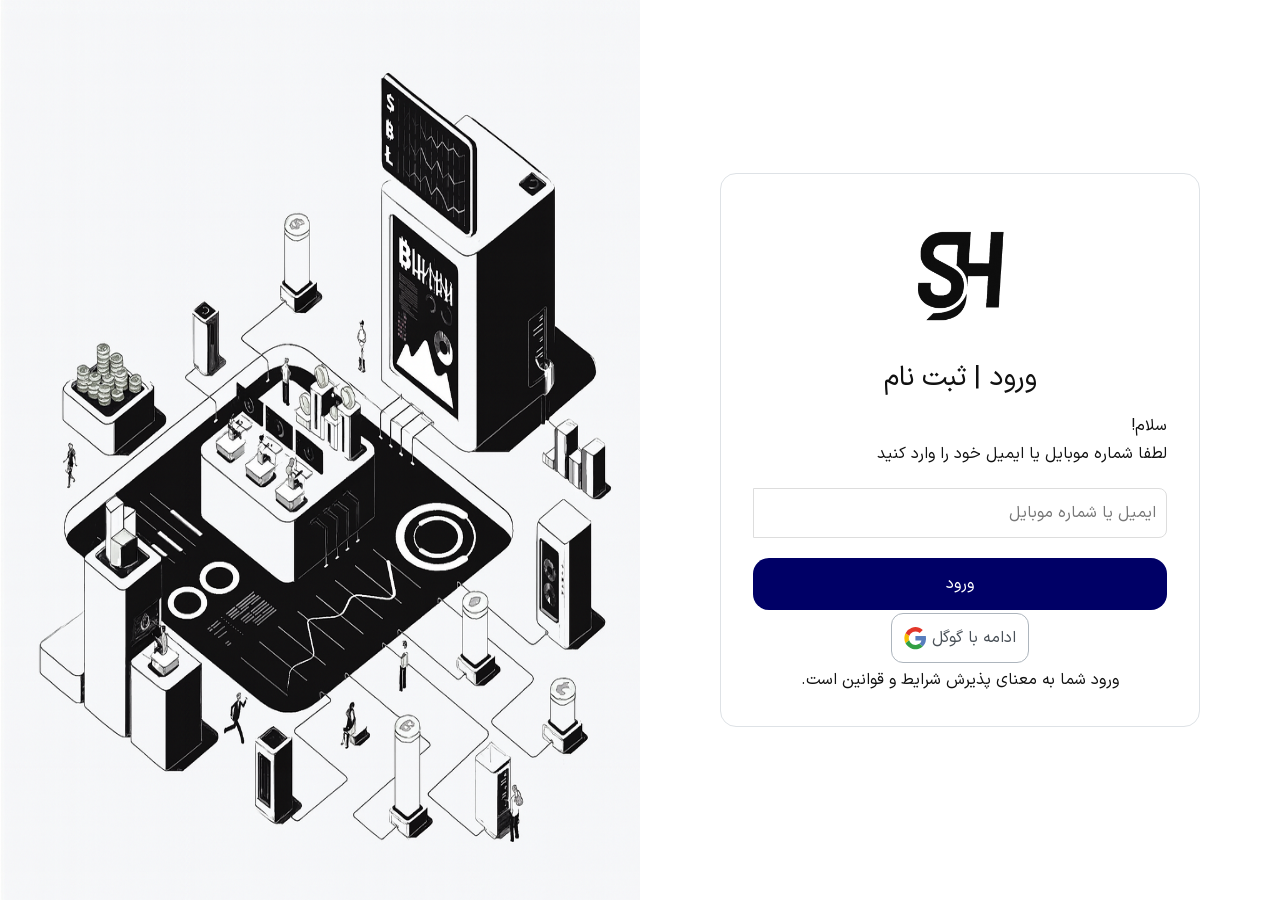
<file: login.html>
<!DOCTYPE html>
<html dir="rtl" lang="fa">
<head>
    <meta charset="UTF-8">
    <link rel="icon" href="assets/img/2.jpg" type="image/2.jpg">
    <meta name="viewport" content="width=device-width, initial-scale=1.0">
    <title>ورود | ثبت نام</title>
    <link rel="stylesheet" href="assets/css/vendors/bootstrap/bootstrap.rtl.css">
    <link rel="stylesheet" href="assets/css/vendors/fontawesome/fontawesome.min.css">
    <link rel="stylesheet" href="assets/css/style.css">
</head>
<body class="body-login">
<div class="login-wrapper d-flex justify-content-center align-content-center flex-row w-100 vh-100">
    <!-- ستون فرم -->
    <div class="col-md-6 col-12 d-flex h-100 bg-white align-items-center justify-content-center p-4">
        <div class="login-form text-center">
            <img src="assets/img/02.jpg" alt="لوگو" class="mb-3">
            <h1 class="fw-bold fs-3 mb-3">ورود | ثبت نام</h1>
            <p class="text-start">سلام!</p>
            <p class="text-start">لطفا شماره موبایل یا ایمیل خود را وارد کنید</p>
            <form class="mb-3">
                <div class="input-group">
                    <input type="text" id="email" placeholder=" " required>
                    <label for="email">ایمیل یا شماره موبایل</label>
                </div>
                <button type="submit" class="btn-auth w-100 fw-bold">ورود</button>
            </form>
            <a href="" class="auth">
                ادامه با گوگل
                <svg
                        xmlns="http://www.w3.org/2000/svg"
                        viewBox="0 0 128 128"
                        width="1.4em"
                        height="1.4em"
                        {...props}
                >
                    <path
                            fill="#fff"
                            d="M44.59 4.21a63.28 63.28 0 0 0 4.33 120.9a67.6 67.6 0 0 0 32.36.35a57.13 57.13 0 0 0 25.9-13.46a57.44 57.44 0 0 0 16-26.26a74.3 74.3 0 0 0 1.61-33.58H65.27v24.69h34.47a29.72 29.72 0 0 1-12.66 19.52a36.2 36.2 0 0 1-13.93 5.5a41.3 41.3 0 0 1-15.1 0A37.2 37.2 0 0 1 44 95.74a39.3 39.3 0 0 1-14.5-19.42a38.3 38.3 0 0 1 0-24.63a39.25 39.25 0 0 1 9.18-14.91A37.17 37.17 0 0 1 76.13 27a34.3 34.3 0 0 1 13.64 8q5.83-5.8 11.64-11.63c2-2.09 4.18-4.08 6.15-6.22A61.2 61.2 0 0 0 87.2 4.59a64 64 0 0 0-42.61-.38"
                    ></path>
                    <path
                            fill="#e33629"
                            d="M44.59 4.21a64 64 0 0 1 42.61.37a61.2 61.2 0 0 1 20.35 12.62c-2 2.14-4.11 4.14-6.15 6.22Q95.58 29.23 89.77 35a34.3 34.3 0 0 0-13.64-8a37.17 37.17 0 0 0-37.46 9.74a39.25 39.25 0 0 0-9.18 14.91L8.76 35.6A63.53 63.53 0 0 1 44.59 4.21"
                    ></path>
                    <path
                            fill="#f8bd00"
                            d="M3.26 51.5a63 63 0 0 1 5.5-15.9l20.73 16.09a38.3 38.3 0 0 0 0 24.63q-10.36 8-20.73 16.08a63.33 63.33 0 0 1-5.5-40.9"
                    ></path>
                    <path
                            fill="#587dbd"
                            d="M65.27 52.15h59.52a74.3 74.3 0 0 1-1.61 33.58a57.44 57.44 0 0 1-16 26.26c-6.69-5.22-13.41-10.4-20.1-15.62a29.72 29.72 0 0 0 12.66-19.54H65.27c-.01-8.22 0-16.45 0-24.68"
                    ></path>
                    <path
                            fill="#319f43"
                            d="M8.75 92.4q10.37-8 20.73-16.08A39.3 39.3 0 0 0 44 95.74a37.2 37.2 0 0 0 14.08 6.08a41.3 41.3 0 0 0 15.1 0a36.2 36.2 0 0 0 13.93-5.5c6.69 5.22 13.41 10.4 20.1 15.62a57.13 57.13 0 0 1-25.9 13.47a67.6 67.6 0 0 1-32.36-.35a63 63 0 0 1-23-11.59A63.7 63.7 0 0 1 8.75 92.4"
                    ></path>
                </svg>
            </a>
            <p class="mt-3">ورود شما به معنای پذیرش شرایط و قوانین است.</p>
        </div>
    </div>
    <!-- ستون تصویر -->
    <div class="col-md-6 d-none d-md-block p-0">
        <img src="assets/img/146.jpg" class="w-100 h-100 object-fit-cover" alt="background">
    </div>
</div>
</body>
</html>
</file>
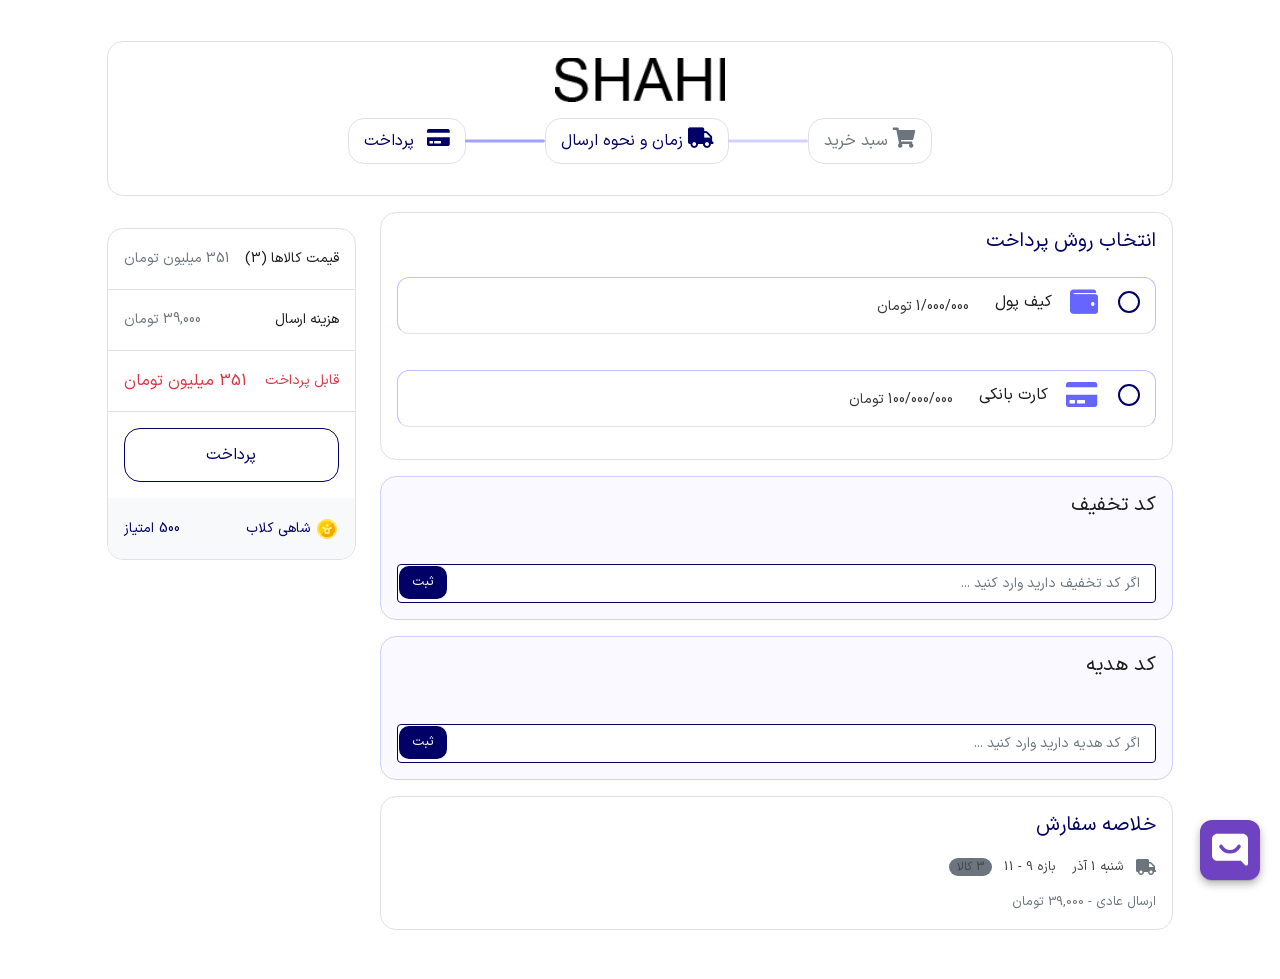
<file: payment.html>
<!DOCTYPE html>
<html dir="rtl" lang="fa">
<!--Head::start-->
<head>
    <meta charset="UTF-8">
    <link rel="icon" href="assets/img/2.jpg" type="image/2.jpg">
    <meta http-equiv="X-UA-Compatible" content="IE=edge">
    <meta name="viewport" content="width=device-width, initial-scale=1.0">
    <meta name="description" content="">
    <meta name="keywords" content="">
    <title>سوپر قالب فروشگاهی شاهی</title>
    <!--    Bootstrap 5 RTL-->
    <link rel="stylesheet" href="assets/css/vendors/bootstrap/bootstrap.rtl.css">
    <!--    Fontawesome 5-->
    <link rel="stylesheet" href="assets/css/vendors/fontawesome/fontawesome.min.css">
    <!--    SwiperJs Styles-->
    <link rel="stylesheet" href="assets/css/vendors/swiper/swiper-bundle.min.css">
    <!--    Main Styles-->
    <link rel="stylesheet" href="assets/css/style.css">
</head>
<!--Head::end-->
<!--Body::start-->
<body>
<!--Main:start-->
<main class="container">
    <div class="payment2">
        <!-- Payment Header:start -->
        <div class="payment-header-alt my-3 rounded-sm ">
            <a href="#"><img src="assets/img/0.png" alt="Logo" class="logo-img d-block mx-auto my-3"></a>
            <div class="payment-progress d-flex justify-content-center align-items-center my-3">
                <a href="cart.html" class="step basket mx-3 text-muted">
                   <p class="text-center w-100">
                       <i class="fa fa-shopping-cart"></i>
                       <span>سبد خرید</span>
                   </p>
                </a>
                <a href="shipping.html" class="step shipping mx-3 d-flex justify-content-between align-items-center">
                    <p class="fs-6 mb-0 text-center w-100">
                        <i class="fa fa-truck"></i>
                        <span>زمان و نحوه ارسال</span>
                    </p>
                </a>
                <a href="payment.html" class="step payment mx-3 d-flex justify-content-between align-items-center">
                 <p class="text-center w-100">
                     <i class="fa fa-credit-card pe-2"></i>
                     <span>پرداخت</span>
                 </p>
                </a>
            </div>
        </div>
        <!-- Payment Header:end -->
        <!-- Payment Details:start -->
        <div class="payment-details-alt cart mt-3">
            <div class="row">
                <div class="col-lg-8 col-xl-9">
                    <!-- Payment Method:start -->
                    <div class="payment-methods-alt p-3 mb-3">
                        <h2 class="fs-5 fw-bold">انتخاب روش پرداخت</h2>
                        <form class="mt-4">
                            <div class="payment-option mb-3 pb-3 border-bottom">
                                <input type="radio" name="payMethodAlt" id="walletAlt" class="radio-btn">
                                <label for="walletAlt" class="fw-bold">
                                    <i class="fa fa-wallet fs-3 px-2"></i>
                                    کیف پول
                                    <span class="d-block mt-2 ms-3 fs-7 fw-lighter">1/000/000 تومان</span>
                                </label>
                            </div>
                            <div class="payment-option mb-3 pb-3 border-bottom">
                                <input type="radio" name="payMethodAlt" id="netPurchaseAlt" class="radio-btn">
                                <label for="netPurchaseAlt" class="fw-bold">
                                    <i class="fa fa-credit-card fs-3 px-2"></i>
                                    کارت بانکی
                                    <span class="d-block mt-2 ms-3 fs-7 fw-lighter">100/000/000 تومان</span>
                                </label>
                            </div>
                        </form>
                    </div>
                    <!-- Payment Method:end -->
                    <!-- Discount Code:start -->
                    <div class="discount-section p-3 mb-3 ">
                        <h2 class="fs-5 fw-bold">کد تخفیف</h2>
                        <form class="position-relative mt-4">
                            <input type="text" class="form-control py-2 rounded" placeholder="اگر کد تخفیف دارید وارد کنید ...">
                            <button type="submit" class="btn position-absolute fs-7">ثبت</button>
                        </form>
                    </div>
                    <!-- Discount Code:end -->
                    <!-- Gift Code:start -->
                    <div class="discount-section p-3 mb-3">
                        <h2 class="fs-5 fw-bold">کد هدیه</h2>
                        <form class="position-relative mt-4">
                            <input type="text" class="form-control py-2 rounded" placeholder="اگر کد هدیه دارید وارد کنید ...">
                            <button type="submit" class="btn position-absolute fs-7">ثبت</button>
                        </form>
                    </div>
                    <!-- Gift Code:end -->
                    <!-- Order Summary:start -->
                    <div class="order-summary p-3 mb-4">
                        <h2 class="fs-5 fw-bold mb-3">خلاصه سفارش</h2>
                        <p class="fw-bold my-2">
                            <i class="fa fa-truck text-muted"></i>
                            <span class="px-1">شنبه 1 آذر</span>
                            <span class="px-1">بازه 9 - 11</span>
                            <span class="badge bg-secondary">3 کالا</span>
                        </p>
                        <span class="fs-7 text-muted">ارسال عادی - 39,000 تومان</span>
                    </div>
                    <!-- Order Summary:end -->
                </div>
                <!-- Prices:start -->
                <div class="col-lg-4 col-xl-3 mt-3">
                    <div class="cart-summary">
                        <div class="price-row d-flex justify-content-between px-3 py-3 border-bottom">
                            <p class="fs-7 fw-bold">قیمت کالاها (3)</p>
                            <p class="fs-7 fw-bold text-muted">351 میلیون تومان</p>
                        </div>
                        <div class="price-row d-flex justify-content-between px-3 py-3 border-bottom">
                            <p class="fs-7 fw-bold">هزینه ارسال</p>
                            <p class="fs-7 fw-bold text-muted">39,000 تومان</p>
                        </div>
                        <div class="price-row d-flex justify-content-between px-3 py-3 border-bottom">
                            <p class="fs-7 fw-bold text-danger">قابل پرداخت</p>
                            <p class="fs-6 fw-bold text-danger">351 میلیون تومان</p>
                        </div>
                        <div class="d-grid p-3">
                            <a href="#" class="btn-auth2 text-center p-1 rounded">پرداخت</a>
                        </div>
                        <div class="cart-points d-flex justify-content-between p-3 bg-light">
                            <div>
                                <img src="assets/img/club-point.svg" alt="">
                                <span class="fs-7">شاهی کلاب</span>
                            </div>
                            <p><span class="fw-bold">500</span> <span class="fs-8">امتیاز</span></p>
                        </div>
                    </div>
                </div>
                <!-- Prices:end -->
            </div>
        </div>
        <!-- Payment Details:end -->
    </div>
</main>
<!--Main:end-->
<!--Chat Widget:start-->
<div class="chat-widget border-radius-2xl custom-box-shadow-s-1">
    <!--    Chat Widget Icon:start-->
    <a href="javascript:void(0)" class="openChatBoxBtn">
        <!--begin::Svg Icon-->
        <svg xmlns="http://www.w3.org/2000/svg" xmlns:xlink="http://www.w3.org/1999/xlink" width="24px" height="24px"
             viewBox="0 0 24 24" version="1.1">
            <g stroke="none" stroke-width="1" fill="none" fill-rule="evenodd">
                <rect x="0" y="0" width="24" height="24"/>
                <path d="M21.9999843,15.009808 L22.0249378,15 L22.0249378,19.5857864 C22.0249378,20.1380712 21.5772226,20.5857864 21.0249378,20.5857864 C20.7597213,20.5857864 20.5053674,20.4804296 20.317831,20.2928932 L18.0249378,18 L5,18 C3.34314575,18 2,16.6568542 2,15 L2,6 C2,4.34314575 3.34314575,3 5,3 L19,3 C20.6568542,3 22,4.34314575 22,6 L22,15 C22,15.0032706 21.9999948,15.0065399 21.9999843,15.009808 Z M6.16794971,10.5547002 C7.67758127,12.8191475 9.64566871,14 12,14 C14.3543313,14 16.3224187,12.8191475 17.8320503,10.5547002 C18.1384028,10.0951715 18.0142289,9.47430216 17.5547002,9.16794971 C17.0951715,8.86159725 16.4743022,8.98577112 16.1679497,9.4452998 C15.0109146,11.1808525 13.6456687,12 12,12 C10.3543313,12 8.9890854,11.1808525 7.83205029,9.4452998 C7.52569784,8.98577112 6.90482849,8.86159725 6.4452998,9.16794971 C5.98577112,9.47430216 5.86159725,10.0951715 6.16794971,10.5547002 Z"
                      fill="#000000"/>
            </g>
        </svg><!--end::Svg Icon-->
    </a>
    <!--    Chat Widget Icon:end-->
    <!--    Chat Widget Box:start-->
    <div class="chat-widget-box custom-box-shadow-s-3 border-radius-3xl">
        <!--    Chat Widget Card:start-->
        <div class="card text-center border-0 bg-white">
            <!--    Chat Widget Card Header:start-->
            <div class="card-header text-start p-3 border-0 fs-7">
                سوالی دارید؟ به سرعت پاسخ بگیرید!
                <a href="javascript:void(0)" class="text-white closeChatWidgetBoxBtn">
                    <i class="fa fa-times float-end border-radius-circle"></i>
                </a>
            </div>
            <!--    Chat Widget Card Header:end-->
            <!--    Chat Widget Card Body:start-->
            <div class="card-body py-4 bg-white ChatBodyWrapper">
                <!--    Chat Widget Card Body Item:start-->
                <div class="chat-widget-msg mb-3 float-end chat-info border-radius-3xl">
                    <p class="py-2 px-3 fs-7">
                        با پشتیبانی آنلاین شاهی بهترین تجربه یک خرید و سفارش آنلاین را داشته باشید!
                    </p>
                    <div class="chat-info-details ltr py-2 px-3">
                        <div class="detail">
                            <i class="fa fa-envelope ps-1"></i>
                            <span>test@gmail.com</span>
                        </div>
                        <div class="detail">
                            <i class="fa fa-phone ps-1"></i>
                            <span>09305138848</span>
                        </div>
                        <div class="detail">
                            <i class="fab fa-whatsapp ps-1"></i>
                            <span>09305138848</span>
                        </div>
                    </div>
                </div>
                <div class="clearfix"></div>
                <!--    Chat Widget Card Body Item:end-->
                <!--    Chat Widget Card Body Item:start-->
                <div class="chat-widget-msg mb-3 customer-msg float-start">
                    <p class="py-2 px-3 border-radius-3-1-br">
                        سلام و خسته نباشید
                    </p>
                </div>
                <div class="clearfix"></div>
                <!--    Chat Widget Card Body Item:end-->
                <!--    Chat Widget Card Body Item:start-->
                <div class="chat-widget-msg mb-3 customer-msg float-start">
                    <p class="py-2 px-3 border-radius-3-1-br">
                        راجب پشتیبانی سوال داشتم!
                    </p>
                </div>
                <div class="clearfix"></div>
                <!--    Chat Widget Card Body Item:end-->
                <!--    Chat Widget Card Body Item:start-->
                <div class="chat-widget-msg mb-3 operator-msg float-end">
                    <p class="py-2 px-3 border-radius-3-1-bl">
                        در خدمتم هر سوالی دارید بپرسید.
                    </p>
                </div>
                <div class="clearfix"></div>
                <!--    Chat Widget Card Body Item:end-->
            </div>
            <!--    Chat Widget Card Body:end-->
            <!--    Chat Widget Card Footer:start-->
            <div class="card-footer text-muted d-flex justify-content-between align-items-center">
                <span class="svg-icon svg-icon-primary svg-icon-2x sendChatToCardBodyBtn">
                    <!--begin::Svg Icon-->
                    <svg
                            xmlns="http://www.w3.org/2000/svg" xmlns:xlink="http://www.w3.org/1999/xlink" width="24px"
                            height="24px" viewBox="0 0 24 24" version="1.1">
                        <g stroke="none" stroke-width="1" fill="none" fill-rule="evenodd">
                            <rect x="0" y="0" width="24" height="24"/>
                            <path d="M3,13.5 L19,12 L3,10.5 L3,3.7732928 C3,3.70255344 3.01501031,3.63261921 3.04403925,3.56811047 C3.15735832,3.3162903 3.45336217,3.20401298 3.70518234,3.31733205 L21.9867539,11.5440392 C22.098181,11.5941815 22.1873901,11.6833905 22.2375323,11.7948177 C22.3508514,12.0466378 22.2385741,12.3426417 21.9867539,12.4559608 L3.70518234,20.6826679 C3.64067359,20.7116969 3.57073936,20.7267072 3.5,20.7267072 C3.22385763,20.7267072 3,20.5028496 3,20.2267072 L3,13.5 Z"
                                  fill="#000000"/>
                        </g>
                    </svg><!--end::Svg Icon-->
                </span>
                <input type="text" class="form-control border-0 WriteMsgInput fs-7" placeholder="اینجا تایپ کنید ...">
                <span class="svg-icon svg-icon-primary svg-icon-2x chatSendFile">
                    <!--begin::Svg Icon-->
                    <svg xmlns="http://www.w3.org/2000/svg" xmlns:xlink="http://www.w3.org/1999/xlink" width="24px"
                         height="24px" viewBox="0 0 24 24" version="1.1">
                        <g stroke="none" stroke-width="1" fill="none" fill-rule="evenodd">
                            <rect x="0" y="0" width="24" height="24"/>
                            <path d="M12.4644661,14.5355339 L9.46446609,14.5355339 C8.91218134,14.5355339 8.46446609,14.9832492 8.46446609,15.5355339 C8.46446609,16.0878187 8.91218134,16.5355339 9.46446609,16.5355339 L12.4644661,16.5355339 L12.4644661,17.5355339 C12.4644661,18.6401034 11.5690356,19.5355339 10.4644661,19.5355339 L6.46446609,19.5355339 C5.35989659,19.5355339 4.46446609,18.6401034 4.46446609,17.5355339 L4.46446609,13.5355339 C4.46446609,12.4309644 5.35989659,11.5355339 6.46446609,11.5355339 L10.4644661,11.5355339 C11.5690356,11.5355339 12.4644661,12.4309644 12.4644661,13.5355339 L12.4644661,14.5355339 Z"
                                  fill="#000000" opacity="0.3"
                                  transform="translate(8.464466, 15.535534) rotate(-45.000000) translate(-8.464466, -15.535534) "/>
                            <path d="M11.5355339,9.46446609 L14.5355339,9.46446609 C15.0878187,9.46446609 15.5355339,9.01675084 15.5355339,8.46446609 C15.5355339,7.91218134 15.0878187,7.46446609 14.5355339,7.46446609 L11.5355339,7.46446609 L11.5355339,6.46446609 C11.5355339,5.35989659 12.4309644,4.46446609 13.5355339,4.46446609 L17.5355339,4.46446609 C18.6401034,4.46446609 19.5355339,5.35989659 19.5355339,6.46446609 L19.5355339,10.4644661 C19.5355339,11.5690356 18.6401034,12.4644661 17.5355339,12.4644661 L13.5355339,12.4644661 C12.4309644,12.4644661 11.5355339,11.5690356 11.5355339,10.4644661 L11.5355339,9.46446609 Z"
                                  fill="#000000"
                                  transform="translate(15.535534, 8.464466) rotate(-45.000000) translate(-15.535534, -8.464466) "/>
                        </g>
                    </svg>
                    <!--end::Svg Icon-->
                </span>
            </div>
            <!--    Chat Widget Card Footer:end-->
            <!--                Send File To Chat Box:start-->
            <div class="send-file-to-chat-box d-none">
                <div class="send-file-to-chat-box-select-file">
                    <button class="d-block btn text-white" id="closeSendFileBoxBtn"><i
                            class="fa fa-times fa-lg pe-2"></i>بستن
                    </button>
                    <label class="border-radius-3xl custom-box-shadow-s-1">
                        <i class="fa fa-file d-block fs-2 mb-3 gray-600"></i>
                        <span id="fileName" class="fs-7">برای انتخاب فایل خود کلیک کنید</span>
                        <input type="file" name="" class="form-control d-none" id="fileInputGetter">
                    </label>
                    <button class="btn btn-primary d-block mt-3 w-100 d-none" id="sendFileBtn">ارسال فایل</button>
                </div>
            </div>
            <!--                Send File To Chat Box:end-->
        </div>
        <!--    Chat Widget Card:end-->
    </div>
    <!--    Chat Widget Box:end-->
</div>
<!--Chat Widget:end-->
<!--Scroll To Top:start-->
<div class="to-top border-radius-circle text-center">
    <a href="#">
        <!--begin::Svg Icon-->
        <svg xmlns="http://www.w3.org/2000/svg" xmlns:xlink="http://www.w3.org/1999/xlink" width="24px" height="24px"
             viewBox="0 0 24 24" version="1.1">
            <g stroke="none" stroke-width="1" fill="none" fill-rule="evenodd">
                <polygon points="0 0 24 0 24 24 0 24"/>
                <path d="M8.2928955,10.2071068 C7.90237121,9.81658249 7.90237121,9.18341751 8.2928955,8.79289322 C8.6834198,8.40236893 9.31658478,8.40236893 9.70710907,8.79289322 L15.7071091,14.7928932 C16.085688,15.1714722 16.0989336,15.7810586 15.7371564,16.1757246 L10.2371564,22.1757246 C9.86396402,22.5828436 9.23139665,22.6103465 8.82427766,22.2371541 C8.41715867,21.8639617 8.38965574,21.2313944 8.76284815,20.8242754 L13.6158645,15.5300757 L8.2928955,10.2071068 Z"
                      fill="#000000" fill-rule="nonzero"
                      transform="translate(12.000003, 15.500003) scale(-1, 1) rotate(-90.000000) translate(-12.000003, -15.500003) "/>
                <path d="M6.70710678,12.2071104 C6.31658249,12.5976347 5.68341751,12.5976347 5.29289322,12.2071104 C4.90236893,11.8165861 4.90236893,11.1834211 5.29289322,10.7928968 L11.2928932,4.79289682 C11.6714722,4.41431789 12.2810586,4.40107226 12.6757246,4.76284946 L18.6757246,10.2628495 C19.0828436,10.6360419 19.1103465,11.2686092 18.7371541,11.6757282 C18.3639617,12.0828472 17.7313944,12.1103502 17.3242754,11.7371577 L12.0300757,6.88414142 L6.70710678,12.2071104 Z"
                      fill="#000000" fill-rule="nonzero" opacity="0.3"
                      transform="translate(12.000003, 8.500003) scale(-1, 1) rotate(-360.000000) translate(-12.000003, -8.500003) "/>
            </g>
        </svg><!--end::Svg Icon-->
    </a>
</div>
<!--Scroll To Top:end-->
<!--Overlay:start-->
<div class="overlay"></div>
<!--Overlay:end-->
<!--Main Script::start-->
<script src="assets/js/main.js"></script>
<!--Main Script::end-->
<!--BootstrapJS:start-->
<script src="assets/js/vendors/bootstrap/bootstrap.bundle.min.js"></script>
<!--BootstrapJS:end-->
<!--SwiperJS:start-->
<script src="assets/js/vendors/swiper/swiper-bundle.min.js"></script>
<!--SwiperJS:end-->
</body>
<!--Body::end-->
</html>
</file>
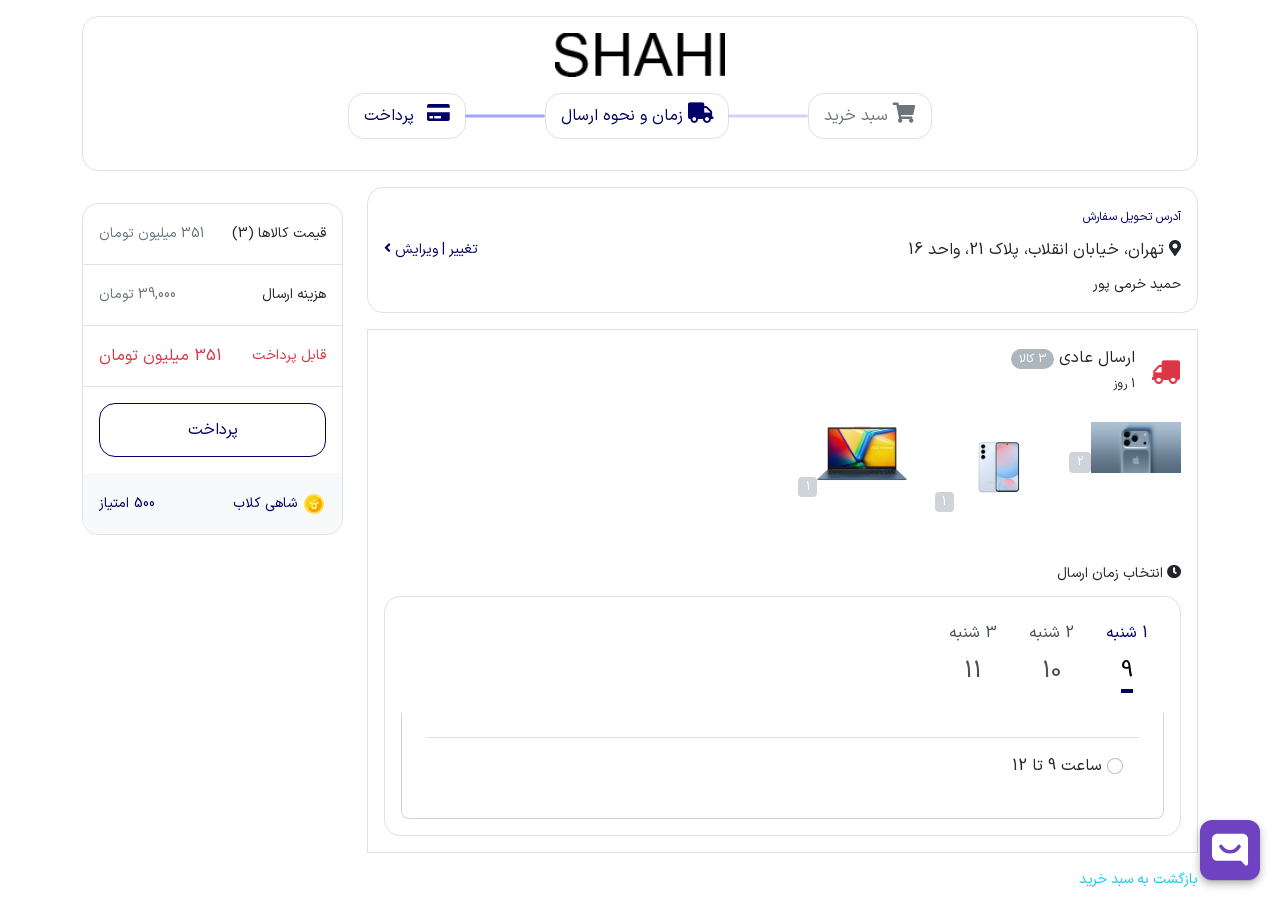
<file: shipping.html>
<!DOCTYPE html>
<html dir="rtl" lang="fa">
<!--Head::start-->
<head>
    <meta charset="UTF-8">
    <link rel="icon" href="assets/img/2.jpg" type="image/2.jpg">
    <meta http-equiv="X-UA-Compatible" content="IE=edge">
    <meta name="viewport" content="width=device-width, initial-scale=1.0">
    <meta name="description" content="">
    <meta name="keywords" content="">
    <title>سوپر قالب فروشگاهی شاپیک</title>
    <!--    Bootstrap 5 RTL-->
    <link rel="stylesheet" href="assets/css/vendors/bootstrap/bootstrap.rtl.css">
    <!--    Fontawesome 5-->
    <link rel="stylesheet" href="assets/css/vendors/fontawesome/fontawesome.min.css">
    <!--    SwiperJs Styles-->
    <link rel="stylesheet" href="assets/css/vendors/swiper/swiper-bundle.min.css">
    <!--    Main Styles-->
    <link rel="stylesheet" href="assets/css/style.css">
</head>
<!--Head::end-->
<!--Body::start-->
<body>
<!--Main:start-->
<main class="container">
    <div class="payment">
        <!-- Payment Header:start -->
        <div class="payment-header-alt my-3 rounded-sm ">
            <a href="#"><img src="assets/img/0.png" alt="Logo" class="logo-img d-block mx-auto my-3"></a>
            <div class="payment-progress d-flex justify-content-center align-items-center my-3">
                <a href="cart.html" class="step basket mx-3 text-muted">
                    <p class="text-center w-100">
                        <i class="fa fa-shopping-cart"></i>
                        <span>سبد خرید</span>
                    </p>
                </a>
                <a href="shipping.html" class="step shipping mx-3 d-flex justify-content-between align-items-center">
                    <p class="fs-6 mb-0 text-center w-100">
                        <i class="fa fa-truck"></i>
                        <span>زمان و نحوه ارسال</span>
                    </p>
                </a>
                <a href="payment.html" class="step payment mx-3 d-flex justify-content-between align-items-center">
                    <p class="text-center w-100">
                        <i class="fa fa-credit-card pe-2"></i>
                        <span>پرداخت</span>
                    </p>
                </a>
            </div>
        </div>
        <!-- Payment Header:end -->
        <!--    Payment Details:start-->
        <div class="payment-details cart">
            <div class="row">
                <div class="col-sm-12 col-md-12 col-lg-8 col-xl-9">
<!--                    Payment Address:start-->
                    <div class="payment-address d-flex justify-content-between align-items-center border-gray-300 border p-3" style="border-radius: 16px">
                        <div class="address-details">
                            <span class="fs-8 theme-color">آدرس تحویل سفارش</span>
                            <p class="fw-bold my-2">
                                <i class="fa fa-map-marker-alt"></i>
                                تهران، خیابان انقلاب، پلاک 21، واحد 16
                            </p>
                            <span class="fs-7">حمید خرمی پور</span>
                        </div>
                        <a href="" class="theme-color fs-7" data-bs-toggle="modal" data-bs-target="#selectAddress">
                            تغییر | ویرایش
                            <i class="fa fa-angle-left"></i>
                        </a>
                        <!-- Modal -->
                        <div class="modal fade" id="selectAddress">
                            <div class="modal-dialog modal-dialog-centered">
                                <div class="modal-content">
                                    <div class="modal-header">
                                        <h5 class="modal-title">انتخاب آدرس</h5>
                                        <button type="button" class="btn-close" data-bs-dismiss="modal" aria-label="Close"></button>
                                    </div>
                                    <div class="modal-body">
                                        <div class="d-grid gap-2 insert-new-address-btn border-bottom-gray-150">
                                            <a href="" class="btn text-start fw-bold">
                                                <i class="fa fa-map-marker-alt pe-2"></i>
                                                ثبت آدرس جدید
                                                <i class="fa fa-angle-left float-end align-middle py-2"></i>
                                            </a>
                                        </div>
                                        <div class="current-addresses">
                                            <form action="" class="px-2">
                                                <div class="mb-4 border-bottom-gray-150 py-3">
                                                    <input class="form-check-input" type="radio" name="payMethod" id="city" checked>
                                                    <label class="form-check-label" for="city">
                                                        تهران سه راه افسریه کوچه حمیدی پلاک 23
                                                        <span class="d-block py-3 fw-lighter gray-600">
                                                            <i class="fa fa-envelope"></i>09122123041
                                                        </span>
                                                    </label>
                                                </div>
                                                <div class="mb-4 border-bottom-gray-150 pb-3">
                                                    <input class="form-check-input" type="radio" name="payMethod" id="city2">
                                                    <label class="form-check-label" for="city2">
                                                      تهران میدان آزادی خیابان هاشمی کوچه همشهر پلاک 24 واحد 28
                                                        <span class="d-block py-3 fw-lighter gray-600">
                                                            <i class="fa fa-envelope"></i>09123214410
                                                        </span>
                                                    </label>
                                                </div>
                                            </form>
                                        </div>
                                    </div>
                                </div>
                            </div>
                        </div>
                    </div>
                    <!--                    Payment Address:end-->
                    <!--                    Payment Transfer Time:start-->
                    <div class="payment-transfer-time border border-radius-xxl mt-3 p-3">
                        <div class="d-flex justify-content-start align-items-center">
                            <i class="fa fa-truck rotate-3d text-danger fs-4"></i>
                            <div class="ms-3">
                                <span class="fw-bold">ارسال عادی
                                    <span class="badge bg-gray-500 border-radius-3xl">3 کالا</span>
                                </span>
                                <p class="fs-8">1 روز</p>
                            </div>
                        </div>
                        <!--                        Payment Products:start-->
                        <div class="payment-products mt-4">
                            <div class="row">
                                <!--                                Payment Product Item:start-->
                                <div class="col-3 col-xl-2">
                                    <!--                                    Payment Product Image:start-->
                                    <div class="payment-products-image position-relative">
                                        <img src="assets/img/39.jpg" alt="" class="object-contain">
                                        <p class="badge bg-gray-400 position-absolute bottom-0">2</p>
                                    </div>
                                    <!--                                    Payment Product Image:end-->
                                </div>
                                <!--                                Payment Product Item:end-->
                                <!--                                Payment Product Item:start-->
                                <div class="col-3 col-xl-2">
                                    <!--                                    Payment Product Image:start-->
                                    <div class="payment-products-image position-relative">
                                        <img src="assets/img/40.jpg" alt="" class="object-contain">
                                        <p class="badge bg-gray-400 position-absolute bottom-0">1</p>
                                    </div>
                                    <!--                                    Payment Product Image:end-->
                                </div>
                                <!--                                Payment Product Item:end-->
                                <!--                                Payment Product Item:start-->
                                <div class="col-3 col-xl-2">
                                    <!--                                    Payment Product Image:start-->
                                    <div class="payment-products-image position-relative">
                                        <img src="assets/img/41.jpg" alt="" class="object-contain">
                                        <p class="badge bg-gray-400 position-absolute bottom-0">1</p>
                                    </div>
                                    <!--                                    Payment Product Image:end-->
                                </div>
                                <!--                                Payment Product Item:end-->
                            </div>
                        </div>
                        <!--                        Payment Products:end-->
                        <!--                        Payment Time:start-->
                        <div class="payment-time mt-5">
                            <p class="fs-7 mb-2">
                                <i class="fa fa-clock"></i>
                                انتخاب زمان ارسال
                            </p>
                            <div class="border border-radius-3xl p-3">
                                <ul class="nav nav-pills mb-3" id="pills-tab" role="tablist">
                                    <li class="nav-item" role="presentation">
                                        <button class="nav-link active" id="pills-home-tab" data-bs-toggle="pill" data-bs-target="#pills-home">
                                            <span class="d-block mb-2">1 شنبه</span>
                                            <span class="fs-4 data-span">9</span>
                                        </button>
                                    </li>
                                    <li class="nav-item" role="presentation">
                                        <button class="nav-link" id="pills-profile-tab" data-bs-toggle="pill" data-bs-target="#pills-profile">
                                            <span class="d-block mb-2">2 شنبه</span>
                                            <span class="fs-4 data-span">10</span>
                                        </button>
                                    </li>
                                    <li class="nav-item" role="presentation">
                                        <button class="nav-link" id="pills-contact-tab" data-bs-toggle="pill" data-bs-target="#pills-contact">
                                            <span class="d-block mb-2">3 شنبه</span>
                                            <span class="fs-4 data-span">11</span>
                                        </button>
                                    </li>
                                </ul>
                                <div class="tab-content" id="pills-tabContent">
                                    <div class="tab-pane fade show active border-top p-3" id="pills-home">
                                        <input class="form-check-input" type="radio" name="radio" id="radio">
                                        <label class="form-check-label" for="radio">
                                            ساعت 9 تا 12
                                        </label>
                                    </div>
                                    <div class="tab-pane fade border-top p-3" id="pills-profile">
                                        <input class="form-check-input" type="radio" name="radio" id="radio2">
                                        <label class="form-check-label" for="radio2">
                                            ساعت 13 تا 15 
                                        </label>
                                    </div>
                                    <div class="tab-pane fade border-top p-3" id="pills-contact">
                                        <input class="form-check-input" type="radio" name="radio" id="radio3">
                                        <label class="form-check-label" for="radio3">
                                            ساعت 17 تا 19
                                        </label>
                                    </div>
                                </div>
                            </div>
                        </div>
                        <!--                        Payment Time:end-->
                    </div>
                    <!--                    Payment Transfer Time:end-->
                    <a href="cart.html" class="text-info mt-3 d-block fs-7">بازگشت به سبد خرید</a>
                </div>
                <!-- Prices:start -->
<div class="col-lg-4 col-xl-3 mt-3">
                    <div class="cart-summary">
                        <div class="price-row d-flex justify-content-between px-3 py-3 border-bottom">
                            <p class="fs-7 fw-bold">قیمت کالاها (3)</p>
                            <p class="fs-7 fw-bold text-muted">351 میلیون تومان</p>
                        </div>
                        <div class="price-row d-flex justify-content-between px-3 py-3 border-bottom">
                            <p class="fs-7 fw-bold">هزینه ارسال</p>
                            <p class="fs-7 fw-bold text-muted">39,000 تومان</p>
                        </div>
                        <div class="price-row d-flex justify-content-between px-3 py-3 border-bottom">
                            <p class="fs-7 fw-bold text-danger">قابل پرداخت</p>
                            <p class="fs-6 fw-bold text-danger">351 میلیون تومان</p>
                        </div>
                        <div class="d-grid p-3">
                            <a href="#" class="btn-auth2 text-center p-1 rounded">پرداخت</a>
                        </div>
                        <div class="cart-points d-flex justify-content-between p-3 bg-light">
                            <div>
                                <img src="assets/img/club-point.svg" alt="">
                                <span class="fs-7">شاهی کلاب</span>
                            </div>
                            <p><span class="fw-bold">500</span> <span class="fs-8">امتیاز</span></p>
                        </div>
                    </div>
                </div>
                <!-- Prices:end -->
            </div>
        </div>
        <!-- Payment Details:end -->
    </div>
</main>
<!--Main:end-->
<!--Chat Widget:start-->
<div class="chat-widget border-radius-2xl custom-box-shadow-s-1">
    <!--    Chat Widget Icon:start-->
    <a href="javascript:void(0)" class="openChatBoxBtn">
        <!--begin::Svg Icon-->
        <svg xmlns="http://www.w3.org/2000/svg" xmlns:xlink="http://www.w3.org/1999/xlink" width="24px" height="24px"
             viewBox="0 0 24 24" version="1.1">
            <g stroke="none" stroke-width="1" fill="none" fill-rule="evenodd">
                <rect x="0" y="0" width="24" height="24"/>
                <path d="M21.9999843,15.009808 L22.0249378,15 L22.0249378,19.5857864 C22.0249378,20.1380712 21.5772226,20.5857864 21.0249378,20.5857864 C20.7597213,20.5857864 20.5053674,20.4804296 20.317831,20.2928932 L18.0249378,18 L5,18 C3.34314575,18 2,16.6568542 2,15 L2,6 C2,4.34314575 3.34314575,3 5,3 L19,3 C20.6568542,3 22,4.34314575 22,6 L22,15 C22,15.0032706 21.9999948,15.0065399 21.9999843,15.009808 Z M6.16794971,10.5547002 C7.67758127,12.8191475 9.64566871,14 12,14 C14.3543313,14 16.3224187,12.8191475 17.8320503,10.5547002 C18.1384028,10.0951715 18.0142289,9.47430216 17.5547002,9.16794971 C17.0951715,8.86159725 16.4743022,8.98577112 16.1679497,9.4452998 C15.0109146,11.1808525 13.6456687,12 12,12 C10.3543313,12 8.9890854,11.1808525 7.83205029,9.4452998 C7.52569784,8.98577112 6.90482849,8.86159725 6.4452998,9.16794971 C5.98577112,9.47430216 5.86159725,10.0951715 6.16794971,10.5547002 Z"
                      fill="#000000"/>
            </g>
        </svg><!--end::Svg Icon-->
    </a>
    <!--    Chat Widget Icon:end-->

    <!--    Chat Widget Box:start-->
    <div class="chat-widget-box custom-box-shadow-s-3 border-radius-3xl">
        <!--    Chat Widget Card:start-->
        <div class="card text-center border-0 bg-white">
            <!--    Chat Widget Card Header:start-->
            <div class="card-header text-start p-3 border-0 fs-7">
                سوالی دارید؟ به سرعت پاسخ بگیرید!
                <a href="javascript:void(0)" class="text-white closeChatWidgetBoxBtn">
                    <i class="fa fa-times float-end border-radius-circle"></i>
                </a>
            </div>
            <!--    Chat Widget Card Header:end-->

            <!--    Chat Widget Card Body:start-->
            <div class="card-body py-4 bg-white ChatBodyWrapper">
                <!--    Chat Widget Card Body Item:start-->
                <div class="chat-widget-msg mb-3 float-end chat-info border-radius-3xl">
                    <p class="py-2 px-3 fs-7">
                        با پشتیبانی آنلاین شاپیک بهترین تجربه یک خرید و سفارش آنلاین را داشته باشید!
                    </p>
                    <div class="chat-info-details ltr py-2 px-3">
                        <div class="detail">
                            <i class="fa fa-envelope ps-1"></i>
                            <span>test@gmail.com</span>
                        </div>
                        <div class="detail">
                            <i class="fa fa-phone ps-1"></i>
                            <span>09305138848</span>
                        </div>
                        <div class="detail">
                            <i class="fab fa-whatsapp ps-1"></i>
                            <span>09305138848</span>
                        </div>
                    </div>
                </div>
                <div class="clearfix"></div>
                <!--    Chat Widget Card Body Item:end-->
                <!--    Chat Widget Card Body Item:start-->
                <div class="chat-widget-msg mb-3 customer-msg float-start">
                    <p class="py-2 px-3 border-radius-3-1-br">
                        سلام و خسته نباشید
                    </p>
                </div>
                <div class="clearfix"></div>
                <!--    Chat Widget Card Body Item:end-->

                <!--    Chat Widget Card Body Item:start-->
                <div class="chat-widget-msg mb-3 customer-msg float-start">
                    <p class="py-2 px-3 border-radius-3-1-br">
                        راجب پشتیبانی سوال داشتم!
                    </p>
                </div>
                <div class="clearfix"></div>
                <!--    Chat Widget Card Body Item:end-->

                <!--    Chat Widget Card Body Item:start-->
                <div class="chat-widget-msg mb-3 operator-msg float-end">
                    <p class="py-2 px-3 border-radius-3-1-bl">
                        در خدمتم هر سوالی دارید بپرسید.
                    </p>
                </div>
                <div class="clearfix"></div>
                <!--    Chat Widget Card Body Item:end-->
            </div>
            <!--    Chat Widget Card Body:end-->

            <!--    Chat Widget Card Footer:start-->
            <div class="card-footer text-muted d-flex justify-content-between align-items-center">
                <span class="svg-icon svg-icon-primary svg-icon-2x sendChatToCardBodyBtn">
                    <!--begin::Svg Icon-->
                    <svg
                            xmlns="http://www.w3.org/2000/svg" xmlns:xlink="http://www.w3.org/1999/xlink" width="24px"
                            height="24px" viewBox="0 0 24 24" version="1.1">
                        <g stroke="none" stroke-width="1" fill="none" fill-rule="evenodd">
                            <rect x="0" y="0" width="24" height="24"/>
                            <path d="M3,13.5 L19,12 L3,10.5 L3,3.7732928 C3,3.70255344 3.01501031,3.63261921 3.04403925,3.56811047 C3.15735832,3.3162903 3.45336217,3.20401298 3.70518234,3.31733205 L21.9867539,11.5440392 C22.098181,11.5941815 22.1873901,11.6833905 22.2375323,11.7948177 C22.3508514,12.0466378 22.2385741,12.3426417 21.9867539,12.4559608 L3.70518234,20.6826679 C3.64067359,20.7116969 3.57073936,20.7267072 3.5,20.7267072 C3.22385763,20.7267072 3,20.5028496 3,20.2267072 L3,13.5 Z"
                                  fill="#000000"/>
                        </g>
                    </svg><!--end::Svg Icon-->
                </span>
                <input type="text" class="form-control border-0 WriteMsgInput fs-7" placeholder="اینجا تایپ کنید ...">
                <span class="svg-icon svg-icon-primary svg-icon-2x chatSendFile">
                    <!--begin::Svg Icon-->
                    <svg xmlns="http://www.w3.org/2000/svg" xmlns:xlink="http://www.w3.org/1999/xlink" width="24px"
                         height="24px" viewBox="0 0 24 24" version="1.1">
                        <g stroke="none" stroke-width="1" fill="none" fill-rule="evenodd">
                            <rect x="0" y="0" width="24" height="24"/>
                            <path d="M12.4644661,14.5355339 L9.46446609,14.5355339 C8.91218134,14.5355339 8.46446609,14.9832492 8.46446609,15.5355339 C8.46446609,16.0878187 8.91218134,16.5355339 9.46446609,16.5355339 L12.4644661,16.5355339 L12.4644661,17.5355339 C12.4644661,18.6401034 11.5690356,19.5355339 10.4644661,19.5355339 L6.46446609,19.5355339 C5.35989659,19.5355339 4.46446609,18.6401034 4.46446609,17.5355339 L4.46446609,13.5355339 C4.46446609,12.4309644 5.35989659,11.5355339 6.46446609,11.5355339 L10.4644661,11.5355339 C11.5690356,11.5355339 12.4644661,12.4309644 12.4644661,13.5355339 L12.4644661,14.5355339 Z"
                                  fill="#000000" opacity="0.3"
                                  transform="translate(8.464466, 15.535534) rotate(-45.000000) translate(-8.464466, -15.535534) "/>
                            <path d="M11.5355339,9.46446609 L14.5355339,9.46446609 C15.0878187,9.46446609 15.5355339,9.01675084 15.5355339,8.46446609 C15.5355339,7.91218134 15.0878187,7.46446609 14.5355339,7.46446609 L11.5355339,7.46446609 L11.5355339,6.46446609 C11.5355339,5.35989659 12.4309644,4.46446609 13.5355339,4.46446609 L17.5355339,4.46446609 C18.6401034,4.46446609 19.5355339,5.35989659 19.5355339,6.46446609 L19.5355339,10.4644661 C19.5355339,11.5690356 18.6401034,12.4644661 17.5355339,12.4644661 L13.5355339,12.4644661 C12.4309644,12.4644661 11.5355339,11.5690356 11.5355339,10.4644661 L11.5355339,9.46446609 Z"
                                  fill="#000000"
                                  transform="translate(15.535534, 8.464466) rotate(-45.000000) translate(-15.535534, -8.464466) "/>
                        </g>
                    </svg>
                    <!--end::Svg Icon-->
                </span>
            </div>
            <!--    Chat Widget Card Footer:end-->

            <!--                Send File To Chat Box:start-->
            <div class="send-file-to-chat-box d-none">
                <div class="send-file-to-chat-box-select-file">
                    <button class="d-block btn text-white" id="closeSendFileBoxBtn"><i
                            class="fa fa-times fa-lg pe-2"></i>بستن
                    </button>
                    <label class="border-radius-3xl custom-box-shadow-s-1">
                        <i class="fa fa-file d-block fs-2 mb-3 gray-600"></i>
                        <span id="fileName" class="fs-7">برای انتخاب فایل خود کلیک کنید</span>
                        <input type="file" name="" class="form-control d-none" id="fileInputGetter">
                    </label>
                    <button class="btn btn-primary d-block mt-3 w-100 d-none" id="sendFileBtn">ارسال فایل</button>
                </div>
            </div>
            <!--                Send File To Chat Box:end-->
        </div>
        <!--    Chat Widget Card:end-->
    </div>
    <!--    Chat Widget Box:end-->
</div>
<!--Chat Widget:end-->

<!--Scroll To Top:start-->
<div class="to-top border-radius-circle text-center">
    <a href="#">
        <!--begin::Svg Icon-->
        <svg xmlns="http://www.w3.org/2000/svg" xmlns:xlink="http://www.w3.org/1999/xlink" width="24px" height="24px"
             viewBox="0 0 24 24" version="1.1">
            <g stroke="none" stroke-width="1" fill="none" fill-rule="evenodd">
                <polygon points="0 0 24 0 24 24 0 24"/>
                <path d="M8.2928955,10.2071068 C7.90237121,9.81658249 7.90237121,9.18341751 8.2928955,8.79289322 C8.6834198,8.40236893 9.31658478,8.40236893 9.70710907,8.79289322 L15.7071091,14.7928932 C16.085688,15.1714722 16.0989336,15.7810586 15.7371564,16.1757246 L10.2371564,22.1757246 C9.86396402,22.5828436 9.23139665,22.6103465 8.82427766,22.2371541 C8.41715867,21.8639617 8.38965574,21.2313944 8.76284815,20.8242754 L13.6158645,15.5300757 L8.2928955,10.2071068 Z"
                      fill="#000000" fill-rule="nonzero"
                      transform="translate(12.000003, 15.500003) scale(-1, 1) rotate(-90.000000) translate(-12.000003, -15.500003) "/>
                <path d="M6.70710678,12.2071104 C6.31658249,12.5976347 5.68341751,12.5976347 5.29289322,12.2071104 C4.90236893,11.8165861 4.90236893,11.1834211 5.29289322,10.7928968 L11.2928932,4.79289682 C11.6714722,4.41431789 12.2810586,4.40107226 12.6757246,4.76284946 L18.6757246,10.2628495 C19.0828436,10.6360419 19.1103465,11.2686092 18.7371541,11.6757282 C18.3639617,12.0828472 17.7313944,12.1103502 17.3242754,11.7371577 L12.0300757,6.88414142 L6.70710678,12.2071104 Z"
                      fill="#000000" fill-rule="nonzero" opacity="0.3"
                      transform="translate(12.000003, 8.500003) scale(-1, 1) rotate(-360.000000) translate(-12.000003, -8.500003) "/>
            </g>
        </svg><!--end::Svg Icon-->
    </a>

</div>
<!--Scroll To Top:end-->

<!--Overlay:start-->
<div class="overlay"></div>
<!--Overlay:end-->

<!--Main Script::start-->
<script src="assets/js/main.js"></script>
<!--Main Script::end-->

<!--BootstrapJS:start-->
<script src="assets/js/vendors/bootstrap/bootstrap.bundle.min.js"></script>
<!--BootstrapJS:end-->

<!--SwiperJS:start-->
<script src="assets/js/vendors/swiper/swiper-bundle.min.js"></script>
<!--SwiperJS:end-->

</body>
<!--Body::end-->

</html>
</file>
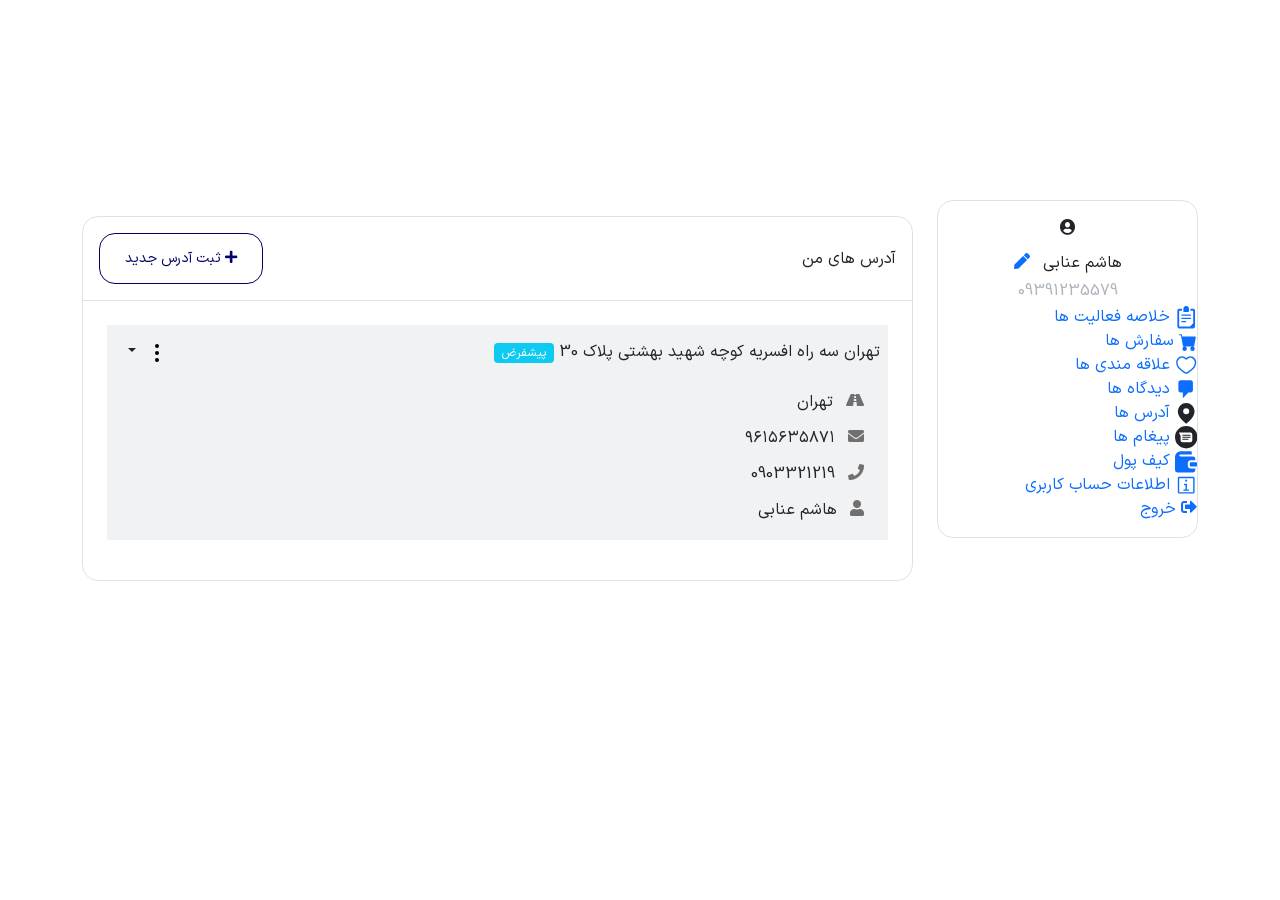
<file: user-addresses.html>
<!DOCTYPE html>
<html dir="rtl" lang="fa">
<!--Head::start-->
<head>
    <meta charset="UTF-8">
    <link rel="icon" href="assets/img/2.jpg" type="image/2.jpg">
    <meta http-equiv="X-UA-Compatible" content="IE=edge">
    <meta name="viewport" content="width=device-width, initial-scale=1.0">
    <meta name="description" content="">
    <meta name="keywords" content="">
    <title>سوپر قالب فروشگاهی شاپیک</title>
    <!--    Bootstrap 5 RTL-->
    <link rel="stylesheet" href="assets/css/vendors/bootstrap/bootstrap.rtl.css">
    <!--    Fontawesome 5-->
    <link rel="stylesheet" href="assets/css/vendors/fontawesome/fontawesome.min.css">
    <!--    Nice Select-->
    <link rel="stylesheet" href="assets/css/vendors/niceselect/nice-select.css">
    <!--    Main Styles-->
    <link rel="stylesheet" href="assets/css/style.css">
</head>
<!--Head::end-->
<!--Body::start-->
<body>
<main class="mt-xxxx-large">
    <!--    User Panel Wrapper:start-->
    <div class="user-panel-wrapper">
        <div class="container">
            <div class="row">
                <div class="col-sm-12 col-md-12 col-lg-4 col-xl-3">
                    <!-- User Panel Aside:start -->
                    <aside class="user-panel-aside border border-radius-3xl py-3" dir="rtl" aria-label="پنل کاربر">
                        <!-- header (ثابت بالای پنل) -->
                        <div class="user-panel-aside-header text-center">
                            <div class="user-avatar" aria-hidden="true">
                                <i class="fa fa-user-circle" aria-hidden="true"></i>
                            </div>
                            <p class="fw-bold mt-2 user-name">
                               هاشم عنابی
                                <a href="#" class="ps-2 user-edit-link" aria-label="ویرایش">
                                    <i class="fa fa-pen" aria-hidden="true"></i>
                                </a>
                            </p>
                            <p class="gray-500 user-phone">09391235579</p>
                        </div>
                        <!-- منو — قابل اسکرول (بخش قابل رشد) -->
                        <div class="user-panel-aside-menu">
                            <ul class="menu-list" role="menu" aria-label="منوی پنل کاربری">
                                <li class="menu-item" role="menuitem">
                                    <a href="" class="menu-link">
                                              <span class="icon-wrap">
                                               <svg
                                                       xmlns="http://www.w3.org/2000/svg"
                                                       viewBox="0 0 12 12"
                                                       width="1.4em"
                                                       height="1.4em"
                                                       {...props}
                                               >
                                          <g fill="none">
                                            <g clipPath="url(#bubblesActivitiesSolid0)">
                                              <path
                                                      fill="currentColor"
                                                      fillRule="evenodd"
                                                      d="M5.896.005a1.5 1.5 0 0 0-1.05.536c-.158.193-.27.425-.317.664c-.03.148-.028.114-.03.857c-.002.724-.002.75.02.826a.5.5 0 0 0 .394.355c.062.01 2.11.01 2.172 0a.5.5 0 0 0 .413-.448c.003-.036.004-.255.003-.728c-.002-.729-.002-.713-.028-.847A1.503 1.503 0 0 0 5.896.005m.063.999a.372.372 0 0 0-.115.708c.054.026.1.036.16.036s.109-.012.169-.042a.373.373 0 0 0-.214-.702M2.2 1.5a1 1 0 0 0-.946.928c-.004.05-.005 1.336-.004 4.368c.001 4.103.002 4.3.01 4.349q.028.164.096.3a1 1 0 0 0 .793.55c.06.006 7.644.006 7.704 0a1 1 0 0 0 .889-.855c.008-.053.008-.243.008-4.392c0-4.15 0-4.339-.008-4.39a1.005 1.005 0 0 0-.79-.839c-.1-.02-.094-.02-.865-.02c-.68 0-.743.001-.759.008a.14.14 0 0 0-.066.067c-.01.024-.01.024-.009.433l.001.41l.017.024a.13.13 0 0 0 .066.052c.015.006.125.007.604.007c.643 0 .615 0 .675.03s.115.101.129.169c.003.017.004 1.005.004 3.262L9.746 9.2l-.01.028a.4.4 0 0 1-.029.056c-.01.016-.326.335-.838.848l-.822.82l-.04.02a.2.2 0 0 1-.085.025c-.028.004-.993.005-2.753.004c-2.619-.001-2.71-.002-2.736-.01a.26.26 0 0 1-.177-.19c-.003-.018-.005-1.15-.005-4.053c0-3.553 0-4.032.007-4.056a.25.25 0 0 1 .186-.184c.026-.006.117-.007.616-.007c.479 0 .589-.001.604-.007a.13.13 0 0 0 .066-.052l.016-.024l.002-.41c0-.41 0-.41-.01-.433a.14.14 0 0 0-.065-.067c-.016-.007-.078-.008-.73-.008zm1.518 3a.38.38 0 0 0-.331.28a.5.5 0 0 0 .002.194a.4.4 0 0 0 .106.175c.028.026.083.06.117.074c.073.03-.098.028 2.389.028s2.316.002 2.388-.027a.5.5 0 0 0 .118-.075a.4.4 0 0 0 .106-.175a.5.5 0 0 0 .002-.194a.39.39 0 0 0-.278-.272C8.308 4.5 8.167 4.5 6.02 4.5zm-.04 1.756a.37.37 0 0 0-.301.346a.37.37 0 0 0 .283.386c.038.01.045.01 2.337.01c2.563 0 2.328.003 2.406-.034a.3.3 0 0 0 .11-.075a.37.37 0 0 0 .074-.426a.38.38 0 0 0-.24-.2l-.035-.012H6.01c-1.9-.001-2.307 0-2.332.005m-.02 1.755a.374.374 0 0 0-.074.698c.085.042-.021.038 1.104.038c1.12 0 1.019.004 1.1-.035A.37.37 0 0 0 6 8.394a.37.37 0 0 0-.222-.362c-.072-.033.004-.031-1.093-.03c-.968 0-.991 0-1.026.009"
                                                      clipRule="evenodd"
                                              ></path>
                                            </g>
                                            <defs>
                                              <clipPath id="bubblesActivitiesSolid0">
                                                <path fill="#fff" d="M0 0h12v12H0z"></path>
                                              </clipPath>
                                            </defs>
                                          </g>
                                        </svg>
                                              </span>
                                        <span class="menu-text">خلاصه فعالیت ها</span>
                                    </a>
                                </li>
                                <li class="menu-item" role="menuitem">
                                    <a href="" class="menu-link">
          <span class="icon-wrap">
            <svg width="18" height="18" viewBox="0 0 16 16" fill="currentColor" aria-hidden="true">
              <path d="M11.354 6.354a.5.5 0 0 0-.708-.708L8 8.293 6.854 7.146a.5.5 0 1 0-.708.708l1.5 1.5a.5.5 0 0 0 .708 0l3-3z"/>
              <path d="M.5 1a.5.5 0 0 0 0 1h1.11l.401 1.607 1.498 7.985A.5.5 0 0 0 4 12h1a2 2 0 1 0 0 4 2 2 0 0 0 0-4h7a2 2 0 1 0 0 4 2 2 0 0 0 0-4h1a.5.5 0 0 0 .491-.408l1.5-8A.5.5 0 0 0 14.5 3H2.89l-.405-1.621A.5.5 0 0 0 2 1H.5z"/>
            </svg>
          </span>
                                        <span class="menu-text">سفارش ها</span>
                                    </a>
                                </li>

                                <li class="menu-item" role="menuitem">
                                    <a href="#" class="menu-link">
          <span class="icon-wrap">
               <svg
                       xmlns="http://www.w3.org/2000/svg"
                       viewBox="0 0 24 24"
                       width="1.4em"
                       height="1.4em"
                       {...props}
               >
      <path
              fill="currentColor"
              d="m8.962 18.91l.464-.588zM12 5.5l-.54.52a.75.75 0 0 0 1.08 0zm3.038 13.41l.465.59zm-5.612-.588C7.91 17.127 6.253 15.96 4.938 14.48C3.65 13.028 2.75 11.335 2.75 9.137h-1.5c0 2.666 1.11 4.7 2.567 6.339c1.43 1.61 3.254 2.9 4.68 4.024zM2.75 9.137c0-2.15 1.215-3.954 2.874-4.713c1.612-.737 3.778-.541 5.836 1.597l1.08-1.04C10.1 2.444 7.264 2.025 5 3.06C2.786 4.073 1.25 6.425 1.25 9.137zM8.497 19.5c.513.404 1.063.834 1.62 1.16s1.193.59 1.883.59v-1.5c-.31 0-.674-.12-1.126-.385c-.453-.264-.922-.628-1.448-1.043zm7.006 0c1.426-1.125 3.25-2.413 4.68-4.024c1.457-1.64 2.567-3.673 2.567-6.339h-1.5c0 2.198-.9 3.891-2.188 5.343c-1.315 1.48-2.972 2.647-4.488 3.842zM22.75 9.137c0-2.712-1.535-5.064-3.75-6.077c-2.264-1.035-5.098-.616-7.54 1.92l1.08 1.04c2.058-2.137 4.224-2.333 5.836-1.596c1.659.759 2.874 2.562 2.874 4.713zm-8.176 9.185c-.526.415-.995.779-1.448 1.043s-.816.385-1.126.385v1.5c.69 0 1.326-.265 1.883-.59c.558-.326 1.107-.756 1.62-1.16z"
      ></path>
    </svg>
          </span>
                                        <span class="menu-text">علاقه مندی ها</span>
                                    </a>
                                </li>

                                <li class="menu-item" role="menuitem">
                                    <a href="#" class="menu-link">
          <span class="icon-wrap">
                <svg
                        xmlns="http://www.w3.org/2000/svg"
                        viewBox="0 0 20 20"
                        width="1.4em"
                        height="1.4em"
                        {...props}
                >
      <path
              fill="currentColor"
              d="M5 2h9c1.1 0 2 .9 2 2v7c0 1.1-.9 2-2 2h-2l-5 5v-5H5c-1.1 0-2-.9-2-2V4c0-1.1.9-2 2-2"
      ></path>
    </svg>
          </span>
                                        <span class="menu-text">دیدگاه ها</span>
                                    </a>
                                </li>

                                <!-- item active: class روی li، نه a -->
                                <li class="menu-item active" role="menuitem" aria-current="page">
                                    <a href="#" class="menu-link">
          <span class="icon-wrap">
               <svg class="text-dark"
                       xmlns="http://www.w3.org/2000/svg"
                       viewBox="0 0 24 24"
                       width="1.4em"
                       height="1.4em"
                       {...props}
               >
      <path
              fill="currentColor"
              d="M10.115 21.811c.606.5 1.238.957 1.885 1.403a27 27 0 0 0 1.885-1.403a28 28 0 0 0 2.853-2.699C18.782 16.877 21 13.637 21 10a9 9 0 1 0-18 0c0 3.637 2.218 6.876 4.262 9.112a28 28 0 0 0 2.853 2.7M12 13.25a3.25 3.25 0 1 1 0-6.5a3.25 3.25 0 0 1 0 6.5"
      ></path>
    </svg>
          </span>
                                        <span class="menu-text">آدرس ها</span>
                                    </a>
                                </li>

                                <li class="menu-item" role="menuitem">
                                    <a href="#" class="menu-link">
          <span class="icon-wrap">
             <svg class="text-dark"
                     xmlns="http://www.w3.org/2000/svg"
                     viewBox="0 0 24 24"
                     width="1.4em"
                     height="1.4em"
                     {...props}
             >
      <path
              fill="currentColor"
              d="M12 0A12 12 0 0 0 0 12a12 12 0 0 0 12 12a12 12 0 0 0 12-12A12 12 0 0 0 12 0M4.911 7.089h11.456a2.197 2.197 0 0 1 2.165 2.19v5.863a2.213 2.213 0 0 1-2.177 2.178H8.04c-1.174 0-2.04-.99-2.04-2.178v-4.639L4.503 7.905c-.31-.42-.05-.816.408-.816m3.415 2.19c-.347 0-.68.21-.68.544s.333.544.68.544h7.905c.346 0 .68-.21.68-.544s-.334-.545-.68-.545zm0 2.177c-.347 0-.68.21-.68.544s.333.544.68.544h7.905c.346 0 .68-.21.68-.544s-.334-.544-.68-.544zm-.013 2.19c-.346 0-.68.21-.68.544s.334.544.68.544h5.728c.347 0 .68-.21.68-.544s-.333-.545-.68-.545z"
      ></path>
    </svg>
          </span>
                                        <span class="menu-text">پیغام ها</span>
                                    </a>
                                </li>

                                <li class="menu-item" role="menuitem">
                                    <a href="#" class="menu-link">
          <span class="icon-wrap">
          <svg
                  xmlns="http://www.w3.org/2000/svg"
                  viewBox="0 0 14 14"
                  width="1.4em"
                  height="1.4em"
                  {...props}
          >
      <path
              fill="currentColor"
              fillRule="evenodd"
              d="M0 4.355a3.5 3.5 0 0 1 3.5-3.5H10a.5.5 0 0 1 .5.5v1.398H3.355a.625.625 0 1 0 0 1.25h7.585q.03 0 .058-.003h.214a1.5 1.5 0 0 1 1.5 1.5v.916h-2.95c-.824 0-1.75.625-1.75 1.695v1.778c0 1.07.926 1.695 1.75 1.695h2.95v.916a1.5 1.5 0 0 1-1.5 1.5H1.5A1.5 1.5 0 0 1 0 12.5zm9.763 3.311h3.5c.276 0 .5.2.5.445v1.778c0 .246-.224.445-.5.445h-3.5c-.276 0-.5-.2-.5-.445V8.111c0-.246.224-.445.5-.445"
              clipRule="evenodd"
      ></path>
    </svg>
          </span>
                                        <span class="menu-text">کیف پول</span>
                                    </a>
                                </li>

                                <li class="menu-item" role="menuitem">
                                    <a href="#" class="menu-link">
          <span class="icon-wrap">
         <svg
                 xmlns="http://www.w3.org/2000/svg"
                 viewBox="0 0 32 32"
                 width="1.4em"
                 height="1.4em"
                 {...props}
         >
      <path
              fill="currentColor"
              d="M17 22v-8h-4v2h2v6h-3v2h8v-2zM16 8a1.5 1.5 0 1 0 1.5 1.5A1.5 1.5 0 0 0 16 8"
      ></path>
      <path
              fill="currentColor"
              d="M26 28H6a2 2 0 0 1-2-2V6a2 2 0 0 1 2-2h20a2 2 0 0 1 2 2v20a2 2 0 0 1-2 2M6 6v20h20V6Z"
      ></path>
    </svg>
          </span>
                                        <span class="menu-text">اطلاعات حساب کاربری</span>
                                    </a>
                                </li>

                                <li class="menu-item logout" role="menuitem">
                                    <a href="#" class="menu-link">
          <span class="icon-wrap">
            <i class="fa fa-sign-out-alt" aria-hidden="true"></i>
          </span>
                                        <span class="menu-text">خروج</span>
                                    </a>
                                </li>
                            </ul>
                        </div>
                    </aside>
                    <!-- User Panel Aside:end -->
                </div>
                <div class="col-sm-12 col-md-12 col-lg-8 col-xl-9">
                    <!--        User Panel Content:start-->
                    <div class="user-panel-content">
                        <!--                        User Panel Addresses:start-->
                        <div class="user-panel-comments mt-3 border border-radius-3xl">
                            <!--                            User Panel Addresses Header:start-->
                            <div class="user-panel-comments-header d-flex justify-content-between align-items-center p-3 border-bottom-gray-300">
                                <p class="fw-bold">آدرس های من</p>
                                <a href="" class="btn-auth2 fs-7 border-radius-3xl py-2"
                                   data-bs-toggle="modal" data-bs-target="#insertNewAddressModal">
                                    <i class="fa fa-plus"></i>
                                    ثبت آدرس جدید
                                </a>
                                <!-- Modal -->
                                <div class="modal fade" id="insertNewAddressModal">
                                    <div class="modal-dialog modal-dialog-centered modal-lg">
                                        <div class="modal-content">
                                            <div class="modal-header">
                                                <h5 class="modal-title">
                                                    افزودن آدرس جدید
                                                    <span class="d-block fs-7 gray-600 fw-lighter mt-2">آدرس تحویل سفارش را مشخص کنید.</span>
                                                </h5>
                                                <button type="button" class="btn-close" data-bs-dismiss="modal"
                                                        aria-label="Close"></button>
                                            </div>
                                            <div class="modal-body">
                                                <form class="row g-3">
                                                    <div class="col-md-6">
                                                        <label for="name" class="form-label fw-bold">نام و نام
                                                            خانوادگی</label>
                                                        <input type="text" class="form-control border-radius-3xl"
                                                               id="name" placeholder="نام کامل خود را وارد کنید ...">
                                                    </div>
                                                    <div class="col-md-6">
                                                        <label for="phoneNumber" class="form-label fw-bold">شماره
                                                            موبایل</label>
                                                        <input type="tel" class="form-control border-radius-3xl"
                                                               id="phoneNumber" placeholder="09xxxxxxxxx">
                                                    </div>
                                                    <div class="col-md-6">
                                                        <label for="province" class="form-label fw-bold">انتخاب
                                                            استان</label>
                                                        <select id="province" class="wide mt-2 border-radius-3xl">
                                                            <option selected>خراسان رضوی</option>
                                                            <option value="1">تهران</option>
                                                            <option value="2">فارش</option>
                                                        </select>
                                                    </div>
                                                    <div class="col-md-6">
                                                        <label for="city" class="form-label fw-bold">انتخاب شهر</label>
                                                        <select id="city" class="wide mt-2 border-radius-3xl">
                                                            <option selected>تهران</option>
                                                            <option value="1">طبس</option>
                                                            <option value="2">بیرجند</option>
                                                        </select>
                                                    </div>
                                                    <div class="col-md-12">
                                                        <label for="address" class="form-label fw-bold">آدرس
                                                            پستی</label>
                                                        <textarea class="form-control border-radius-3xl" id="address"
                                                                  rows="3"
                                                                  placeholder="آدرس تحویل گیرنده مرسوله را وارد کنید ..."></textarea>
                                                    </div>
                                                    <div class="col-md-12">
                                                        <label for="postCode" class="form-label fw-bold">کد پستی</label>
                                                        <input type="text" class="form-control border-radius-3xl"
                                                               id="postCode"
                                                               placeholder="کد پستی را بدون خط تیره وارد کنید ...">
                                                    </div>
                                                    <div class="col-12">
                                                        <button type="submit"
                                                                class="btn custom-btn-primary border-radius-3xl">ثبت و
                                                            ارسال به این آدرس
                                                        </button>
                                                        <button type="button" class="text-info btn fw-lighter"
                                                                data-bs-dismiss="modal">انصراف و شاپیک
                                                        </button>
                                                    </div>
                                                </form>
                                            </div>
                                        </div>
                                    </div>
                                </div>
                            </div>
                            <!--                            User Panel Addresses Header:end-->
                            <!--                            User Panel Addresses Content:start-->
                            <div class="user-panel-comments-content p-4">
                                <!--                                User Panel Address Item:start-->
                                <div class="user-panel-address-item bg-gray-150 p-2 mb-3">
                                    <div>
                                        <!--                                User Panel Comment Item Header:start-->
                                        <div class="user-panel-comment-item-header d-flex justify-content-between align-items-center pb-2">
                                            <p class="fw-bold">
                                                تهران سه راه افسریه کوچه شهید بهشتی پلاک 30
                                                <span class="badge bg-info">پیشفرض</span>
                                            </p>
                                            <div class="dropdown">
                                                <button class="btn dropdown-toggle" type="button"
                                                        data-bs-toggle="dropdown" aria-expanded="false">
                                                <span>
                                                    <!--begin::Svg Icon-->
                                                   <svg xmlns="http://www.w3.org/2000/svg"
                                                        xmlns:xlink="http://www.w3.org/1999/xlink" width="24px"
                                                        height="24px" viewBox="0 0 24 24" version="1.1">
                                                        <g stroke="none" stroke-width="1" fill="none"
                                                           fill-rule="evenodd">
                                                            <rect x="0" y="0" width="24" height="24"></rect>
                                                            <circle fill="#000000" cx="12" cy="5" r="2"></circle>
                                                            <circle fill="#000000" cx="12" cy="12" r="2"></circle>
                                                            <circle fill="#000000" cx="12" cy="19" r="2"></circle>
                                                        </g>
                                                    </svg>
                                                    <!--end::Svg Icon-->
                                                </span>
                                                </button>
                                                <ul class="dropdown-menu">
                                                    <li><a class="dropdown-item py-2" href="#" data-bs-toggle="modal"
                                                           data-bs-target="#updateAddressModal">
                                                        <i class="fa fa-pen pe-4"></i>
                                                        ویرایش آدرس</a></li>
                                                    <li><a class="dropdown-item py-2" href="#">
                                                        <i class="fa fa-trash-alt pe-4 text-danger"></i>
                                                        حذف آدرس</a></li>
                                                </ul>
                                                <div class="modal fade" id="updateAddressModal">
                                                    <div class="modal-dialog modal-dialog-centered modal-lg">
                                                        <div class="modal-content">
                                                            <div class="modal-header">
                                                                <h5 class="modal-title" id="exampleModalLabel">
                                                                    ویرایش آدرس
                                                                    <span class="d-block fs-7 gray-600 fw-lighter mt-2">آدرس تحویل سفارش را مشخص کنید.</span>
                                                                </h5>
                                                                <button type="button" class="btn-close"
                                                                        data-bs-dismiss="modal"
                                                                        aria-label="Close"></button>
                                                            </div>
                                                            <div class="modal-body">
                                                                <form class="row g-3">
                                                                    <div class="col-md-6">
                                                                        <label for="name1" class="form-label fw-bold">نام
                                                                            و نام خانوادگی</label>
                                                                        <input type="text"
                                                                               class="form-control border-radius-3xl"
                                                                               id="name1"
                                                                               placeholder="نام کامل خود را وارد کنید ...">
                                                                    </div>
                                                                    <div class="col-md-6">
                                                                        <label for="phoneNumber1"
                                                                               class="form-label fw-bold">شماره
                                                                            موبایل</label>
                                                                        <input type="tel"
                                                                               class="form-control border-radius-3xl"
                                                                               id="phoneNumber1"
                                                                               placeholder="09xxxxxxxxx">
                                                                    </div>
                                                                    <div class="col-md-6">
                                                                        <label for="province1"
                                                                               class="form-label fw-bold">انتخاب
                                                                            استان</label>
                                                                        <select id="province1"
                                                                                class="wide mt-2 border-radius-3xl">
                                                                            <option selected>خراسان رضوی</option>
                                                                            <option value="1">تهران</option>
                                                                            <option value="2">فارش</option>
                                                                        </select>
                                                                    </div>
                                                                    <div class="col-md-6">
                                                                        <label for="city1" class="form-label fw-bold">انتخاب
                                                                            شهر</label>
                                                                        <select id="city1"
                                                                                class="wide mt-2 border-radius-3xl">
                                                                            <option selected>تهران</option>
                                                                            <option value="1">طبس</option>
                                                                            <option value="2">بیرجند</option>
                                                                        </select>
                                                                    </div>

                                                                    <div class="col-md-12">
                                                                        <label for="address1"
                                                                               class="form-label fw-bold">آدرس
                                                                            پستی</label>
                                                                        <textarea class="form-control border-radius-3xl"
                                                                                  id="address1" rows="3"
                                                                                  placeholder="آدرس تحویل گیرنده مرسوله را وارد کنید ..."></textarea>
                                                                    </div>
                                                                    <div class="col-md-12">
                                                                        <label for="postCode1"
                                                                               class="form-label fw-bold">کد
                                                                            پستی</label>
                                                                        <input type="text"
                                                                               class="form-control border-radius-3xl"
                                                                               id="postCode1"
                                                                               placeholder="کد پستی را بدون خط تیره وارد کنید ...">
                                                                    </div>
                                                                    <div class="col-12">
                                                                        <button type="submit"
                                                                                class="btn custom-btn-primary border-radius-3xl">
                                                                            ثبت و ارسال به این آدرس
                                                                        </button>
                                                                        <button type="button"
                                                                                class="text-info btn fw-lighter"
                                                                                data-bs-dismiss="modal">انصراف و شاپیک
                                                                        </button>
                                                                    </div>
                                                                </form>
                                                            </div>
                                                        </div>
                                                    </div>
                                                </div>
                                            </div>
                                        </div>
                                        <!--                                User Panel Comment Item Header:end-->
                                        <!--                                    User Panel Comment Item Content:start-->
                                        <div class="user-panel-comment-item-content px-3 py-1">
                                            <p class="py-1 gray-900 fw-light">
                                                <i class="fa fa-road pe-2 gray-600"></i>
                                                تهران
                                            </p>
                                            <p class="py-1 gray-900 fw-light">
                                                <i class="fa fa-envelope pe-2 gray-600"></i>
                                                ۹۶۱۵۶۳۵۸۷۱
                                            </p>
                                            <p class="py-1 gray-900 fw-light">
                                                <i class="fa fa-phone pe-2 gray-600"></i>
                                                0903321219
                                            </p>
                                            <p class="py-1 gray-900 fw-light">
                                                <i class="fa fa-user pe-2 gray-600"></i>
                                                  هاشم عنابی
                                            </p>
                                        </div>
                                        <!--                                    User Panel Comment Item Content:end-->
                                    </div>
                                </div>
                                <!--                                User Panel Address Item:end-->
                            </div>
                            <!--                            User Panel Addresses Content:end-->
                        </div>
                        <!--                        User Panel Addresses:end-->
                    </div>
                    <!--        User Panel Content:end-->
                </div>
            </div>
        </div>
    </div>
    <!--    User Panel Wrapper:end-->
</main>
<!--User Panel:end-->
</body>
<!--Body::end-->
</html>
</file>
<file: assets/css/style.css>
@charset "UTF-8";
:root {
  --theme-color-blue: 0, 0 ,102;
}
/**=====================
    Utilities css start
==========================**/
.theme {
  background: #000066;
}
.theme-color {
  color: #000066;
}
.new {
  background: #000066;
  color: #fff;
  border-radius: 12px;
  padding: 6px;
}
.rotate-0 {
  transform: rotate(0);
}
.rotate-45 {
  transform: rotate(45deg);
}
.rotate-90 {
  transform: rotate(90deg);
}
.rotate-180 {
  transform: rotate(180deg);
}
.rotate-270 {
  transform: rotate(270deg);
}
.rotate-3d {
  transform: rotate3d(0, 14, 0, 198deg) !important;
}
.horizontal-line {
  display: block;
  width: 1px;
  height: 24px;
  margin-bottom: 2px;
  background-color: #e9ecef;
}
.vertical-line {
  display: block;
  width: 100px;
  height: 2px;
  margin-bottom: 2px;
}
.custom-box-shadow-s-1 {
  box-shadow: 0 1px 1px rgba(0, 0, 0, 0.14), 0 4px 8px rgba(0, 0, 0, 0.3);
}
.custom-box-shadow-s-2 {
  box-shadow: 0 10px 30px 0 rgba(31, 45, 61, 0.1);
}
.custom-box-shadow-s-3 {
  box-shadow: rgba(148, 149, 150, 0.3) 0 7px 40px 2px !important;
}
.custom-box-shadow-s-4 {
  box-shadow: rgba(0, 0, 0, 0.06) 0px 2px 4px 0px inset;
}
.custom-box-shadow-s-1-bottom {
  box-shadow: 0 1px 0 rgba(0, 0, 0, 0.14), 0 2px 0 rgba(0, 0, 0, 0.05);
}
.object-cover {
  object-fit: cover;
}
.object-contain {
  object-fit: contain !important;
}
.border-radius-md {
  border-radius: 4px;
}
.border-radius-lg {
  border-radius: 6px;
}
.border-radius-2xl {
  border-radius: 12px;
}
.border-radius-3xl {
  border-radius: 16px !important;
}
.border-radius-circle {
  border-radius: 50%;
}
.border-radius-3-1-br {
  border-radius: 10px 10px 0 10px;
}
.border-radius-3-1-bl {
  border-radius: 10px 10px 10px 0;
}
.border-radius-1-tr-br {
  border-radius: 0 10px 10px 0;
}
.border-radius-1-tl-bl {
  border-radius: 10px 0 0 10px;
}
.border-gray-100 {
  border-color: #f8f9fa;
}
.border-gray-150 {
  border-color: #F1F2F4;
}
.border-gray-200 {
  border-color: #e9ecef;
}
.border-gray-300 {
  border-color: #dee2e6;
}
.border-gray-400 {
  border: 1px solid #ced4da;
}
.border-gray-500 {
  border-color: #adb5bd;
}
.border-gray-600 {
  border-color: #6c757d;
}
.border-gray-700 {
  border-color: #495057;
}
.border-gray-800 {
  border-color: #343a40;
}
.border-gray-900 {
  border-color: #212529;
}
.border-bottom-gray-150 {
  border-bottom: 1px solid #F1F2F4;
}
.border-bottom-gray-300 {
  border-bottom: 1px solid #dee2e6;
}
.border-bottom-gray-200 {
  border-bottom: 1px solid #e9ecef;
}
.border-left-gray-150 {
  border-left: 1px solid #F1F2F4;
}
.border-left-gray-400 {
  border-left: 1px solid #ced4da;
}
.gray-100 {
  color: #f8f9fa;
}
.gray-150 {
  color: #F1F2F4;
}
.gray-200 {
  color: #e9ecef;
}
.gray-300 {
  color: #dee2e6;
}
.gray-400 {
  color: #ced4da;
}
.gray-500 {
  color: #adb5bd;
}
.gray-600 {
  color: #6c757d;
}
.gray-700 {
  color: #495057;
}
.gray-800 {
  color: #343a40;
}
.gray-900 {
  color: #212529;
}
.cyan-100 {
  color: rgb(206.6, 244.4, 252);
}
.cyan-200 {
  color: rgb(158.2, 233.8, 249);
}
.cyan-300 {
  color: rgb(109.8, 223.2, 246);
}
.cyan-400 {
  color: rgb(61.4, 212.6, 243);
}
.cyan-500 {
  color: #0dcaf0 !important;
}
.cyan-600 {
  color: rgb(10.4, 161.6, 192);
}
.cyan-700 {
  color: rgb(7.8, 121.2, 144);
}
.cyan-800 {
  color: rgb(5.2, 80.8, 96);
}
.cyan-900 {
  color: rgb(2.6, 40.4, 48);
}
.bg-gray-100 {
  background-color: #f8f9fa;
}
.bg-gray-150 {
  background-color: #F1F2F4;
}
.bg-gray-200 {
  background-color: #e9ecef;
}
.bg-gray-300 {
  background-color: #dee2e6;
}
.bg-gray-400 {
  background-color: #ced4da;
}
.bg-gray-500 {
  background-color: #adb5bd;
}
.bg-gray-600 {
  background-color: #6c757d;
}
.bg-gray-700 {
  background-color: #495057;
}
.bg-gray-800 {
  background-color: #343a40;
}
.bg-gray-900 {
  background-color: #212529;
}
.bg-purple {
  background-color: #5D53C1 !important;
}
.overlay {
  position: absolute;
  top: 0;
  left: 0;
  right: 0;
  bottom: 0;
  width: 100%;
  height: 100%;
  background-color: rgba(0, 0, 0, 0.4);
  transition: all 0.3s ease;
  opacity: 0;
  visibility: hidden;
  z-index: 10;
}
.showElem {
  opacity: 1 !important;
  visibility: visible !important;
}
.swiper .swiper-button-next, .swiper .swiper-button-prev {
  color: #000;
  padding: 21px;
}
.swiper .swiper-button-next:after, .swiper .swiper-button-prev:after {
  font-size: 16px;
}
.swiper .swiper-pagination .swiper-pagination-bullet-active {
  background-color: #fff;
}
.img-opacity {
  transition: all 0.4s ease;
}
.img-opacity:hover {
  opacity: 0.8;
}
.fixed {
  position: fixed;
  top: 0;
  right: 0;
  left: 0;
}
.mt-xxxx-large {
  margin-top: 200px;
}
.mt-xxx-large {
  margin-top: 186px;
}
.mt-xx-large {
  margin-top: 150px;
}
.ltr {
  direction: ltr;
}
.rtl {
  direction: ltr;
}
.hidden {
  display: none;
}
.section-title i {
  color: #ffe440;
}
.breadcrumb .breadcrumb-item a {
  color: #6c757d;
}
.c-pointer {
  cursor: pointer;
}
.cfs-1 {
  font-size: 90px;
}
.fs-7 {
  font-size: 14px;
}
.fs-8 {
  font-size: 12px;
}
.fs-9 {
  font-size: 10px;
}
.fs-10 {
  font-size: 8px;
}
.fs-11 {
  font-size: 6px;
}
.nice-select.wide {
  text-align: right !important;
}
.nice-select ul li {
  text-align: right !important;
}
.product-item-s2 {
  border: 1px solid #dee2e6;
  transition: box-shadow 0.6s ease;
}
.product-item-s2 .product-item-s2-img img {
  max-width: 160px;
  max-height: 160px;
}
.product-item-s2 .product-item-s2-img .product-item-s2-delete, .product-item-s2 .product-item-s2-img .product-item-s2-add-to-cart {
  z-index: 2;
  transition: all 0.3s ease;
  opacity: 0;
  visibility: hidden;
}
.product-item-s2 .product-item-s2-img .product-item-s2-delete {
  top: 10px;
  right: 0;
  background-color: #fff;
}
.product-item-s2 .product-item-s2-img .product-item-s2-delete a {
  color: #000;
  box-shadow: 0px 2px 10px rgba(0, 0, 0, 0.15);
  width: 36px;
  height: 36px;
  display: block;
}
.product-item-s2 .product-item-s2-img .product-item-s2-add-to-cart {
  transform: translateY(0);
}
.product-item-s2 .product-item-s2-img .product-item-s2-add-to-cart .btn {
  background-color: #212529;
  color: #fff;
}
.product-item-s2 .product-item-s2-name a {
  color: #000;
}
.product-item-s2:hover {
  box-shadow: 0px 20px 40px rgba(0, 0, 0, 0.16) !important;
}
.product-item-s2:hover .product-item-s2-delete {
  opacity: 1;
  visibility: visible;
  right: 10px;
}
.product-item-s2:hover .product-item-s2-add-to-cart {
  transform: translateY(-10px);
  opacity: 1;
  visibility: visible;
}
.modal {
  z-index: 999999;
}
.modal-backdrop {
  z-index: 99999;
}
/**=====================
    Reset css start
==========================**/
* {
  padding: 0;
  margin: 0;
  font-family: YekanBakh, "Aldhabi";
  box-sizing: border-box;
}
html {
  scroll-behavior: smooth;
}
input:focus, button:focus, select:focus, textarea:focus, a:focus {
  box-shadow: none !important;
}
a {
  text-decoration: none;
}
ul, ol {
  padding: 0;
  margin: 0;
  list-style: none;
}
p {
  margin: 0;
  line-height: 28px;
}
/**=====================
    Fonts css start
==========================**/
@font-face {
  font-family: YekanBakh;
  font-style: normal;
  font-weight: bold;
  src: url("../fonts/eot/IRANSansWeb(FaNum)_Medium.eot");
  src: url("../fonts/eot/IRANSansWeb(FaNum)_Medium.eot?#iefix") format("embedded-opentype"), url("../fonts/woff2/IRANSansXFaNum-Regular.woff2") format("woff2"), url("../fonts/woff/IRANSansXFaNum-Regular.woff") format("woff");
}
/**=====================
    Buttons css start
==========================**/
.custom-btn-danger {
  background: #fff !important;
  color: red !important;
  border-radius: 10px !important;
  padding: 7px 10px !important;
  text-align: center;
  border: 1px solid red !important;
}
.custom-btn-danger:hover {
  background: red !important;
  color: #fff !important;
}
.custom-btn-secondary {
  background-color: #fff;
  color: #343a40;
  border-color: #dee2e6;
}
.custom-btn-secondary:hover {
  color: #343a40;
}
.custom-btn-secondary.active {
  border-color: rgb(var(--theme-color-blue));
  color: rgb(var(--theme-color-blue));
  background-color: rgba(var(--theme-color-blue), 0.04);
}
.custom-btn-success {
  background-color: #25D366;
  color: #fff;
}
.custom-btn-success:hover {
  color: #fff;
}
.custom-btn-primary {
  background-color: #00ACEE;
  color: #fff;
}
.custom-btn-primary:hover {
  color: #fff;
}
.custom-btn-info {
  background-color: #3B5998;
  color: #fff;
}
.custom-btn-info:hover {
  color: #fff;
}
.btn-auth {
  background: #000066 !important;
  color: #fff !important;
  border-radius: 16px !important;
  padding: 14px 25px !important;
  text-align: center;
}
.btn-auth:hover {
  color: #fff !important;
}
.btn-auth2 {
  background: #fff !important;
  color: #000066 !important;
  border-radius: 16px !important;
  padding: 14px 25px !important;
  text-align: center;
  border: 1.3px solid #000066 !important;
}
.btn-auth2:hover {
  background: #000066 !important;
  color: #fff !important;
}
@keyframes loader {
  0% {
    transform: translateZ(0);
    background-position: -468px 0;
  }
  to {
    transform: translateZ(0);
    background-position: 468px 0;
  }
}
/**=====================
    Loader css start
==========================**/
.loader {
  position: fixed;
  height: 100vh;
  width: 100vw;
  z-index: 9999;
  display: block;
  background-color: #fff;
  top: 0;
  overflow-y: auto;
}
.loader .blur-up {
  -webkit-filter: blur(5px);
  filter: blur(5px);
  transition: filter 400ms, -webkit-filter 400ms;
}
.loader .header {
  width: 100%;
  height: 500px;
  background-color: #f8f9fa;
}
.loader .banners-loader .contain-banners {
  background-color: #f8f9fa;
  height: 200px;
}
.loader .banners-loader .contain-banners div h4, .loader .banners-loader .contain-banners div h3, .loader .banners-loader .contain-banners div h6 {
  background: linear-gradient(90deg, rgba(212, 212, 212, 0.3) 8%, #e4e4e4 18%, rgba(212, 212, 212, 0.3) 33%);
  background-size: 800px 104px;
  animation: loader 2s infinite linear;
}
.loader .banners-loader .contain-banners div h4 {
  width: 150px;
  height: 24px;
}
.loader .banners-loader .contain-banners div h3 {
  width: 200px;
  height: 35px;
}
.loader .banners-loader .contain-banners div h6 {
  width: 120px;
  height: 24px;
}
.loader .top-mobile-navbar {
  display: none;
}
.loader .custom-navbar .top-mobile-navbar .navbar-brand {
  width: 200px;
}
@media screen and (max-width: 992px) {
  .loader .header {
    height: 200px;
  }
  .loader .custom-navbar .top-navbar {
    padding: 0 !important;
  }
  .loader .custom-navbar .top-navbar .top-mobile-navbar {
    display: block;
  }
  .loader .custom-navbar .main-navbar .main-mobile-navbar {
    display: block;
  }
}
/**=====================
    Navbar css start
==========================**/
.custom-navbar {
  z-index: 9999;
  position: fixed;
  left: 0;
  top: 0;
  right: 0;
  background-color: #fff;
}
.custom-navbar .ads-banner img {
  transition: all 1s ease;
  display: block;
  width: 100%;
  height: 100%;
}
.custom-navbar .top-navbar {
  z-index: 9;
  background-color: #fff;
  position: relative;
}
.custom-navbar .top-navbar .top-nav-right form {
  width: 600px;
}
.custom-navbar .top-navbar .top-nav-right form input {
  padding: 10px 50px 12px 10px;
}
.custom-navbar .top-navbar .top-nav-right form input:focus {
  background-color: #e9ecef;
}
.custom-navbar .top-navbar .top-nav-right form button {
  top: 5px;
  right: 5px;
}
.custom-navbar .top-navbar .top-nav-right .search-results {
  display: none;
  position: absolute;
  top: 100%;
  right: 0;
  width: 100%;
  background-color: #fff;
  z-index: 99;
  overflow-y: auto;
  max-height: 300px;
  transition: all 0.3s ease-in-out;
}
.custom-navbar .top-navbar .top-nav-right .search-results .search-result-item i {
  vertical-align: 18px;
}
.custom-navbar .top-navbar .top-nav-right .search-results .search-result-item strong {
  color: rgb(10.4, 88, 202.4);
  padding-right: 5px;
}
.custom-navbar .top-navbar .top-nav-right .search-results .search-result-item:last-child {
  border: 0 !important;
}
.custom-navbar .top-navbar .top-nav-right .search-results .search-result-item:hover {
  background-color: #f8f9fa;
}
.custom-navbar .top-navbar .top-nav-right .search-results .search-result-item.best-searching:hover {
  background-color: inherit;
}
.custom-navbar .top-navbar .top-nav-right .search-results .search-result-item.best-searching .searches a {
  margin: auto 1px;
}
.custom-navbar .top-navbar .top-nav-right .search-results .search-result-item.best-searching .searches a:hover {
  color: #fff;
}
.custom-navbar .top-navbar .top-nav-right .search-fired {
  border-radius: 8px 8px 0 0 !important;
  border-bottom: 2px solid rgb(var(--theme-color-blue)) !important;
}
.custom-navbar .top-navbar .top-nav-left .user-panel-menu .dropdown-menu {
  box-shadow: 0 1px 1px rgba(0, 0, 0, 0.14), 0 4px 8px rgba(0, 0, 0, 0.3);
  border: 0 !important;
  padding: 0 !important;
}
.custom-navbar .top-navbar .top-nav-left .user-panel-menu .dropdown-menu li {
  border-bottom: 1px solid #F1F2F4;
}
.custom-navbar .top-navbar .top-nav-left .user-panel-menu .dropdown-menu li a:active {
  background-color: inherit;
  color: #000;
}
.custom-navbar .top-navbar .top-nav-left .user-panel-menu .dropdown-menu li a svg path {
  fill: #495057;
}
.custom-navbar .top-navbar .top-nav-left .shopping-cart-wrapper .shopping-cart-btn {
  padding: 6px;
}
.custom-navbar .top-navbar .top-nav-left .shopping-cart-wrapper .shopping-cart-btn .shop-cart-badge {
  top: 19px;
  right: -1px;
  padding: 2px 5px;
  background-color: rgb(var(--theme-color-blue));
}
.custom-navbar .top-navbar .top-nav-left .shopping-cart-wrapper:hover .shopping-cart-btn {
  background-color: rgba(var(--theme-color-blue), 0.1);
  color: var(--theme-color-blue);
}
.custom-navbar .top-navbar .top-nav-left .shopping-cart-wrapper:hover .shopping-cart-box {
  display: block;
}
.custom-navbar .top-navbar .top-nav-left .shopping-cart-wrapper .shopping-cart-box {
  display: none;
  z-index: 10;
  top: 100%;
  left: 0;
  width: 350px;
}
.custom-navbar .top-navbar .top-nav-left .shopping-cart-wrapper .shopping-cart-box .card-header a i {
  vertical-align: -2px;
}
.custom-navbar .top-navbar .top-nav-left .shopping-cart-wrapper .shopping-cart-box .card-body {
  height: 300px;
  overflow-y: auto;
}
.custom-navbar .top-navbar .top-nav-left .shopping-cart-wrapper .shopping-cart-box .card-body .noProductInCart {
  display: none;
}
.custom-navbar .top-navbar .top-nav-left .shopping-cart-wrapper .shopping-cart-box .card-body .shopping-cart-item:last-child {
  border: 0;
  padding-bottom: 0;
}
.custom-navbar .top-navbar .top-nav-left .shopping-cart-wrapper .shopping-cart-box .card-body .shopping-cart-item .shopping-cart-item-right img {
  height: 115px;
}
.custom-navbar .top-navbar .top-nav-left .shopping-cart-wrapper .shopping-cart-box .card-body .shopping-cart-item .shopping-cart-item-right .shop-item-edit-box {
  border: 1px solid #e9ecef;
  padding-top: 13px;
}
.custom-navbar .top-navbar .top-nav-left .shopping-cart-wrapper .shopping-cart-box .card-body .shopping-cart-item .shopping-cart-item-right .shop-item-edit-box span {
  cursor: pointer;
  color: rgb(var(--theme-color-blue));
}
.custom-navbar .top-navbar .top-mobile-navbar {
  display: none;
}
.custom-navbar .top-navbar .top-mobile-navbar .top-mobile-navbar-right svg rect:nth-child(2) {
  fill: rgb(var(--theme-color-blue));
}
.custom-navbar .top-navbar .top-mobile-navbar .top-mobile-navbar-right svg path {
  fill: rgb(var(--theme-color-blue));
}
.custom-navbar .top-navbar .top-mobile-navbar .top-mobile-navbar-right .navbar-items-mobile {
  position: absolute;
  top: 100%;
  right: 0;
  bottom: 0;
  left: 0;
  width: 100%;
  height: 100vh;
  overflow-y: auto;
  background-color: #fff;
  opacity: 0;
  visibility: hidden;
  transition: all 0.5s ease;
  z-index: 1000;
}
.custom-navbar .top-navbar .top-mobile-navbar .top-mobile-navbar-right .navbar-items-mobile .navbar-items-mobile-header .navbar-items-mobile-close-btn {
  cursor: pointer;
}
.custom-navbar .top-navbar .top-mobile-navbar .top-mobile-navbar-right .navbar-items-mobile .navbar-items-mobile-body {
  background-color: #fff;
}
.custom-navbar .top-navbar .top-mobile-navbar .top-mobile-navbar-right .navbar-items-mobile .navbar-items-mobile-body ul.navbar-parent {
  height: 100%;
  overflow-y: auto;
}
.custom-navbar .top-navbar .top-mobile-navbar .top-mobile-navbar-right .navbar-items-mobile .navbar-items-mobile-body ul.navbar-parent li a {
  color: #343a40;
  letter-spacing: 0.5px;
}
.custom-navbar .top-navbar .top-mobile-navbar .top-mobile-navbar-right .navbar-items-mobile .navbar-items-mobile-body ul.navbar-parent li a svg {
  margin-left: 5px;
}
.custom-navbar .top-navbar .top-mobile-navbar .top-mobile-navbar-right .navbar-items-mobile .navbar-items-mobile-body ul.navbar-parent li a svg path {
  fill: #6c757d;
}
.custom-navbar .top-navbar .top-mobile-navbar .top-mobile-navbar-right .navbar-items-mobile .navbar-items-mobile-body ul.navbar-parent li ul {
  position: absolute;
  width: 100%;
  height: 100%;
  z-index: 999;
  top: 0;
  right: 0;
  background-color: #fff;
  transition: all 0.4s ease;
  opacity: 0;
  visibility: hidden;
}
.custom-navbar .top-navbar .top-mobile-navbar .top-mobile-navbar-right .showElem {
  opacity: 1 !important;
  visibility: visible !important;
  top: 0 !important;
}
.custom-navbar .top-navbar .top-mobile-navbar .top-mobile-navbar-middle img {
  width: 115px;
}
.custom-navbar .top-navbar .top-mobile-navbar .top-mobile-navbar-left svg circle {
  fill: var(--bs-gray);
}
.custom-navbar .top-navbar .top-mobile-navbar .top-mobile-navbar-left svg path {
  fill: rgb(2.6, 22, 50.6);
}
.custom-navbar .main-navbar {
  margin-bottom: 4px;
  position: absolute;
  left: 0;
  top: 100%;
  right: 0;
  background-color: #fff;
  transition: all 0.2s ease;
}
.custom-navbar .main-navbar a {
  color: #6c757d;
  transition: all 0.3s ease;
  font-size: 14px;
}
.custom-navbar .main-navbar svg {
  transform: scale(0.8);
}
.custom-navbar .main-navbar svg path {
  fill: #adb5bd;
  transition: fill 0.3s ease;
}
.custom-navbar .main-navbar ul li {
  position: relative;
}
.custom-navbar .main-navbar ul li:hover a {
  color: rgb(var(--theme-color-blue));
}
.custom-navbar .main-navbar ul li:hover::after {
  transform: scaleX(1);
  transform-origin: 0 50%;
}
.custom-navbar .main-navbar ul li:hover svg path {
  fill: rgb(var(--theme-color-blue));
}
.custom-navbar .main-navbar ul li:hover ul.nav-item-submenu {
  opacity: 1;
  visibility: visible;
}
.custom-navbar .main-navbar ul li:hover ul.nav-item-submenu li a {
  color: #adb5bd;
}
.custom-navbar .main-navbar ul li:hover ul.nav-item-submenu li a svg path {
  fill: #adb5bd;
}
.custom-navbar .main-navbar ul li::after {
  border-bottom: 0.15rem solid rgb(var(--theme-color-blue));
  content: "";
  display: block;
  transform: scaleX(0);
  transform-origin: 100% 50%;
  transition-duration: 0.3s;
  transition-property: transform;
  transition-timing-function: ease-in-out;
}
.custom-navbar .main-navbar ul li ul.nav-item-submenu {
  opacity: 0;
  visibility: hidden;
  transition: all 0.4s ease;
  top: 44px;
  right: 0;
  min-width: 200px;
  z-index: 1;
}
.custom-navbar .main-navbar ul li ul.nav-item-submenu::before {
  content: "";
  position: absolute;
  top: -10px;
  right: 22px;
  width: 0;
  height: 0;
  border-left: 10px solid transparent;
  border-right: 10px solid transparent;
  border-bottom: 13px solid #fff;
}
.custom-navbar .main-navbar ul li ul.nav-item-submenu li.nav-item-submenu-child:hover {
  background-color: #e9ecef;
}
.custom-navbar .main-navbar ul li ul.nav-item-submenu li.nav-item-submenu-child:hover a {
  color: rgb(var(--theme-color-blue));
}
.custom-navbar .main-navbar ul li ul.nav-item-submenu li.nav-item-submenu-child:hover a svg path {
  fill: rgb(var(--theme-color-blue));
}
.custom-navbar .main-navbar ul li ul.nav-item-submenu li.nav-item-submenu-child:hover ul {
  opacity: 1;
  visibility: visible;
}
.custom-navbar .main-navbar ul li ul.nav-item-submenu li.nav-item-submenu-child:hover ul li:hover::after {
  transform: scale(0);
}
.custom-navbar .main-navbar ul li ul.nav-item-submenu li.nav-item-submenu-child:hover ul li::after {
  border: 0;
}
.custom-navbar .main-navbar ul li ul.nav-item-submenu li.nav-item-submenu-child:hover ul li a {
  color: #adb5bd;
}
.custom-navbar .main-navbar ul li ul.nav-item-submenu li.nav-item-submenu-child a {
  padding: 10px;
  display: block;
}
.custom-navbar .main-navbar ul li ul.nav-item-submenu li.nav-item-submenu-child a svg {
  transform: scale(0.75);
}
.custom-navbar .main-navbar ul li ul.nav-item-submenu li.nav-item-submenu-child ul {
  min-width: 200px;
  max-height: 189px;
  right: 100%;
  opacity: 0;
  visibility: hidden;
  transition: all 0.4s ease;
  z-index: 1;
  overflow-y: auto;
}
.custom-navbar .main-navbar ul li ul.nav-item-submenu li.nav-item-submenu-child ul li:hover {
  background-color: #e9ecef;
}
.custom-navbar .main-navbar ul li ul.nav-item-submenu li.nav-item-submenu-child ul li:hover a {
  color: var(--bs-blue);
}
.custom-navbar .main-navbar ul span.horizontal-line {
  height: 20px;
}
.custom-navbar .main-navbar .select-map-link {
  transition: all 0.3s ease;
}
.custom-navbar .main-navbar .select-map-link:hover {
  color: var(--bs-blue);
}
.custom-navbar .main-navbar .select-map-link:hover svg path {
  fill: var(--bs-blue);
}
.custom-navbar .main-navbar .main-mobile-navbar {
  display: none !important;
}
.custom-navbar .main-navbar .main-mobile-navbar .main-mobile-navbar-right form {
  width: 550px;
}
.custom-navbar .main-navbar .main-mobile-navbar .main-mobile-navbar-right form input {
  padding-right: 40px;
}
.custom-navbar .main-navbar .main-mobile-navbar .main-mobile-navbar-right form input:focus {
  background-color: #e9ecef;
}
.custom-navbar .main-navbar .main-mobile-navbar .main-mobile-navbar-right form button {
  top: 3px;
  right: 0;
}
.custom-navbar .main-navbar .main-mobile-navbar .main-mobile-navbar-left svg path {
  fill: #212529;
}
.custom-navbar .main-navbar .main-mobile-navbar .main-mobile-navbar-left svg {
  transform: scale(1.1);
}
.custom-navbar .main-navbar .main-mobile-navbar .main-mobile-navbar-left .shopping-cart-btn .shop-cart-badge {
  top: 20px;
  right: 0;
  padding: 3px 5px;
}
.custom-navbar .is-active {
  transform: translateY(0) !important;
  z-index: 1;
}
.custom-navbar .hidden-main-navbar {
  -webkit-transform: translateY(-100%);
  transform: translateY(-100%);
  z-index: -1;
}
@media only screen and (max-width: 1200px) {
  .custom-navbar .ads-banner img {
    height: 60px;
  }
  .custom-navbar .top-navbar .top-nav-right form {
    width: 450px;
  }
  .custom-navbar .top-navbar .top-nav-left .shopping-cart-wrapper .shopping-cart-box {
    display: none;
  }
}
@media only screen and (max-width: 992px) {
  .custom-navbar .top-navbar > .container {
    display: none !important;
  }
  .custom-navbar .main-navbar > .container {
    display: none !important;
  }
  .custom-navbar .top-navbar .top-mobile-navbar {
    display: block;
  }
  .custom-navbar .main-navbar {
    background: #fff !important;
    display: inherit;
  }
  .custom-navbar .main-navbar .main-mobile-navbar {
    display: block !important;
  }
}
@media only screen and (max-width: 767px) {
  .custom-navbar .main-navbar .main-mobile-navbar .main-mobile-navbar-right form {
    width: 300px !important;
  }
}
@media only screen and (max-width: 448px) {
  .custom-navbar .ads-banner img {
    height: 40px;
  }
  .custom-navbar .main-navbar .main-mobile-navbar .main-mobile-navbar-right form {
    width: 200px !important;
  }
}
@media only screen and (max-width: 354px) {
  .custom-navbar .main-navbar .main-mobile-navbar .main-mobile-navbar-right form {
    width: 120px !important;
  }
}
/**=====================
  Story Section
==========================**/
.story-section .story-item {
  display: inline-block;
  width: 80px;
  cursor: pointer;
  text-align: center;
}
.story-section .story-item img {
  border: 2px solid rgb(var(--theme-color-blue, 0, 123, 255));
  padding: 5px;
  border-radius: 50%;
  transition: all 0.3s ease;
}
.story-section .story-item img:hover {
  transform: scale(1.08);
}
.story-section .story-item strong {
  display: block;
  margin-top: 8px;
  font-size: 12px;
}
/**=====================
  Story Modal
==========================**/
.modal-content.story-content {
  max-width: 400px;
  background: linear-gradient(to bottom, rgba(0, 0, 0, 0) -15%, rgb(0, 0, 0) 100%);
}
.address-modal .modal-content {
  width: 85% !important;
}
.modal-dialog {
  margin: 0 auto;
  display: flex;
  justify-content: center;
}
.btn-close-white {
  position: absolute;
  top: 10px;
  right: 10px;
  width: 0.5em;
  height: 0.5em;
}
.story-videos-box {
  position: relative;
  width: 100%;
  height: 520px;
}
.swiper-button-prev:after, .swiper-rtl .swiper-button-next:after {
  font-size: 14px;
  background: white;
  border-radius: 50%;
  color: black;
  padding: 13px;
}
.swiper-button-next:after, .swiper-rtl .swiper-button-prev:after {
  font-size: 14px;
  background: white;
  border-radius: 50%;
  color: black;
  padding: 13px;
}
#story-slider {
  position: absolute;
  top: 0;
  left: 0;
  width: 100%;
  height: 100%;
  -o-object-fit: cover;
  object-fit: cover;
  -o-object-position: top center;
  object-position: top center;
  border-radius: 10px;
}
.story-navigation {
  position: absolute;
  left: -46%;
  bottom: -84px;
  transform: translateX(-50%);
  display: flex;
  justify-content: center;
  align-items: center;
  z-index: 100;
  gap: 5px;
}
.story-videos {
  cursor: pointer;
  opacity: 0.7;
  list-style: none;
  margin: 0 10px;
  padding: 3px 3px 0;
  border-radius: 5px;
  background: #fff;
  transition: 0.4s;
  border: 2px solid #eeeeee;
}
.story-videos:hover {
  opacity: 1;
}
.story-thumb {
  width: 205px;
  height: 119px;
  transition: 0.4s;
}
.story-thumb:hover {
  width: 225px;
  height: 135px;
}
.other-prd {
  width: initial;
  height: 100px;
  border-radius: 15px;
  padding: 10px;
}
.other-prd span {
  font-size: 13px;
}
.swiper.story-other-prd {
  height: 100px;
  z-index: 999;
  width: 100%;
}
.story-other-prd .swiper-slide {
  width: 300px !important;
}
.profile-box {
  width: 100%;
  position: absolute;
  top: 10px;
  right: 20px;
  z-index: 99999;
}
.profile-box img {
  width: 50px;
  height: 50px;
}
.feedback-box {
  position: absolute;
  bottom: 15%;
  left: 10px;
  z-index: 99999;
}
.feedback-box i {
  font-size: 1.5rem;
}
.feedback a {
  font-size: 14px;
}

.story-video-title {
  width: 240px;
  height: 50px;
  position: absolute;
  bottom: 20%;
  right: 20px;
  z-index: 99999;
  font-size: 1rem;
  white-space: normal;
  overflow: hidden;
  text-overflow: ellipsis;
  display: -webkit-box;
  line-clamp: 2;
  -webkit-box-orient: vertical;
}
.dummy-text {
  color: #3c3b3b;
  font-family: lato;
  font-size: 20px;
  line-height: 1.5;
}
.swiper.story-other-prd {
  height: 100px;
  z-index: 999;
}
.swiper.story-other-prd .swiper-wrapper .swiper-slide {
  width: 300px !important;
}
.swiper.story-other-prd .swiper-wrapper .swiper-slide .other-prd {
  width: initial;
  height: 100px;
  border-radius: 15px;
  padding: 10px;
  display: flex;
  align-items: center;
  background: #fff;
}
.swiper.story-other-prd .swiper-wrapper .swiper-slide .other-prd span {
  font-size: 13px;
}
.swiper.story-other-prd .swiper-wrapper .swiper-slide .other-prd .bs-img img {
  max-height: 80px;
  border-radius: 10px;
}
.swiper.story-other-prd .swiper-wrapper .swiper-slide .other-prd .bs-detail {
  padding-left: 0.5rem;
  color: #333;
}
@media screen and (max-width: 772px) {
  .modal-content.story-content {
    max-width: 400px;
    background: linear-gradient(to bottom, rgba(0, 0, 0, 0) -15%, rgb(0, 0, 0) 100%);
  }
  .address-modal .modal-content {
    width: 85% !important;
  }
  .modal-dialog {
    margin: 0 auto;
    display: flex;
    justify-content: center;
  }
  .btn-close-white {
    position: absolute;
    top: 10px;
    right: 10px;
    width: 0.5em;
    height: 0.5em;
  }
  .story-videos-box {
    position: relative;
    width: 100%;
    height: 520px;
  }
  .swiper-button-prev:after, .swiper-rtl .swiper-button-next:after {
    font-size: 14px;
    background: white;
    border-radius: 50%;
    color: black;
    padding: 13px;
  }
  .swiper-button-next:after, .swiper-rtl .swiper-button-prev:after {
    font-size: 14px;
    background: white;
    border-radius: 50%;
    color: black;
    padding: 13px;
  }
  #story-slider {
    position: absolute;
    top: 0;
    left: 0;
    width: 100%;
    height: 100%;
    -o-object-fit: cover;
    object-fit: cover;
    -o-object-position: top center;
    object-position: top center;
    border-radius: 10px;
  }
  .story-navigation {
    position: absolute;
    left: 50%;
    bottom: 57px;
    transform: translateX(-50%);
    display: flex;
    justify-content: center;
    align-items: center;
    z-index: 100;
    gap: 5px;
  }
  .story-videos {
    cursor: pointer;
    opacity: 0.7;
    list-style: none;
    margin: 0 10px;
    padding: 3px 3px 0;
    border-radius: 5px;
    background: #fff;
    transition: 0.4s;
    border: 2px solid #eeeeee;
  }
  .story-videos:hover {
    opacity: 1;
  }
  .story-thumb {
    width: 49px;
    height: 42px;
    transition: 0.4s;
  }
  .story-thumb:hover {
    width: 57px;
    height: 50px;
  }
  .other-prd {
    width: initial;
    height: 100px;
    border-radius: 15px;
    padding: 10px;
  }
  .other-prd span {
    font-size: 13px;
  }
  .swiper.story-other-prd {
    height: 100px;
    z-index: 999;
    width: 100%;
  }
  .story-other-prd .swiper-slide {
    width: 300px !important;
  }
  .profile-box {
    width: 100%;
    position: absolute;
    top: 10px;
    right: 20px;
    z-index: 99999;
  }
  .profile-box img {
    width: 50px;
    height: 50px;
  }
  .feedback-box {
    position: absolute;
    bottom: 15%;
    left: 10px;
    z-index: 99999;
  }
  .feedback-box i {
    font-size: 1.5rem;
  }
  .feedback a {
    font-size: 14px;
  }
  .story-video-title {
    width: 240px;
    height: 50px;
    position: absolute;
    bottom: 20%;
    right: 20px;
    z-index: 99999;
    font-size: 1rem;
    white-space: normal;
    overflow: hidden;
    text-overflow: ellipsis;
    display: -webkit-box;
    line-clamp: 2;
    -webkit-box-orient: vertical;
  }
  .dummy-text {
    color: #3c3b3b;
    font-family: lato;
    font-size: 20px;
    line-height: 1.5;
  }
  .swiper.story-other-prd {
    height: 100px;
    z-index: 999;
  }
  .swiper.story-other-prd .swiper-wrapper .swiper-slide {
    width: 300px !important;
  }
  .swiper.story-other-prd .swiper-wrapper .swiper-slide .other-prd {
    width: initial;
    height: 100px;
    border-radius: 15px;
    padding: 10px;
    display: flex;
    align-items: center;
    background: #fff;
  }
  .swiper.story-other-prd .swiper-wrapper .swiper-slide .other-prd span {
    font-size: 13px;
  }
  .swiper.story-other-prd .swiper-wrapper .swiper-slide .other-prd .bs-img img {
    max-height: 80px;
    border-radius: 10px;
  }
  .swiper.story-other-prd .swiper-wrapper .swiper-slide .other-prd .bs-detail {
    padding-left: 0.5rem;
    color: #333;
  }
}
/**=====================
    Header css start
==========================**/
/* Hero Slider Styles */
.hero-slide-img {
  height: 11rem;
  object-fit: cover;
  object-position: bottom;
}
@media (min-width: 768px) {
  .hero-slide-img {
    height: 20rem;
  }
}
.hero-left-svg {
  top: 2.5rem;
  left: -0.5rem;
  transform: rotate(180deg);
  width: auto;
  z-index: 10;
}
.hero-right-svg {
  top: 2.5rem;
  right: -0.5rem;
  width: auto;
  z-index: 10;
}
.hero-bottom-svg {
  bottom: -0.75rem;
  left: 50%;
  transform: translateX(-50%) rotate(180deg);
  width: 24rem;
  z-index: 10;
  filter: drop-shadow(0 -7px 25px rgba(0, 0, 0, 0.3));
}
/* Hero Slider Buttons & Pagination */
/* Hero Slider Styles */
.hero-slide-img {
  height: 11rem;
  object-fit: cover;
  object-position: bottom;
}
@media (min-width: 768px) {
  .hero-slide-img {
    height: 20rem;
  }
}
.hero-left-svg {
  top: 2.5rem;
  left: -0.5rem;
  transform: rotate(180deg);
  width: auto;
  z-index: 10;
}
.hero-right-svg {
  top: 2.5rem;
  right: -0.5rem;
  width: auto;
  z-index: 10;
}
.hero-bottom-svg {
  bottom: -0.75rem;
  left: 50%;
  transform: translateX(-50%) rotate(180deg);
  width: 24rem;
  z-index: 10;
  filter: drop-shadow(0 -7px 25px rgba(0, 0, 0, 0.3));
}
/* Hero Slider Buttons & Pagination */
.heroSlider img {
  border-radius: 48px;
}
@media screen and (max-width: 782px) {
  .heroSlider img .heroSlider img {
    border-radius: 20px;
  }
}
.heroSlider .swiper-button-next,
.heroSlider .swiper-button-prev {
  height: 2.7rem;
  width: 2.7rem;
  top: 52%;
}
.heroSlider .swiper-button-next:after,
.heroSlider .swiper-button-prev:after {
  font-size: 0.75rem;
  line-height: 1rem;
  font-weight: 700;
  color: rgb(113, 113, 122);
  transition-property: color, background-color, border-color, text-decoration-color, fill, stroke;
  transition-timing-function: cubic-bezier(0.4, 0, 0.2, 1);
  transition-duration: 0.15s;
}
.heroSlider .swiper-button-next:hover:after,
.heroSlider .swiper-button-prev:hover:after {
  color: rgb(63, 63, 70);
}
.heroSlider .swiper-pagination-bullet {
  background-color: rgb(63, 63, 70);
}
.heroSlider .swiper-pagination-bullet.swiper-pagination-bullet-active {
  background-color: #000066 !important;
  width: 20px;
  border-radius: 5px;
  transition: all 0.3s;
}
.heroSlider .swiper-horizontal > .swiper-pagination-bullets,
.heroSlider .swiper-pagination-bullets.swiper-pagination-horizontal,
.heroSlider .swiper-pagination-custom,
.heroSlider .swiper-pagination-fraction {
  bottom: 2px;
}
@media only screen and (max-width: 1200px) {
  .swiper .swiper-slide img {
    height: 400px !important;
    object-fit: cover;
  }
}
@media only screen and (max-width: 992px) {
  .swiper .swiper-slide img {
    height: 300px !important;
    object-fit: cover;
    border-radius: 20px;
  }
  .swiper .swiper-button-next, .swiper .swiper-button-prev {
    display: none;
  }
}
/**=====================
    Best Suggestion css start
==========================**/
.best-suggestions {
  background-color: #000066;
  padding-left: 2px;
}
.best-suggestions .swiper .swiper-slide {
  background-color: #fff;
  padding: 10px;
}
.best-suggestions .swiper .swiper-slide .example {
  position: absolute;
  direction: ltr;
  list-style: none;
  display: flex;
  left: -5%;
  top: -251px;
  justify-content: center;
  align-items: center;
  gap: 2px;
  padding: 0;
  margin: 10px 0;
  font-family: Arial, sans-serif;
}
.best-suggestions .swiper .swiper-slide .example li {
  display: flex;
  flex-direction: column;
  align-items: center;
}
.best-suggestions .swiper .swiper-slide .example li span {
  font-size: 0.8rem;
  font-weight: bold;
  color: red;
  padding: 2px 5px;
  border-radius: 5px;
  min-width: 21px;
  text-align: center;
}
.best-suggestions .swiper .swiper-slide .example li.seperator {
  font-size: 1rem;
  font-weight: bold;
  color: red;
}
.best-suggestions .swiper .swiper-slide .example li p {
  display: none;
}
.best-suggestions .swiper .swiper-slide:first-child {
  background-color: #000066;
}
.best-suggestions .swiper .swiper-slide:not(:first-child) img {
  object-fit: contain;
  width: 100px;
  height: 180px !important;
  margin: 0 auto;
  display: block;
}
.best-suggestions .swiper .swiper-slide .amazing-img {
  width: 80px;
  height: 80px !important;
}
.best-suggestions .swiper .swiper-slide .box-img {
  width: 130px;
  height: 120px !important;
}
.best-suggestions .swiper .swiper-slide .product-details .discount-amount {
  background-color: #000066;
}
.best-suggestions .swiper .swiper-slide .product-details .discounted_price span {
  font-size: 12px;
}
.best-suggestions .swiper .swiper-slide.border-radius-1-tl-bl {
  padding: 109px 0;
}
.best-suggestions .swiper .swiper-slide.border-radius-1-tl-bl i {
  font-size: 30px;
}
.best-suggestions .swiper .swiper-button-disabled {
  display: none;
}

@media screen and (max-width: 320px) {
  .swiper .swiper-slide .box-img {
    object-fit: contain !important;
    width: 100px !important;
    height: 90px !important;
  }
  .swiper .swiper-slide .product-details {
    display: inherit !important;
  }
  .swiper .swiper-slide .product-details .discounted_price {
    display: block;
  }
}
@media screen and (max-width: 361px) {
  .swiper .swiper-slide .product-details .discount-amount, .swiper .swiper-slide .product-details .discounted_price {
    font-size: 14px !important;
  }
}
/* Brands Styling - Border Focused Rewrite */
.brands .row {
  display: flex;
  flex-wrap: wrap;
  gap: 1rem;
  justify-content: center;
}
.brands .brand-box {
  padding: 1.5rem;
  border: 3px dashed #dee2e6; /* بردر متفاوت و واضح */
  border-radius: 1.8rem;
  display: flex;
  flex-direction: column;
  align-items: center;
  background-color: #fff; /* بدون سایه */
  transition: border 0.3s ease, transform 0.3s ease;
}
.brands .brand-box:hover {
  border: 3px solid #dee2e6; /* تم سایت روی hover */
  transform: scale(1.03);
}
.brands .brand-box .seller-image {
  width: 100%;
  border-radius: 1.5rem;
  border: 2px dotted #e9ecef; /* بردر ملایم داخلی */
  overflow: hidden;
  margin-bottom: 1rem;
}
.brands .brand-box .seller-image a {
  display: block;
}
.brands .brand-box .seller-image a img {
  width: 100%;
  height: auto;
  object-fit: contain;
  display: block;
  transition: transform 0.3s ease;
}
.brands .brand-box .seller-image a:hover img {
  transform: scale(1.05);
}
.brands .brand-box .seller-name h2 {
  font-size: 0.95rem;
  font-weight: 700;
  text-align: center;
  margin: 0;
}
.brands .brand-box .seller-name h2 a {
  color: #212529; /* gray-900 */
  text-decoration: none;
  padding: 0.2rem 0.5rem;
  border: 2px solid #dee2e6; /* بردر دور متن */
  border-radius: 0.5rem;
  display: inline-block;
  transition: border 0.3s ease;
}
.brands .brand-box .seller-name h2 a:hover {
  border-color: #000066;
}

/* Responsive tweaks */
@media (max-width: 768px) {
  .brand-box {
    padding: 1rem;
  }
  .brand-box .seller-name h2 {
    font-size: 0.9rem;
  }
}
@media (max-width: 576px) {
  .brand-box {
    padding: 0.8rem;
  }
  .brand-box .seller-name h2 {
    font-size: 0.85rem;
  }
}
.banner-wrapper img {
  border-radius: 16px;
}
.banner-inner {
  padding: 10px;
}
.banner-inner img {
  border-radius: 16px;
}
/**=====================
    Categories css start
==========================**/
.categories a strong {
  margin-top: 6px;
  color: #000 !important;
}
.categories2 {
  padding: 3rem 1rem;
  background: #fff;
}
.categories2 header {
  margin-bottom: 2rem;
  text-align: center;
}
.categories2 header h3 {
  font-size: 1.8rem;
  font-weight: 700;
  color: #222;
}
.categories2 header p {
  font-size: 0.9rem;
  color: #666;
  margin-top: 0.5rem;
}
.categories2 header p:hover {
  color: #000066;
}
.categories2 ul {
  display: grid;
  grid-template-columns: repeat(auto-fill, minmax(160px, 1fr));
  gap: 1.2rem;
  list-style: none;
  padding: 0;
  margin: 0;
}
.categories2 .group-card {
  border: 1px solid #dcdcdc;
  border-radius: 0.75rem;
  background: #fff;
  overflow: hidden;
  transition: transform 0.25s ease, border-color 0.25s ease;
}
.categories2 .group-card:hover {
  transform: translateY(-4px);
  border-color: #000066;
}
.categories2 .group-card:hover figcaption {
  color: #000066;
}
.categories2 .group-card a {
  display: block;
  color: inherit;
  text-decoration: none;
}
.categories2 .group-card a figure {
  margin: 0;
  display: flex;
  flex-direction: column;
  height: 100%;
}
.categories2 .group-card a figure img {
  width: 100%;
  height: 120px;
  object-fit: contain;
  display: block;
}
.categories2 .group-card a figure figcaption {
  flex-grow: 1;
  padding: 0.75rem;
  font-size: 0.9rem;
  font-weight: 500;
  text-align: center;
  color: #333;
  background: #fafafa;
  border-top: 1px solid #eee;
}
@media screen and (max-width: 991px) {
  .categories .clearfix {
    display: none !important;
  }
}
/**=====================
    Suggestions css start
==========================**/
.suggestions {
  background: #fff;
  padding: 2rem 1rem;
}
.suggestions h2 {
  font-weight: 700;
  letter-spacing: -0.5px;
}
.suggestions .wrapper {
  border: 1px solid rgba(0, 0, 0, 0.06);
  border-radius: 1.5rem;
  background-color: #ffffff;
}
.suggestions .row .suggest-item {
  position: relative;
  border-bottom: 1px solid rgba(0, 0, 0, 0.04);
  border-left: 1px solid rgba(0, 0, 0, 0.04);
  transition: all 0.3s ease;
}
.suggestions .row .suggest-item:hover {
  background-color: #f2f3ff;
  transform: translateY(-2px);
}
.suggestions .row .suggest-item .item-inner a {
  text-decoration: none;
}
.suggestions .row .suggest-item .item-inner a img {
  width: 85px;
  height: 85px;
  object-fit: contain;
  border-radius: 12px;
  border: 1px solid rgba(0, 0, 0, 0.05);
  background-color: #ffffff;
  transition: transform 0.3s ease;
}
.suggestions .row .suggest-item .item-inner a:hover img {
  transform: scale(1.05);
}
.suggestions .row .suggest-item .item-inner a .title {
  color: #000066;
  font-weight: 500;
  margin-top: 0.75rem;
}
.suggestions .row .suggest-item:nth-child(6n) {
  border-left: none;
}
.suggestions .row .suggest-item:nth-last-child(-n+6) {
  border-bottom: none;
}
/**=====================
    Best Brands css start
==========================**/
.best-brands .swiper-slide {
  height: 100%;
}
.best-brands .swiper-slide .brands-item {
  border-right: 1px solid #F1F2F4;
}
.best-brands .swiper-slide .brands-item img {
  object-fit: contain;
  height: 100px !important;
}
/**=====================
    Some Products css start
==========================**/
.some-products .some-products-box {
  border-left: 1px solid #e9ecef;
}
.some-products .some-products-box .some-products-title h4 {
  color: rgb(2.6, 22, 50.6);
}
.some-products .some-products-box .some-products-images {
  display: grid;
  gap: 2px;
  grid-template-columns: auto auto;
  flex: 1 1;
  background-color: #f8f9fa;
}
.some-products .some-products-box .some-products-images a {
  background-color: #fff;
}
/**=====================
    Best Sales css start
==========================**/
.best-sales-section {
  border-radius: 1.5rem;
  transition: all 0.3s ease;
  border: 1px solid #dee2e6;
}
.best-sales-section .text-dark-blue {
  color: #000066;
}
.best-sales-section .product-slide-item {
  padding: 0.5rem 1rem;
}
.best-sales-section .product-slide-item .product-link {
  background: #fff;
  border-radius: 1rem;
  margin-bottom: 0.75rem;
  padding: 0.6rem 0.8rem;
  text-decoration: none;
  transition: all 0.25s ease-in-out;
  max-height: 115px !important;
}
.best-sales-section .product-slide-item .product-link:hover {
  transform: translateY(-2px);
  background: linear-gradient(180deg, #ffffff 0%, #eef0ff 100%);
}
.best-sales-section .product-slide-item .product-link .product-image img {
  width: 78px;
  height: 78px;
  object-fit: contain;
  border-radius: 0.75rem;
}
.best-sales-section .product-slide-item .product-link .rank-number {
  font-size: 1.5rem;
  font-weight: bold;
  color: #000066;
  opacity: 0.8;
  width: 32px;
  text-align: center;
}
.best-sales-section .product-slide-item .product-link .product-info {
  flex-grow: 1;
  text-align: right;
  border-right: 2px solid rgba(0, 0, 102, 0.1);
  padding-right: 0.6rem;
}
.best-sales-section .product-slide-item .product-link .product-info p {
  font-size: 0.85rem;
  color: #222;
  margin-bottom: 0.2rem;
  white-space: nowrap;
  overflow: hidden;
  text-overflow: ellipsis;
}
.best-sales-section .custom-swiper-btn {
  background: rgba(255, 255, 255, 0.9);
  width: 35px;
  height: 35px;
  border-radius: 50%;
  box-shadow: 0 2px 5px rgba(0, 0, 102, 0.2);
  transition: background 0.3s ease;
}
.best-sales-section .custom-swiper-btn::after {
  color: #000066;
  font-size: 0.85rem;
  font-weight: bold;
}
.best-sales-section .custom-swiper-btn:hover {
  background: #000066;
}
.best-sales-section .custom-swiper-btn:hover::after {
  color: #fff;
}
.best-sales-section .see-all {
  font-size: 0.9rem;
  color: #000066;
  text-decoration: none;
  font-weight: 600;
  letter-spacing: 0.5px;
}
.best-sales-section .see-all:hover {
  text-decoration: underline;
  color: #000033;
}
/* =====================
   Shops Section Styles
======================== */
.shop-section {
  margin-top: 1.5rem;
  border: 1px solid #dee2e6;
  border-radius: 1rem;
  background: #fff;
}
.shop-section .shop-box {
  border-left: 1px solid #F1F2F4;
}
.shop-section .shop-box:first-child {
  border-left: 0;
}
.shop-section .shop-box .shop-header {
  display: flex;
  justify-content: space-between;
  align-items: center;
  padding: 1rem;
}
.shop-section .shop-box .shop-header h5 {
  font-size: 15px;
  font-weight: 600;
  display: flex;
  align-items: center;
  gap: 0.4rem;
}
.shop-section .shop-box .shop-header h5 .icon-holder {
  display: inline-flex;
}
.shop-section .shop-box .shop-header h5 .icon-holder svg {
  width: 16px;
  height: 16px;
  color: #495057;
}
.shop-section .shop-box .shop-header h5 a {
  color: #212529;
  text-decoration: none;
}
.shop-section .shop-box .shop-header h5 .tag {
  font-size: 13px;
  background: #f8f9fa;
  color: #6c757d;
  padding: 2px 6px;
  border-radius: 0.5rem;
}
.shop-section .shop-box .shop-header .view-link {
  font-size: 13px;
  font-weight: 600;
  color: #495057;
  text-decoration: none;
}
.shop-section .shop-box .shop-header .view-link i {
  font-size: 12px;
  margin-right: 4px;
  vertical-align: middle;
}
.shop-section .shop-box .shop-header .view-link:hover {
  color: #212529;
}
.shop-section .shop-box .shop-gallery {
  display: flex;
  justify-content: space-between;
  align-items: center;
  padding: 1rem 0;
}
.shop-section .shop-box .shop-gallery .shop-item {
  flex: 1;
  text-align: center;
  padding: 0.75rem;
  border-left: 1px solid #F1F2F4;
}
.shop-section .shop-box .shop-gallery .shop-item:last-child {
  border-left: 0;
}
.shop-section .shop-box .shop-gallery .shop-item img {
  max-width: 100%;
  height: auto;
  border-radius: 0.5rem;
  border: 1px solid #e9ecef;
}

/* Responsive */
@media (max-width: 992px) {
  .shop-section .shop-box {
    border-left: 0;
  }
}
@media (max-width: 400px) {
  .shop-section .shop-header h5, .shop-section .shop-header h5 a {
    font-size: 13px;
  }
  .shop-section .shop-header h5 span {
    display: none;
  }
}
/**=====================
    Blog css start
==========================**/
.readable-articles {
  border: 1px solid #dee2e6;
  border-radius: 16px;
  padding: 1.5rem;
}
.readable-articles .header .section-title {
  color: #000066;
  font-weight: 700;
  font-size: 1.05rem;
}
.readable-articles .header .more-link {
  color: #000066;
  text-decoration: none;
  display: inline-flex;
  align-items: center;
  gap: 0.35rem;
  font-weight: 600;
}
.readable-articles .header .more-link img {
  transform: translateY(1px);
}
.readable-articles .article-card {
  padding: 0 !important;
}
.readable-articles .article-card .card-inner {
  background: #fff;
  border: 1px solid #dee2e6;
  border-radius: 12px;
  overflow: hidden;
  padding: 12px;
  display: flex;
  flex-direction: column;
  height: 100%;
  transition: border-color 0.3s ease;
}
.readable-articles .article-card .image-wrap {
  display: flex;
  align-items: center;
  justify-content: center;
}
.readable-articles .article-card img {
  display: block;
  width: 100%;
  height: auto;
  border-radius: 16px;
  object-fit: contain;
}
.readable-articles .article-card .card-footer {
  margin-top: 10px;
  padding: 0.9rem 0.8rem;
  text-align: center;
}
.readable-articles .article-card .card-footer .card-text {
  margin: 0;
  font-size: 0.95rem;
  opacity: 0.95;
  transition: color 0.3s ease;
}
.readable-articles .article-card:hover .card-inner {
  border-color: #000066;
}
.readable-articles .article-card:hover .card-text {
  color: #000066;
}
/**=====================
    Footer css start
==========================**/
.footer {
  border-top: 1px solid #F1F2F4;
}
.footer .footer-top .footer-top-detial .back-to-top {
  border: 1px solid #e9ecef;
}
.footer .footer-top .footer-top-detial .back-to-top:hover {
  color: inherit;
}
.footer .footer-main .ui li a:hover {
  color: #000066;
  margin-right: 15px;
  transform: translateX(3px);
  transition: transform 1s ease-in-out;
}
.footer .footer-main .ui li a {
  color: #6c757d;
  font-size: 14px;
}
.footer .footer-main .social-list li.instagram:hover, .footer .footer-main .social-list li.twitter:hover, .footer .footer-main .social-list li.telegram:hover, .footer .footer-main .social-list li.linkedin:hover {
  background-size: 100%;
  background-repeat: repeat;
  background-clip: text;
  -webkit-text-fill-color: transparent;
  background-clip: text;
  -moz-text-fill-color: transparent;
}
.footer .footer-main .social-list li.instagram:hover {
  background-color: red;
  background-image: linear-gradient(45deg, #f3ec78, #af4261);
}
.footer .footer-main .social-list li.twitter:hover {
  background-color: #1da1f2;
  background-image: linear-gradient(45deg, #1da1f2, #0673b5);
}
.footer .footer-main .social-list li.linkedin:hover {
  background-color: #027cbd;
  background-image: linear-gradient(45deg, #027cbd, #0290ce);
}
.footer .footer-main .social-list li.telegram:hover {
  background-color: #28a4e4;
  background-image: linear-gradient(45deg, #28a4e4, #1389c7);
}
.footer .footer-main .subscribe-in-newsletter form input {
  background-color: #e9ecef;
  border: 0;
}
.footer .footer-main .subscribe-in-newsletter form button {
  background-color: #adb5bd;
}
.footer .footer-copyright, .footer .footer-info {
  border-top: 1px solid #e9ecef;
}
.footer .footer-info p {
  text-align: justify;
}
.footer .footer-info img {
  width: 125px;
}
@media screen and (max-width: 810px) {
  .footer .footer-top-attr {
    display: none !important;
  }
}
@media screen and (max-width: 365px) {
  .footer .footer-top-detial .back-to-top {
    display: none;
  }
}
/**=====================
    Chat Widget css start
==========================**/
.chat-widget {
  position: fixed;
  right: 20px;
  bottom: 20px;
  width: 60px;
  height: 60px;
  background-color: #6f42c1;
  z-index: 999;
}
.chat-widget a svg {
  margin: 18px;
  transform: scale(1.8);
}
.chat-widget a svg path {
  fill: #fff;
}
.chat-widget .chat-widget-box {
  position: absolute;
  bottom: 120%;
  overflow: hidden;
  transition: all 0.3s ease;
  opacity: 0;
  visibility: hidden;
}
.chat-widget .chat-widget-box .card {
  width: 360px;
  max-height: 281px;
}
.chat-widget .chat-widget-box .card .card-header {
  background: linear-gradient(to right, #ef5661, #cb444d);
  color: #fff;
}
.chat-widget .chat-widget-box .card .card-header a i {
  padding: 6px 8px;
}
.chat-widget .chat-widget-box .card .card-header a i:hover {
  background-color: #d34d57;
}
.chat-widget .chat-widget-box .card .card-body {
  overflow-y: auto;
  text-align: initial;
  height: 420px;
}
.chat-widget .chat-widget-box .card .card-body .chat-widget-msg.customer-msg, .chat-widget .chat-widget-box .card .card-body .chat-widget-msg.operator-msg {
  color: #fff;
  font-size: 14px;
}
.chat-widget .chat-widget-box .card .card-body .chat-widget-msg.customer-msg p {
  background: linear-gradient(to right, #ef5661, #cb444d);
  word-break: break-word;
}
.chat-widget .chat-widget-box .card .card-body .chat-widget-msg.operator-msg p {
  background: linear-gradient(to right, rgb(61.4, 139, 253.4), #0d6efd);
}
.chat-widget .chat-widget-box .card .card-body .chat-widget-msg.chat-info {
  background: radial-gradient(circle at 18.7% 37.8%, rgb(250, 250, 250) 0%, rgb(225, 234, 238) 90%);
}
.chat-widget .chat-widget-box .card .card-footer {
  background-color: #fff;
}
.chat-widget .chat-widget-box .card .card-footer span {
  cursor: pointer;
}
.chat-widget .chat-widget-box .card .card-footer span svg path {
  fill: #adb5bd;
}
.chat-widget .chat-widget-box .card .card-footer span svg path:hover {
  fill: #6c757d;
}
.chat-widget .chat-widget-box .card .send-file-to-chat-box {
  position: fixed;
  width: 100%;
  height: 100%;
  top: 0;
  right: 0;
  background-color: rgba(0, 0, 0, 0.4);
}
.chat-widget .chat-widget-box .card .send-file-to-chat-box .send-file-to-chat-box-select-file {
  position: absolute;
  position: absolute;
  top: 50%;
  left: 50%;
  transform: translate(-50%, -50%);
}
.chat-widget .chat-widget-box .card .send-file-to-chat-box .send-file-to-chat-box-select-file label {
  border: 3px dashed #495057;
  padding: 20px 40px;
  background-color: #fff;
}
@media screen and (max-width: 480px) {
  .chat-widget-box {
    position: fixed !important;
    top: 35%;
    right: 0;
    bottom: 0;
    left: 0;
    width: 100%;
    height: 100%;
    border-radius: 0;
  }
  .chat-widget-box .card {
    width: 100% !important;
  }
  .chat-widget-box .card .card-body {
    height: 100vh !important;
  }
  .chat-widget-box .card .card-body .clearfix:last-child {
    margin-bottom: 80px;
  }
  .chat-widget-box .card .card-footer {
    position: fixed;
    bottom: 0;
    width: 100%;
  }
}
/**=====================
    Tap Top css start
==========================**/
.to-top {
  position: fixed;
  left: 30px;
  bottom: 30px;
  width: 50px;
  height: 50px;
  background-color: rgb(var(--theme-color-blue));
  cursor: pointer;
  opacity: 0;
  visibility: hidden;
  transition: all 0.4s ease;
  z-index: 99;
}
.to-top a svg {
  margin: 10px;
}
.to-top a svg path {
  fill: #fff;
}
.verification-container {
  display: flex;
  justify-content: center;
  align-items: center;
  min-height: 100vh;
  padding: 20px;
  background-color: #ffffff;
}
.verification-container .verification-box {
  border-radius: 24px;
  padding: 35px 30px;
  width: 100%;
  max-width: 500px; /* بزرگتر شدن باکس */
  text-align: center;
  position: relative;
}
.verification-container .verification-box .verification-logo {
  width: 140px;
  height: auto;
  display: block;
  margin: 0 auto 20px auto;
  border-radius: 12px;
}
.verification-container .verification-box .verification-info {
  margin-bottom: 25px;
}
.verification-container .verification-box .verification-info .verification-title {
  font-size: 22px;
  font-weight: 700;
  color: #000066;
  margin-bottom: 10px;
}
.verification-container .verification-box .verification-info .verification-desc {
  font-size: 14px;
  color: #343a40;
  line-height: 1.6;
}
.verification-container .verification-box .code-fields {
  display: flex;
  justify-content: center;
  gap: 10px;
  margin-bottom: 20px;
}
.verification-container .verification-box .code-fields .code-input {
  width: 45px; /* ثابت و جمع‌وجور */
  height: 45px;
  font-size: 18px;
  text-align: center;
  border-radius: 12px;
  border: 1px solid #dee2e6;
  transition: all 0.3s;
}
.verification-container .verification-box .code-fields .code-input:focus {
  outline: none;
  box-shadow: 0 0 8px rgba(0, 0, 102, 0.3);
  border-color: #000066;
}
.verification-container .verification-box .verification-btn {
  width: 100%;
  padding: 12px 0;
  font-size: 16px;
  font-weight: 700;
  background-color: #000066;
  color: #ffffff;
  border: none;
  border-radius: 16px;
  cursor: pointer;
  transition: background 0.3s;
}
.verification-container .verification-box .verification-btn:hover {
  background-color: #000099;
}
@media screen and (max-width: 768px) {
  .verification-box {
    padding: 25px 20px;
    border: 1px solid #dee2e6;
  }
  .verification-box .code-fields .code-input {
    width: 40px; /* کوتاه‌تر روی موبایل */
    height: 40px;
    font-size: 16px;
  }
  .verification-box .verification-btn {
    font-size: 15px;
    padding: 10px 0;
  }
}
.password-reset-wrapper {
  display: flex;
  justify-content: center;
  align-items: center;
  min-height: 100vh;
  padding: 20px;
  background-color: #ffffff;
}
.password-reset-wrapper .form {
  border-radius: 24px;
  padding: 35px 30px;
  max-width: 500px;
  width: 100%;
  text-align: center;
  position: relative;
}
.password-reset-wrapper .form img {
  width: 140px;
  height: auto;
  margin: 0 auto 20px;
  display: block;
  border-radius: 12px;
}
.password-reset-wrapper .form a {
  color: #000066;
  position: absolute;
  top: 20px;
  right: 20px;
  font-size: 18px;
  text-decoration: none;
}
.password-reset-wrapper .form .form-info {
  margin-bottom: 25px;
  text-align: center;
}
.password-reset-wrapper .form .form-info h1 {
  font-size: 22px;
  font-weight: 700;
  color: #000066;
  margin-bottom: 10px;
}
.password-reset-wrapper .form .form-info .form-info-text {
  font-size: 14px;
  color: #343a40;
  line-height: 1.6;
}
.password-reset-wrapper .form form {
  display: flex;
  flex-direction: column;
  gap: 15px;
}
.password-reset-wrapper .form form .form-control {
  padding: 12px 15px;
  font-size: 16px;
  border-radius: 16px;
  border: 1px solid #dee2e6;
  transition: all 0.3s;
}
.password-reset-wrapper .form form .form-control:focus {
  outline: none;
  box-shadow: 0 0 8px rgba(0, 0, 102, 0.3);
  border-color: #000066;
}
.password-reset-wrapper .form form .btn {
  padding: 12px;
  font-weight: 700;
  border-radius: 16px;
  cursor: pointer;
  transition: all 0.3s;
  border: none;
  background-color: #000066;
  color: #fff;
}
.password-reset-wrapper .form form .btn:hover {
  background-color: #000099;
}

@media screen and (max-width: 768px) {
  .password-reset-wrapper .form {
    border: 1px solid #dee2e6;
  }
}
@media screen and (max-width: 768px) {
  .password-reset-wrapper {
    padding: 15px;
  }
  .password-reset-wrapper .form {
    padding: 25px 20px;
  }
  .password-reset-wrapper .form .form-control {
    font-size: 15px;
    padding: 10px 12px;
  }
  .password-reset-wrapper .form .btn {
    font-size: 15px;
    padding: 10px 0;
  }
}
.welcome-wrapper {
  display: flex;
  justify-content: center;
  align-items: center;
  min-height: 100vh;
  padding: 20px;
  background-color: #ffffff;
}
.welcome-wrapper .form {
  background-color: #f8f9fa;
  border-radius: 24px;
  padding: 35px 30px;
  max-width: 500px;
  width: 100%;
  text-align: center;
  box-shadow: 0 6px 20px rgba(0, 0, 0, 0.1);
  position: relative;
}
.welcome-wrapper .form img {
  width: 140px;
  height: auto;
  display: block;
  margin: 0 auto 20px auto;
  border-radius: 12px;
}
.welcome-wrapper .form .form-info {
  margin-bottom: 25px;
}
.welcome-wrapper .form .form-info h1 {
  font-size: 22px;
  font-weight: 700;
  color: #000066;
  margin-bottom: 10px;
}
.welcome-wrapper .form .form-info .form-info-text {
  font-size: 14px;
  color: #343a40;
  line-height: 1.6;
}
.welcome-wrapper .form a.btn {
  display: block;
  width: 100%;
  padding: 12px;
  margin-bottom: 10px;
  font-weight: 700;
  border-radius: 16px;
  text-decoration: none;
  background-color: #000066;
  color: #fff;
  transition: background 0.3s;
}
.welcome-wrapper .form a.btn:hover {
  background-color: #000099;
}
.welcome-wrapper .form a.text-danger {
  color: #dc3545;
  font-weight: 700;
  text-decoration: none;
  display: block;
  margin-top: 5px;
}
@media screen and (max-width: 768px) {
  .welcome-wrapper {
    padding: 15px;
  }
  .welcome-wrapper .form {
    padding: 25px 20px;
  }
  .welcome-wrapper .form img {
    width: 70px;
  }
  .welcome-wrapper .form a.btn {
    font-size: 15px;
    padding: 10px 0;
  }
  .welcome-wrapper .form .form-info h1 {
    font-size: 20px;
  }
  .welcome-wrapper .form .form-info-text {
    font-size: 13px;
  }
}
.body-login {
  background: #F1F2F4;
}
.body-login .login-wrapper .login-form {
  border: 1px solid #dee2e6;
  width: 480px;
  padding: 2rem;
  border-radius: 1rem;
  background: #fff;
}
.body-login .login-wrapper .login-form img {
  width: 140px;
}
.body-login .login-wrapper .login-form h1, .body-login .login-wrapper .login-form p {
  color: #111;
}
.body-login .login-wrapper .login-form .auth {
  border: 1px solid #adb5bd;
  color: #495057;
  border-radius: 12px;
  padding: 12px;
  margin-top: 100px;
}
.body-login .login-wrapper .login-form .input-group {
  position: relative;
  margin: 20px 0;
}
.body-login .login-wrapper .login-form .input-group input {
  width: 100%;
  padding: 12px;
  border: 1px solid #ddd;
  border-radius: 0.5rem;
  outline: none;
  font-size: 1rem;
  background: transparent;
  transition: all 0.3s ease;
}
.body-login .login-wrapper .login-form .input-group input:focus {
  border-color: #000066;
}
.body-login .login-wrapper .login-form .input-group input:focus ~ label, .body-login .login-wrapper .login-form .input-group input:not(:placeholder-shown) ~ label {
  top: -8px;
  right: 10px;
  font-size: 0.8rem;
  color: #000066;
  background: #fff;
  padding: 0 5px;
}
.body-login .login-wrapper .login-form .input-group label {
  position: absolute;
  right: 12px;
  top: 50%;
  transform: translateY(-50%);
  color: #777;
  font-size: 1rem;
  pointer-events: none;
  transition: all 0.3s ease;
}
.body-login .login-wrapper .login-form button {
  padding: 10px;
  border-radius: 0.5rem;
  background: #000066;
  border: none;
  transition: 0.3s;
}
@media screen and (max-width: 992px) {
  .body-login {
    background: #fff;
  }
}
/**=====================
    Category css start
==========================**/
.category .header img {
  min-height: 400px;
}
.category .best-suggestions .swiper .swiper-slide:first-child {
  background-color: transparent !important;
}
@media screen and (max-width: 1280px) {
  .category .header img {
    min-height: 300px;
  }
}
/**=====================
    Single Product css start
==========================**/
.product-details {
  position: relative;
}
.product-details .product-images .xzoom {
  box-shadow: none;
}
.product-details .product-images .xzoom-thumbs img {
  width: 80px;
}
.product-details .product-incredible-offer img {
  transform: scale(1.5);
}
.product-details .product-action {
  position: absolute;
  top: 50px;
}
.product-details .product-action svg {
  cursor: pointer;
  transform: scale(1.4);
}
.product-details .product-details .en-title {
  border-bottom: 1px solid #dee2e6;
}
.product-details .product-details .product-details-right .product-attr .separator {
  font-size: 6px;
}
.product-details .product-details .product-details-right .product-attr .product-attr-colors label {
  width: 30px;
  height: 30px;
  cursor: pointer;
}
.product-details .product-details .product-details-right .product-attr .product-attr-colors label span {
  display: none;
}
.product-details .product-details .product-details-right .product-attr .product-attr-colors input {
  display: none;
}
.product-details .product-details .product-details-right .product-attr .product-attr-colors input:checked ~ label {
  border: 3px solid #0dcaf0;
  width: 35px;
  height: 35px;
}
.product-details .product-details .product-details-right .product-attr .features li {
  border-radius: 16px;
  background: #F1F2F4;
  padding: 8px;
}
.product-details .product-details .product-details-left {
  background-color: #e9ecef;
  border: 2px dashed #ced4da;
  border-radius: 20px;
  padding: 20px;
  margin-bottom: 24px;
  color: #000066;
  display: flex;
  flex-direction: column;
  gap: 16px;
}
.product-details .product-details .product-details-left h3 {
  font-size: 16px;
  font-weight: 800;
  margin-bottom: 12px;
  padding-bottom: 4px;
  border-bottom: 2px solid #000066;
  line-height: 1.4;
}
.product-details .product-details .product-details-left .product-details-card {
  background: #fff;
  border-radius: 16px;
  border: 1px solid #000066;
}
.product-details .product-details .product-details-left .product-details-card .vendor-info {
  display: flex;
  flex-direction: row;
  align-items: center;
  gap: 12px;
  padding: 10px;
  border-radius: 12px;
}
.product-details .product-details .product-details-left .product-details-card .vendor-info .vendor-icon {
  display: flex;
  align-items: center;
  justify-content: center;
  width: 32px;
  height: 32px;
  background-color: #dfe3e6;
  border-radius: 50%;
}
.product-details .product-details .product-details-left .product-details-card .vendor-info .vendor-icon svg {
  width: 20px;
  height: 20px;
  fill: #000066;
  transition: transform 0.2s ease;
}
.product-details .product-details .product-details-left .product-details-card .vendor-info .vendor-icon svg:hover {
  transform: scale(1.2) rotate(10deg);
}
.product-details .product-details .product-details-left .product-details-card .vendor-info .vendor-detail {
  flex: 1;
  display: flex;
  flex-direction: column;
  gap: 6px;
}
.product-details .product-details .product-details-left .product-details-card .vendor-info .vendor-detail p {
  font-size: 13px;
  margin: 0;
  color: #000066;
  font-weight: 600;
}
.product-details .product-details .product-details-left .product-details-card .vendor-info .vendor-detail p span {
  color: #004080;
}
.product-details .product-details .product-details-left .product-details-card .vendor-info .vendor-detail .verified-vendor i {
  font-size: 14px;
  color: #28a745;
  transform: rotate(-10deg);
  transition: color 0.2s ease;
}
.product-details .product-details .product-details-left .product-details-card .vendor-info .vendor-detail .verified-vendor i:hover {
  color: #1e7e34;
}
.product-details .product-details .product-details-left .product-details-card .vendor-info .vendor-detail .score {
  display: flex;
  gap: 10px;
  font-size: 12px;
  color: #555;
  padding: 6px;
  border-left: 2px solid #000066;
  border-radius: 8px;
  background-color: #f1f2f4;
}
.product-details .product-details .product-details-left .product-details-card .vendor-info .vendor-detail .score span {
  font-weight: 700;
}
.product-details .product-details .product-details-left .product-details-card .vendor-info .vendor-detail .score span .text-success {
  color: #198754;
}
.product-details .product-details .product-details-left .product-details-card .warranty {
  display: flex;
  flex-direction: column;
  gap: 6px;
  padding: 12px;
  border-radius: 14px;
}
.product-details .product-details .product-details-left .product-details-card .warranty p {
  display: flex;
  align-items: center;
  gap: 8px;
  font-size: 13px;
  font-weight: 600;
  color: #000066;
}
.product-details .product-details .product-details-left .product-details-card .warranty p i {
  font-size: 14px;
  color: #000066;
  transition: transform 0.2s;
}
.product-details .product-details .product-details-left .product-details-card .warranty p i:hover {
  transform: scale(1.1);
}
.product-details .product-details .product-details-left .product-details-card .warranty button {
  padding: 6px 10px;
  font-size: 12px;
  font-weight: 600;
  color: #000066;
  border: 1px solid #000066;
  border-radius: 8px;
  background-color: #f1f2f4;
  cursor: pointer;
  display: flex;
  align-items: center;
  gap: 6px;
  transition: background-color 0.3s, color 0.3s;
}
.product-details .product-details .product-details-left .product-details-card .warranty button:hover {
  background-color: #000066;
  color: #fff;
}
.product-details .product-details .product-details-left .product-details-card .warranty button i {
  color: #17a2b8;
}
.product-details .product-details .product-details-left .product-details-card .warranty ul {
  padding-left: 18px;
  margin: 8px 0 0 0;
  list-style: none;
  display: flex;
  flex-direction: column;
  gap: 4px;
}
.product-details .product-details .product-details-left .product-details-card .warranty ul li {
  display: flex;
  align-items: center;
  gap: 6px;
  font-size: 12px;
  color: #444;
}
.product-details .product-details .product-details-left .product-details-card .warranty ul li i {
  font-size: 12px;
  transition: transform 0.2s;
}
.product-details .product-details .product-details-left .product-details-card .warranty ul li i:hover {
  transform: scale(1.2);
}
.product-details .product-details .product-details-left .product-details-card .warranty ul li i.fa-truck {
  color: #dc3545;
}
.product-details .product-details .product-details-left .product-details-card .warranty ul li i.fa-user {
  color: #17a2b8;
}
.product-details .product-details .product-details-left .product-details-card .warranty ul li i.fa-rocket {
  color: #007bff;
}
.product-details .product-details .product-details-left .product-details-card .warranty ul li:hover {
  color: #000066;
}
.product-details .product-details .product-details-left .product-details-card .bonus {
  display: flex;
  align-items: center;
  gap: 10px;
  padding: 8px;
  background-color: #e0e7ff;
}
.product-details .product-details .product-details-left .product-details-card .bonus img {
  width: 20px;
  height: 20px;
  filter: saturate(150%);
}
.product-details .product-details .product-details-left .product-details-card .bonus span {
  font-size: 13px;
  font-weight: 600;
  color: #000066;
}
.product-details .product-details .product-details-left .product-details-card .bonus span:hover {
  color: #004080;
}
.product-details .product-details .product-details-left .product-details-card .price {
  display: flex;
  justify-content: space-between;
  align-items: center;
  padding: 12px;
  border-radius: 12px;
}
.product-details .product-details .product-details-left .product-details-card .price p {
  display: flex;
  align-items: center;
  gap: 6px;
  font-size: 13px;
  color: #555;
}
.product-details .product-details .product-details-left .product-details-card .price p i {
  font-size: 12px;
  color: #000066;
}
.product-details .product-details .product-details-left .product-details-card .price p i:hover {
  color: #004080;
}
.product-details .product-details .product-details-left .product-details-card .price div {
  font-size: 16px;
  font-weight: 700;
  color: #000066;
}
.product-details .product-details .product-details-left .product-details-card .price div span {
  font-size: 16px;
  margin-left: 6px;
}
.product-details .product-details .product-details-left .product-details-card .price div:hover {
  color: #004080;
}
.product-details .product-details .product-details-left .product-details-card .d-grid {
  display: block;
  margin-top: 14px;
}
.product-details .product-details .product-details-left .product-details-card .modal .modal-content {
  border-radius: 16px;
  border: 1px solid #ced4da;
  padding: 16px;
}
.product-details .product-details .product-details-left .product-details-card .modal .modal-header {
  border-bottom: 1px solid #dee2e6;
}
.product-details .product-details .product-details-left .product-details-card .modal .modal-header .modal-title {
  font-size: 15px;
  font-weight: 700;
  color: #000066;
}
.product-details .product-details .product-details-left .product-details-card .modal .modal-body {
  font-size: 13px;
  color: #444;
}
.product-details .product-details .product-details-left .product-details-card .modal .modal-body p.fs-5 {
  font-size: 14px;
  font-weight: 700;
  color: #000066;
}
.product-details .product-details .product-details-left .product-details-card .modal .modal-body p.fs-7 {
  font-size: 12px;
  margin-bottom: 12px;
  line-height: 1.5;
}
.product-details .product-details .product-details-left .product-details-card .modal .modal-body div {
  margin-bottom: 16px;
}
.product-details .product-details .product-details-left .product-details-card .modal .modal-body div:last-child {
  margin-bottom: 0;
}
.product-attr .swiper img {
  width: 70px;
  height: 70px !important;
}
.product-sellers h2 span {
  border-bottom: 2px solid rgb(var(--theme-color-blue));
}
.product-sellers .product-sellers-item .row:nth-child(even) {
  background-color: #f8f9fa;
}
.product-sellers .product-sellers-item .row .seller-name img {
  width: 30px;
}
.product-tabs .nav-link {
  color: #495057;
}
.product-tabs .nav-tabs .nav-link {
  border-top: 0 !important;
  border-right: 0 !important;
  border-left: 0 !important;
  border-bottom: 2px solid transparent;
}
.product-tabs .nav-tabs .nav-link.active, .product-tabs .nav-tabs .nav-item.show .nav-link {
  border-color: rgb(var(--theme-color-blue));
}
.product-tabs .attrs ul li {
  width: 100%;
}
.product-tabs .attrs ul li p {
  display: inline-block;
}
.product-tabs .attrs ul li p:first-child {
  width: 35%;
}
.product-tabs .attrs ul li p:last-child {
  border-bottom: 1px solid #F1F2F4;
  width: 65%;
}
.product-tabs .product-score .customer-comment .modal .modal-body .rating input {
  display: none;
}
.product-tabs .product-score .customer-comment .modal .modal-body .rating input:checked ~ label, .product-tabs .product-score .customer-comment .modal .modal-body .rating input:checked ~ label ~ label {
  background-image: url("data:image/svg+xml;charset=UTF-8,%3csvg xmlns='http://www.w3.org/2000/svg' width='126.729' height='126.73'%3e%3cpath fill='%23fcd93a' d='M121.215 44.212l-34.899-3.3c-2.2-.2-4.101-1.6-5-3.7l-12.5-30.3c-2-5-9.101-5-11.101 0l-12.4 30.3c-.8 2.1-2.8 3.5-5 3.7l-34.9 3.3c-5.2.5-7.3 7-3.4 10.5l26.3 23.1c1.7 1.5 2.4 3.7 1.9 5.9l-7.9 32.399c-1.2 5.101 4.3 9.3 8.9 6.601l29.1-17.101c1.9-1.1 4.2-1.1 6.1 0l29.101 17.101c4.6 2.699 10.1-1.4 8.899-6.601l-7.8-32.399c-.5-2.2.2-4.4 1.9-5.9l26.3-23.1c3.8-3.5 1.6-10-3.6-10.5z'/%3e%3c/svg%3e");
}
.product-tabs .product-score .customer-comment .modal .modal-body .rating input:not(:checked) ~ label:hover, .product-tabs .product-score .customer-comment .modal .modal-body .rating input:not(:checked) ~ label:hover ~ label {
  background-image: url("data:image/svg+xml;charset=UTF-8,%3csvg xmlns='http://www.w3.org/2000/svg' width='126.729' height='126.73'%3e%3cpath fill='%23d8b11e' d='M121.215 44.212l-34.899-3.3c-2.2-.2-4.101-1.6-5-3.7l-12.5-30.3c-2-5-9.101-5-11.101 0l-12.4 30.3c-.8 2.1-2.8 3.5-5 3.7l-34.9 3.3c-5.2.5-7.3 7-3.4 10.5l26.3 23.1c1.7 1.5 2.4 3.7 1.9 5.9l-7.9 32.399c-1.2 5.101 4.3 9.3 8.9 6.601l29.1-17.101c1.9-1.1 4.2-1.1 6.1 0l29.101 17.101c4.6 2.699 10.1-1.4 8.899-6.601l-7.8-32.399c-.5-2.2.2-4.4 1.9-5.9l26.3-23.1c3.8-3.5 1.6-10-3.6-10.5z'/%3e%3c/svg%3e");
}
.product-tabs .product-score .customer-comment .modal .modal-body .rating label {
  cursor: pointer;
  width: 40px;
  height: 40px;
  margin-top: auto;
  background-image: url("data:image/svg+xml;charset=UTF-8,%3csvg xmlns='http://www.w3.org/2000/svg' width='126.729' height='126.73'%3e%3cpath fill='%23e3e3e3' d='M121.215 44.212l-34.899-3.3c-2.2-.2-4.101-1.6-5-3.7l-12.5-30.3c-2-5-9.101-5-11.101 0l-12.4 30.3c-.8 2.1-2.8 3.5-5 3.7l-34.9 3.3c-5.2.5-7.3 7-3.4 10.5l26.3 23.1c1.7 1.5 2.4 3.7 1.9 5.9l-7.9 32.399c-1.2 5.101 4.3 9.3 8.9 6.601l29.1-17.101c1.9-1.1 4.2-1.1 6.1 0l29.101 17.101c4.6 2.699 10.1-1.4 8.899-6.601l-7.8-32.399c-.5-2.2.2-4.4 1.9-5.9l26.3-23.1c3.8-3.5 1.6-10-3.6-10.5z'/%3e%3c/svg%3e");
  background-repeat: no-repeat;
  background-position: center;
  background-size: 76%;
  transition: 0.3s;
}
.similar-products .similar-item {
  background: #ffffff;
  border: 1px solid #F1F2F4; /* $gray-150 */
  border-radius: 10px;
  overflow: visible; /* تصویر نباید برش بخورد */
  display: flex;
  flex-direction: column;
  align-items: stretch;
  min-height: 220px;
  transition: transform 280ms ease, box-shadow 280ms ease;
  cursor: pointer;
  direction: rtl; /* جهت کلی راست‌چین */
  text-align: right;
}
.similar-products .similar-item:hover {
  transform: translateY(-6px);
  box-shadow: 0 16px 36px rgba(16, 30, 80, 0.08);
}
.similar-products .product-figure {
  margin: 0;
  padding: 12px;
  display: flex;
  align-items: center;
  justify-content: center;
  background: linear-gradient(180deg, #FFFFFF 0%, #FBFBFB 100%);
  border-radius: 8px 8px 0 0;
  /* مهم: هیچ ارتفاع ثابتی نذار تا تصویر خودش حفظ نسبت کنه */
}
.similar-products .product-img {
  display: block;
  width: 100%;
  height: auto; /* مهم: ارتفاع اتوماتیک */
  max-height: 260px; /* حداکثر ارتفاع کارت در دسکتاپ */
  object-fit: contain; /* عکس کامل نمایش داده شود (بدون برش) */
  border-radius: 6px;
  transition: transform 420ms cubic-bezier(0.2, 0.8, 0.2, 1), filter 300ms ease;
  will-change: transform, filter;
  box-shadow: 0 2px 10px rgba(52, 58, 64, 0.03);
}
.similar-products .product-title {
  margin: 0;
  font-size: 0.98rem;
  font-weight: 700;
  color: #000066; /* تم شما */
  line-height: 1.35;
  transition: color 220ms ease, transform 280ms ease;
}
.similar-products .product-price {
  margin: 0;
  font-size: 0.92rem;
  font-weight: 600;
  color: #495057; /* $gray-700 */
}
.similar-products .product-cta {
  align-self: flex-start; /* دکمه سمت چپ داخل راست‌چین — اگر می‌خوای راست باشه: flex-end */
  padding: 6px 10px;
  border-radius: 8px;
  background: transparent;
  border: 1px solid #e9ecef; /* $gray-200 */
  color: #000066;
  font-size: 0.82rem;
  text-decoration: none;
  transition: background 220ms ease, color 220ms ease, transform 220ms ease;
}

.similar-products .similar-item:hover .product-cta {
  background: #000066;
  color: #ffffff;
  transform: translateY(-2px);
  border-color: #000066;
}

.similar-products .similar-item:hover .product-img {
  transform: scale(1.03);
  filter: contrast(1.02) saturate(1.02);
}

@media (max-width: 768px) {
  .similar-products .product-img {
    max-height: 200px;
    object-fit: contain !important;
  }
  .similar-products .product-title {
    font-size: 0.95rem;
  }
  .similar-products .product-price {
    font-size: 0.86rem;
  }
  .similar-products .product-cta {
    font-size: 0.8rem;
    padding: 6px 8px;
  }
}
@media (max-width: 420px) {
  .similar-products .product-img {
    max-height: 150px;
  }
  .similar-products .similar-item {
    min-height: auto;
  }
  .similar-products .product-body {
    padding: 10px;
  }
  .similar-products .product-title {
    font-size: 0.92rem;
  }
  .similar-products .product-price {
    font-size: 0.8rem;
  }
 
  .similar-products .product-cta {
    align-self: flex-end;
  }
}
@media screen and (max-width: 340px) {
  .product-details .product-details h1 {
    font-size: 18px !important;
  }
  .product-details .product-details span.en-title {
    font-size: 13px !important;
  }
  .product-details .product-details-left .warranty button i {
    padding: 2px !important;
  }
}
@media screen and (max-width: 992px) {
  .product-img {
    object-fit: contain !important;
  }
  .product-sellers .product-sellers-item .seller-name, .product-sellers .product-sellers-item .seller-send-attr, .product-sellers .product-sellers-item .product-warranty, .product-sellers .product-sellers-item .product-price {
    border-bottom: 1px solid #F1F2F4;
    padding-bottom: 10px;
  }
}
@media screen and (max-width: 1399px) {
  .product-img {
    object-fit: contain !important;
  }
  .product-sellers .product-sellers-item .seller-name, .product-sellers .product-sellers-item .seller-send-attr, .product-sellers .product-sellers-item .product-warranty, .product-sellers .product-sellers-item .product-price {
    font-size: 14px;
  }
}
@media screen and (max-width: 500px) {
  .product-tabs .attrs ul li p:first-child {
    font-size: 12px;
  }
  .product-tabs .attrs ul li p:last-child {
    text-align: center;
  }
  .product-tabs #comments .count-of-comments {
    display: none;
  }
  .product-tabs #comments .comment-box .comment-text .comment {
    font-size: 14px;
  }
}
/**=====================
    Search css start
==========================**/

.search .filter-wrapper {
  border: 1px solid #dee2e6;
  border-radius: 16px;
  background-color: #f8f9fa;
  padding: 16px 20px;
  font-family: sans-serif;
  /* عنوان فیلتر */
}
.search .filter-wrapper .filter-heading {
  color: #212529;
  font-weight: 700;
  border-bottom: 2px solid #e9ecef;
  padding-bottom: 8px;
  margin-bottom: 16px;
}

.search .filter-wrapper .filter-accordion .section-category,
.search .filter-wrapper .filter-accordion .section-brand,
.search .filter-wrapper .filter-accordion .section-price {
  border-radius: 12px;
  background-color: #f1f2f4;
  margin-bottom: 16px;
  /* دکمه toggle */
}
.search .filter-wrapper .filter-accordion .section-category .toggle-category,
.search .filter-wrapper .filter-accordion .section-category .toggle-brand,
.search .filter-wrapper .filter-accordion .section-category .toggle-price,
.search .filter-wrapper .filter-accordion .section-brand .toggle-category,
.search .filter-wrapper .filter-accordion .section-brand .toggle-brand,
.search .filter-wrapper .filter-accordion .section-brand .toggle-price,
.search .filter-wrapper .filter-accordion .section-price .toggle-category,
.search .filter-wrapper .filter-accordion .section-price .toggle-brand,
.search .filter-wrapper .filter-accordion .section-price .toggle-price {
  background-color: #000066;
  color: #ffffff;
  font-weight: 600;
  border-radius: 8px;
  margin: 6px 0;
  padding: 10px 14px;
  border: none;
  width: 100%;
  text-align: left;
  cursor: pointer;
  transition: background 0.3s ease;
}
.search .filter-wrapper .filter-accordion .section-category .toggle-category:focus,
.search .filter-wrapper .filter-accordion .section-category .toggle-brand:focus,
.search .filter-wrapper .filter-accordion .section-category .toggle-price:focus,
.search .filter-wrapper .filter-accordion .section-brand .toggle-category:focus,
.search .filter-wrapper .filter-accordion .section-brand .toggle-brand:focus,
.search .filter-wrapper .filter-accordion .section-brand .toggle-price:focus,
.search .filter-wrapper .filter-accordion .section-price .toggle-category:focus,
.search .filter-wrapper .filter-accordion .section-price .toggle-brand:focus,
.search .filter-wrapper .filter-accordion .section-price .toggle-price:focus {
  outline: none;
}
.search .filter-wrapper .filter-accordion .section-category .toggle-category:hover,
.search .filter-wrapper .filter-accordion .section-category .toggle-brand:hover,
.search .filter-wrapper .filter-accordion .section-category .toggle-price:hover,
.search .filter-wrapper .filter-accordion .section-brand .toggle-category:hover,
.search .filter-wrapper .filter-accordion .section-brand .toggle-brand:hover,
.search .filter-wrapper .filter-accordion .section-brand .toggle-price:hover,
.search .filter-wrapper .filter-accordion .section-price .toggle-category:hover,
.search .filter-wrapper .filter-accordion .section-price .toggle-brand:hover,
.search .filter-wrapper .filter-accordion .section-price .toggle-price:hover {
  background-color: #000055;
}
.search .filter-wrapper .filter-accordion .section-category .body-category,
.search .filter-wrapper .filter-accordion .section-category .body-brand,
.search .filter-wrapper .filter-accordion .section-category .body-price,
.search .filter-wrapper .filter-accordion .section-brand .body-category,
.search .filter-wrapper .filter-accordion .section-brand .body-brand,
.search .filter-wrapper .filter-accordion .section-brand .body-price,
.search .filter-wrapper .filter-accordion .section-price .body-category,
.search .filter-wrapper .filter-accordion .section-price .body-brand,
.search .filter-wrapper .filter-accordion .section-price .body-price {
  padding: 16px;
  background-color: #f8f9fa;
}
.search .filter-wrapper .filter-accordion .section-category .body-category ul,
.search .filter-wrapper .filter-accordion .section-category .body-brand ul,
.search .filter-wrapper .filter-accordion .section-category .body-price ul,
.search .filter-wrapper .filter-accordion .section-brand .body-category ul,
.search .filter-wrapper .filter-accordion .section-brand .body-brand ul,
.search .filter-wrapper .filter-accordion .section-brand .body-price ul,
.search .filter-wrapper .filter-accordion .section-price .body-category ul,
.search .filter-wrapper .filter-accordion .section-price .body-brand ul,
.search .filter-wrapper .filter-accordion .section-price .body-price ul {
  list-style: none;
  padding-left: 0;
}
.search .filter-wrapper .filter-accordion .section-category .body-category ul li,
.search .filter-wrapper .filter-accordion .section-category .body-brand ul li,
.search .filter-wrapper .filter-accordion .section-category .body-price ul li,
.search .filter-wrapper .filter-accordion .section-brand .body-category ul li,
.search .filter-wrapper .filter-accordion .section-brand .body-brand ul li,
.search .filter-wrapper .filter-accordion .section-brand .body-price ul li,
.search .filter-wrapper .filter-accordion .section-price .body-category ul li,
.search .filter-wrapper .filter-accordion .section-price .body-brand ul li,
.search .filter-wrapper .filter-accordion .section-price .body-price ul li {
  display: flex;
  justify-content: space-between;
  align-items: center;
  padding: 8px 0;
}
.search .filter-wrapper .filter-accordion .section-category .body-category ul li a,
.search .filter-wrapper .filter-accordion .section-category .body-brand ul li a,
.search .filter-wrapper .filter-accordion .section-category .body-price ul li a,
.search .filter-wrapper .filter-accordion .section-brand .body-category ul li a,
.search .filter-wrapper .filter-accordion .section-brand .body-brand ul li a,
.search .filter-wrapper .filter-accordion .section-brand .body-price ul li a,
.search .filter-wrapper .filter-accordion .section-price .body-category ul li a,
.search .filter-wrapper .filter-accordion .section-price .body-brand ul li a,
.search .filter-wrapper .filter-accordion .section-price .body-price ul li a {
  color: #000000; /* متن تیره */
  font-weight: 500;
  text-decoration: none;
  transition: color 0.3s ease;
}
.search .filter-wrapper .filter-accordion .section-category .body-category ul li a:hover,
.search .filter-wrapper .filter-accordion .section-category .body-brand ul li a:hover,
.search .filter-wrapper .filter-accordion .section-category .body-price ul li a:hover,
.search .filter-wrapper .filter-accordion .section-brand .body-category ul li a:hover,
.search .filter-wrapper .filter-accordion .section-brand .body-brand ul li a:hover,
.search .filter-wrapper .filter-accordion .section-brand .body-price ul li a:hover,
.search .filter-wrapper .filter-accordion .section-price .body-category ul li a:hover,
.search .filter-wrapper .filter-accordion .section-price .body-brand ul li a:hover,
.search .filter-wrapper .filter-accordion .section-price .body-price ul li a:hover {
  color: #000066; /* تغییر رنگ هاور */
}
.search .filter-wrapper .filter-accordion .section-category .body-category ul li input[type=checkbox],
.search .filter-wrapper .filter-accordion .section-category .body-brand ul li input[type=checkbox],
.search .filter-wrapper .filter-accordion .section-category .body-price ul li input[type=checkbox],
.search .filter-wrapper .filter-accordion .section-brand .body-category ul li input[type=checkbox],
.search .filter-wrapper .filter-accordion .section-brand .body-brand ul li input[type=checkbox],
.search .filter-wrapper .filter-accordion .section-brand .body-price ul li input[type=checkbox],
.search .filter-wrapper .filter-accordion .section-price .body-category ul li input[type=checkbox],
.search .filter-wrapper .filter-accordion .section-price .body-brand ul li input[type=checkbox],
.search .filter-wrapper .filter-accordion .section-price .body-price ul li input[type=checkbox] {
  width: 18px;
  height: 18px;
  accent-color: #000066;
}
.search .filter-wrapper .filter-accordion .section-category .body-category .price-wrapper,
.search .filter-wrapper .filter-accordion .section-category .body-brand .price-wrapper,
.search .filter-wrapper .filter-accordion .section-category .body-price .price-wrapper,
.search .filter-wrapper .filter-accordion .section-brand .body-category .price-wrapper,
.search .filter-wrapper .filter-accordion .section-brand .body-brand .price-wrapper,
.search .filter-wrapper .filter-accordion .section-brand .body-price .price-wrapper,
.search .filter-wrapper .filter-accordion .section-price .body-category .price-wrapper,
.search .filter-wrapper .filter-accordion .section-price .body-brand .price-wrapper,
.search .filter-wrapper .filter-accordion .section-price .body-price .price-wrapper {
  display: flex;
  flex-direction: column;
  gap: 8px;
  margin-top: 12px;
}
.search .filter-wrapper .filter-accordion .section-category .body-category .price-wrapper .price-input,
.search .filter-wrapper .filter-accordion .section-category .body-brand .price-wrapper .price-input,
.search .filter-wrapper .filter-accordion .section-category .body-price .price-wrapper .price-input,
.search .filter-wrapper .filter-accordion .section-brand .body-category .price-wrapper .price-input,
.search .filter-wrapper .filter-accordion .section-brand .body-brand .price-wrapper .price-input,
.search .filter-wrapper .filter-accordion .section-brand .body-price .price-wrapper .price-input,
.search .filter-wrapper .filter-accordion .section-price .body-category .price-wrapper .price-input,
.search .filter-wrapper .filter-accordion .section-price .body-brand .price-wrapper .price-input,
.search .filter-wrapper .filter-accordion .section-price .body-price .price-wrapper .price-input {
  display: flex;
  justify-content: space-between;
  align-items: center;
  padding: 6px 12px;
  border-radius: 8px;
  background-color: #f1f2f4;
}
.search .filter-wrapper .filter-accordion .section-category .body-category .price-wrapper .price-input input.text-price,
.search .filter-wrapper .filter-accordion .section-category .body-brand .price-wrapper .price-input input.text-price,
.search .filter-wrapper .filter-accordion .section-category .body-price .price-wrapper .price-input input.text-price,
.search .filter-wrapper .filter-accordion .section-brand .body-category .price-wrapper .price-input input.text-price,
.search .filter-wrapper .filter-accordion .section-brand .body-brand .price-wrapper .price-input input.text-price,
.search .filter-wrapper .filter-accordion .section-brand .body-price .price-wrapper .price-input input.text-price,
.search .filter-wrapper .filter-accordion .section-price .body-category .price-wrapper .price-input input.text-price,
.search .filter-wrapper .filter-accordion .section-price .body-brand .price-wrapper .price-input input.text-price,
.search .filter-wrapper .filter-accordion .section-price .body-price .price-wrapper .price-input input.text-price {
  border: 1px solid #dee2e6;
  border-radius: 6px;
  width: 80px;
  padding: 4px 8px;
  text-align: center;
}

.search .filter-wrapper .filter-available-wrapper {
  margin-top: 16px;
  display: flex;
  align-items: center;
}
.search .filter-wrapper .filter-available-wrapper .input-available {
  width: 20px;
  height: 20px;
  accent-color: #000066;
  margin-right: 8px;
}
.search .filter-wrapper .filter-available-wrapper .label-available {
  color: #000000;
  font-weight: 500;
}

.search .filter-wrapper .filter-btn-wrapper {
  margin-top: 16px;
}
.search .filter-wrapper .filter-btn-wrapper .btn-filter {
  display: inline-block;
  background-color: #000066;
  border: none;
  color: #ffffff;
  font-weight: 600;
  padding: 10px 16px;
  border-radius: 12px;
  text-align: center;
  text-decoration: none;
  transition: background 0.3s ease;
}
.search .filter-wrapper .filter-btn-wrapper .btn-filter:hover {
  background-color: #000055;
}
.search .filter-wrapper .filter-btn-wrapper .btn-filter .icon-filter {
  margin-right: 6px;
}
.search .products {
  font-family: "Arial", sans-serif;
}
.search .products .product-ordering-wrapper {
  display: flex;
  justify-content: space-between;
  align-items: center;
  gap: 12px;
  padding: 12px 0;
  border-bottom: 1px solid #e1e2e4;
  direction: rtl; /* برای متن فارسی */
}
.search .products .product-ordering-wrapper .ordering {
  display: flex;
  align-items: center;
  gap: 8px;
  flex-wrap: wrap;
  min-width: 0;
}
.search .products .product-ordering-wrapper .ordering .label {
  font-size: 13px;
  color: #333;
  margin-right: 10px;
  white-space: nowrap;
  flex: 0 0 auto;
  min-width: 0;
}
.search .products .product-ordering-wrapper .ordering .option {
  display: inline-flex;
  align-items: center;
  justify-content: center;
  font-size: 13px;
  color: #666;
  margin: 0 6px;
  text-decoration: none;
  padding: 6px 10px;
  min-height: 36px; /* مناسب برای تاچ */
  border-radius: 8px;
  transition: background-color 0.15s ease, color 0.15s ease, transform 0.12s ease;
  line-height: 1;
  white-space: nowrap;
  overflow: hidden;
  text-overflow: ellipsis;
  -webkit-tap-highlight-color: transparent;
  touch-action: manipulation;
}
.search .products .product-ordering-wrapper .ordering .option:hover, .search .products .product-ordering-wrapper .ordering .option:focus {
  color: #000044;
  background-color: #f5f5f5;
  outline: none;
  transform: translateY(-1px);
}
.search .products .product-ordering-wrapper .ordering .option.active {
  color: #000066;
  font-weight: 700;
  background-color: rgba(0, 0, 102, 0.06);
  border: 1px solid rgba(0, 0, 102, 0.12);
}
.search .products .product-ordering-wrapper .product-count {
  font-size: 13px;
  color: #555;
  white-space: nowrap;
  flex: 0 0 auto;
}

@media (max-width: 600px) {
  .search .products .product-ordering-wrapper {
    flex-direction: column;
    align-items: stretch;
    gap: 8px;
    padding: 10px 0;
  }
  .search .products .product-ordering-wrapper .product-count {
    order: 0;
    align-self: flex-start;
    font-size: 13px;
  }
  .search .products .product-ordering-wrapper .ordering {
    order: 1;
    width: 100%;
    justify-content: flex-start;
    gap: 6px;
  }
  .search .products .product-ordering-wrapper .ordering .label {
    margin-right: 8px;
    font-size: 13px;
  }
  .search .products .product-ordering-wrapper .ordering .option {
    padding: 8px 12px;
    margin: 4px 4px;
    font-size: 14px;
    min-height: 40px;
    flex: 0 0 auto;
  }
}

@media (min-width: 601px) and (max-width: 900px) {
  .search .products .product-ordering-wrapper {
    padding: 12px 0;
  }
  .search .products .product-ordering-wrapper .ordering .option {
    padding: 7px 11px;
    font-size: 13px;
  }
}

@media (max-width: 360px) {
  .search .products .product-ordering-wrapper .ordering .label {
    display: none;
  }
  .search .products .product-ordering-wrapper .product-count {
    font-size: 12px;
  }
}

.search .products .product-ordering-wrapper .ordering .option:focus {
  box-shadow: 0 0 0 3px rgba(0, 0, 102, 0.12);
  border-radius: 8px;
}
.search .products .products-list {
  display: grid;
  grid-template-columns: repeat(auto-fill, minmax(200px, 1fr));
  gap: 20px;
  margin-top: 20px;
}
.search .products .products-list .product-item {
  background-color: #ffffff;
  color: #333;
  border-radius: 12px;
  padding: 15px;
  text-align: center;
  position: relative;
  border: 1px solid #f1f2f4;
  transition: transform 0.2s;
  -webkit-backface-visibility: hidden;
  backface-visibility: hidden;
}
.search .products .products-list .product-item:hover {
  transform: translateY(-5px);
}
.search .products .products-list .product-item .image {
  position: relative;
  margin-bottom: 10px;
}
.search .products .products-list .product-item .image img {
  width: 100%;
  border-radius: 10px;
  display: block;
}
.search .products .products-list .product-item .image .badge {
  position: absolute;
  top: 10px;
  left: 10px;
  background-color: #ffcc00;
  color: #000;
  padding: 4px 8px;
  font-size: 11px;
  border-radius: 5px;
  font-weight: bold;
}
.search .products .products-list .product-item .title {
  font-weight: 700;
  font-size: 16px;
  margin-bottom: 5px;
  color: #000066;
}
.search .products .products-list .product-item .description {
  font-size: 12px;
  color: #666;
  margin-bottom: 10px;
  min-height: 30px;
}
.search .products .products-list .product-item .details {
  display: flex;
  justify-content: space-between;
  font-size: 14px;
  margin-bottom: 10px;
}
.search .products .products-list .product-item .details .score {
  color: #ffb400;
}
.search .products .products-list .product-item .details .score i {
  margin-right: 3px;
}
.search .products .products-list .product-item .details .price {
  font-weight: bold;
  color: #000;
}

.search .products .products-list .product-item .actions {
  display: inline-flex;
  gap: 8px;
  align-items: center;
  justify-content: center;
  overflow: hidden;
  min-height: 1.4em;
  margin-top: 8px;
  /* اگر می‌خواهی محل آیکن‌ها همیشه یکسان باشد، مقدار min-width مناسب اضافه کن */
}

.search .products .products-list .product-item .actions svg,
.search .products .products-list .product-item .actions svg.theme-color {
  display: inline-block;
  vertical-align: middle;
  width: 0;
  height: 0;
  opacity: 0;
  transform: translateY(6px) scale(0.85);
  transition: width 0.18s ease, height 0.18s ease, opacity 0.18s ease, transform 0.18s ease;
  pointer-events: none;
  box-sizing: content-box;
  overflow: visible;
}
.search .products .products-list:hover .product-item .actions svg {
  width: 0;
  height: 0;
  opacity: 0;
  transform: translateY(6px) scale(0.85);
  pointer-events: none;
}
.search .products .products-list .product-item:hover .actions svg,
.search .products .products-list .product-item:focus-within .actions svg {
  width: 1.4em;
  height: 1.4em;
  opacity: 1;
  transform: translateY(0) scale(1);
  pointer-events: auto;
}
.search .products .products-list .product-item .actions svg {
  padding: 2px;
  border-radius: 6px;
  transition: background-color 0.18s ease, color 0.18s ease, transform 0.18s ease;
}
.search .products .products-list .product-item .actions svg:hover {
  transform: translateY(-2px) scale(1.03);
}
.search .products .products-list .product-item a:focus + .actions svg,
.search .products .products-list .product-item button:focus + .actions svg {
  width: 1.4em;
  height: 1.4em;
  opacity: 1;
  transform: translateY(0) scale(1);
  pointer-events: auto;
}
@media (max-width: 420px) {
  .search .products .products-list .product-item .actions svg {
    width: 1.2em;
    height: 1.2em;
  }
  .search .products .products-list {
    gap: 12px;
  }
}
.search .pagination .page-link {
  color: rgb(var(--theme-color-blue));
}
.search .pagination .page-item.active .page-link {
  background-color: rgba(var(--theme-color-blue), 0.3);
  border-color: transparent;
}
.search .not-found-box {
  text-align: center;
  padding: 2rem 1rem;
}
.search .not-found-box img {
  max-width: 200px;
  margin-bottom: 1.5rem;
  animation: float 3s ease-in-out infinite;
}
.search .not-found-box .message-box {
  border: 2px dashed #000066;
  border-radius: 1rem;
  padding: 1.5rem 1rem;
  display: inline-block;
  box-shadow: 0 4px 12px rgba(0, 0, 102, 0.15);
  transition: transform 0.3s ease;
}
.search .not-found-box .message-box:hover {
  transform: translateY(-4px);
  box-shadow: 0 6px 18px rgba(0, 0, 102, 0.25);
}
.search .not-found-box .message-box p {
  margin: 0.6rem 0;
}
.search .not-found-box .message-box .fw-bold {
  font-size: 1.1rem;
  color: #000066;
  display: flex;
  align-items: center;
  justify-content: center;
}
.search .not-found-box .message-box .fw-bold i {
  font-size: 1.3rem;
  margin-left: 0.5rem;
  color: #000066;
}
.search .not-found-box .message-box .fw-lighter {
  font-size: 0.95rem;
  color: #444;
  font-style: italic;
}
@keyframes float {
  0%, 100% {
    transform: translateY(0);
  }
  50% {
    transform: translateY(-10px);
  }
}

@media screen and (max-width: 991px) {
  .search .product-ordering .count-of-comments {
    display: none;
  }
}
.categories-section {
  display: flex;
  flex-direction: column;
  gap: 2rem;
}
.categories-section .category-card {
  border: 1px solid #ddd;
  border-radius: 12px;
  padding: 1.5rem;
  transition: transform 0.3s ease, box-shadow 0.3s ease;
}
.categories-section .category-card:hover {
  transform: translateY(-5px);
  box-shadow: 0 8px 20px rgba(0, 0, 0, 0.05);
}
.categories-section .category-card .category-header {
  display: flex;
  align-items: center;
  gap: 1rem;
  margin-bottom: 1rem;
}
.categories-section .category-card .category-header .category-img {
  width: 60px;
  height: 60px;
  object-fit: contain;
  border: 1px solid #ccc;
  padding: 4px;
  transition: transform 0.3s ease, filter 0.3s ease;
}
.categories-section .category-card .category-header .category-img:hover {
  transform: rotate(15deg);
  filter: grayscale(100%);
}
.categories-section .category-card .category-header h2 {
  font-size: 1.2rem;
  font-weight: 700;
}
.categories-section .category-card .category-items {
  display: flex;
  flex-wrap: wrap;
  gap: 1rem;
}
.categories-section .category-card .category-items .item-column {
  flex: 1 1 200px;
}
.categories-section .category-card .category-items .item-column ul {
  list-style: none;
  padding: 0;
}
.categories-section .category-card .category-items .item-column ul li {
  margin: 0.5rem 0;
}
.categories-section .category-card .category-items .item-column ul li.category-title a {
  font-weight: 700;
  color: #222;
}
.categories-section .category-card .category-items .item-column ul li a {
  text-decoration: none;
  font-weight: 400;
  color: #444;
}
.categories-section .category-card .category-items .item-column ul li a:hover {
  color: #000;
}

@media screen and (max-width: 376px) {
  .category-header h2 {
    font-size: 16px;
  }
}
@media screen and (max-width: 310px) {
  .category-header {
    flex-direction: column;
    align-items: center;
  }
  .category-header h2 {
    text-align: center;
    margin-top: 10px;
  }
  .category-header .category-img {
    margin: 0 auto;
  }
}
/**=====================
    Single Seller css start
==========================**/
.seller-info {
  background-color: #ffffff;
  border: 1px solid #dcdde1;
  border-radius: 18px;
  box-shadow: 0 1px 3px rgba(0, 0, 50, 0.05);
  color: #000066;
  transition: all 0.3s ease;
}
.seller-info:hover {
  box-shadow: 0 2px 8px rgba(0, 0, 50, 0.1);
  border-color: #cfd2f0;
}
.seller-info-right .svg-icon {
  display: inline-flex;
  align-items: center;
  justify-content: center;
  padding: 12px 22px 18px 22px;
  border: 1px solid #e0e0e0;
  border-radius: 14px;
  background-color: #f8f9fc;
  transition: transform 0.3s ease;
}
.seller-info-right .svg-icon svg {
  transform: scale(1.9);
  color: #000066;
}
.seller-info-right .seller-detail h1 {
  margin: 0;
  font-size: 18px;
  color: #000066;
}
.seller-info-right .seller-detail span {
  font-size: 13px;
  color: #6b6f80;
}
.seller-info-left div {
  border-left: 1px solid #e4e6ed;
  padding-left: 25px;
}
.seller-info-left div:last-child {
  border-left: none;
}
.seller-info-left p {
  margin: 0;
  line-height: 1.4;
}
.seller-info-left p.text-success {
  color: #008060;
  font-weight: bold;
}
.gray-600 {
  color: #707070;
}
/* Responsive adjustments */
@media screen and (max-width: 767px) {
  .seller-info {
    display: block !important;
    text-align: center;
  }
  .seller-info-left {
    margin-top: 25px !important;
    justify-content: center !important;
  }
  .seller-info-left div {
    border-left: none;
    display: inline-block;
    padding: 0 10px;
  }
}
@media screen and (max-width: 380px) {
  .seller-info-left p:last-child {
    font-size: 12px;
  }
  .seller-info-right .seller-detail h1 {
    font-size: 16px;
  }
}
/**=====================
    Sellers css start
==========================**/
.shops {
  display: grid;
  grid-template-columns: repeat(auto-fill, minmax(280px, 1fr));
  gap: 20px;
}
.shops .shop-card {
  border: 1px solid #e0e0e0;
  border-radius: 8px;
  padding: 18px;
  background: #fff;
  display: flex;
  flex-direction: column;
  align-items: center;
  text-align: center;
  transition: transform 0.3s ease, border-color 0.3s ease;
}
.shops .shop-card:hover {
  transform: translateY(-4px);
  border-color: #bbb;
}
.shops .shop-card .shop-logo {
  width: 90px;
  height: 90px;
  margin-bottom: 12px;
}
.shops .shop-card .shop-logo img {
  width: 100%;
  height: 100%;
  object-fit: contain;
  border: 1px solid #e5e5e5;
  border-radius: 6px;
  padding: 6px;
  background: #fdfdfd;
}
.shops .shop-card .shop-info {
  width: 100%;
}
.shops .shop-card .shop-info h3 {
  font-size: 16px;
  font-weight: 700;
  margin: 0 0 6px;
}
.shops .shop-card .shop-info h3 a {
  color: #000066;
  text-decoration: none;
}
.shops .shop-card .shop-info h3 a:hover {
  text-decoration: underline;
}
.shops .shop-card .shop-info .rate {
  margin: 6px 0;
}
.shops .shop-card .shop-info .rate i {
  font-size: 15px;
  color: #ffc107;
  margin: 0 1px;
}
.shops .shop-card .shop-info .details {
  font-size: 13px;
  color: #555;
  border-top: 1px dashed #ddd;
  padding-top: 8px;
  margin-top: 8px;
  line-height: 1.5;
}

.brands-page {
  background: #f9fafb;
}
.brands-page .breadcrumb-bar .breadcrumb {
  background: transparent;
  margin-bottom: 0;
  padding: 0;
}
.brands-page .breadcrumb-bar .breadcrumb .breadcrumb-item {
  font-size: 0.9rem;
}
.brands-page .breadcrumb-bar .breadcrumb .breadcrumb-item a {
  color: #6c757d;
  text-decoration: none;
  transition: color 0.3s;
}
.brands-page .breadcrumb-bar .breadcrumb .breadcrumb-item a:hover {
  color: #212529;
}
.brands-page .breadcrumb-bar .breadcrumb .breadcrumb-item.active {
  color: #000;
  font-weight: 600;
}
.brands-page .page-header .title {
  font-size: 1.75rem;
  font-weight: 700;
  color: #111;
}
.brands-page .page-header .subtitle {
  color: #666;
  font-size: 1rem;
  margin-top: 0.5rem;
}
.brands-page .brands-grid {
  display: grid;
  grid-template-columns: repeat(auto-fill, minmax(160px, 1fr));
  gap: 2rem;
}
.brands-page .brands-grid .brand-card {
  background: #fff;
  border-radius: 1rem;
  padding: 1.5rem 1rem;
  text-align: center;
  box-shadow: 0 4px 8px rgba(0, 0, 0, 0.05);
  transition: transform 0.3s ease, box-shadow 0.3s ease;
}
.brands-page .brands-grid .brand-card:hover {
  transform: translateY(-8px);
  box-shadow: 0 12px 25px rgba(0, 0, 0, 0.1);
}
.brands-page .brands-grid .brand-card a {
  text-decoration: none;
  color: inherit;
  display: flex;
  flex-direction: column;
  align-items: center;
}
.brands-page .brands-grid .brand-card .brand-logo {
  width: 90px;
  height: 90px;
  border-radius: 50%;
  background: #f1f3f5;
  display: flex;
  align-items: center;
  justify-content: center;
  margin-bottom: 1rem;
  overflow: hidden;
}
.brands-page .brands-grid .brand-card .brand-logo img {
  max-width: 70%;
  max-height: 70%;
  object-fit: contain;
  transition: transform 0.3s ease;
}
.brands-page .brands-grid .brand-card .brand-name {
  font-size: 1rem;
  font-weight: 600;
  color: #222;
  margin: 0;
}
.brands-page .brands-grid .brand-card:hover .brand-logo img {
  transform: scale(1.15) rotate(3deg);
}
.cart {
  font-family: "Vazir", sans-serif;
}
.cart .nav-tabs {
  border-bottom: 2px solid #cbd5e1;
}
.cart .nav-tabs .nav-item {
  flex: 1;
  text-align: center;
}
.cart .nav-tabs .nav-item .nav-link {
  border: 1px solid #cbd5e1;
  border-bottom: none;
  background: #f8fafc;
  color: #1e293b;
  font-weight: 600;
  margin: 0 2px;
  border-radius: 8px 8px 0 0;
}
.cart .nav-tabs .nav-item .nav-link.active {
  background: #ffffff;
  color: #000066;
  border-top: 3px solid #000066;
}
.cart .nav-tabs .nav-item .nav-link .badge {
  font-size: 0.75rem;
}
.cart .tab-content {
  border: 1px solid #cbd5e1;
  border-top: none;
  border-radius: 0 0 8px 8px;
  padding: 24px;
  background: #ffffff;
}
.cart .cart-header {
  border-bottom: 1px solid #e2e8f0;
  padding-bottom: 8px;
  margin-bottom: 16px;
}
.cart .cart-header p {
  margin: 0;
  font-size: 16px;
  color: #0f172a;
}
.cart .cart-header .dropdown-toggle::after {
  display: none;
}
.cart .cart-content .shopping-cart-item {
  border: 1px solid #e2e8f0;
  border-radius: 12px;
  margin-bottom: 16px;
  padding: 16px;
  background: #f1f5f9;
}
.cart .cart-content .shopping-cart-item:last-child {
  margin-bottom: 0;
}
.cart .cart-content .shopping-cart-item .shopping-cart-item-right img {
  height: 120px;
  width: auto;
  border: 1px solid #cbd5e1;
  border-radius: 8px;
  background: #ffffff;
}
.cart .cart-content .shopping-cart-item .shopping-cart-item-right .shop-item-edit-box {
  margin-top: 8px;
  padding: 4px 12px;
  border: 1px solid #cbd5e1;
  border-radius: 8px;
  background: #e0e7ff;
  display: flex;
  justify-content: space-between;
  align-items: center;
}
.cart .cart-content .shopping-cart-item .shopping-cart-item-right .shop-item-edit-box span {
  cursor: pointer;
  color: #000066;
  font-size: 14px;
}
.cart .cart-content .shopping-cart-item .shopping-cart-item-left h3 {
  font-size: 16px;
  font-weight: 600;
  color: #000066;
  margin-bottom: 8px;
}
.cart .cart-content .shopping-cart-item .shopping-cart-item-left span {
  display: block;
  font-size: 14px;
  margin-top: 4px;
}
.cart .cart-content .shopping-cart-item .shopping-cart-item-left span.text-success {
  color: #16a34a;
}
.cart .cart-content .shopping-cart-item .shopping-cart-item-left span.text-muted {
  color: #64748b;
}
.cart .cart-content .shopping-cart-item .shopping-cart-item-left .fs-5 {
  color: #000066;
  font-weight: 700;
}
.cart .cart-content .shopping-cart-item a.text-info {
  color: #000066;
  font-weight: 600;
}
.cart .cart-content .shopping-cart-item a.text-info:hover {
  text-decoration: underline;
}
.cart .cart-cal, .cart .add-to-cart {
  border: 1px solid #cbd5e1;
  border-radius: 12px;
  background: #f8fafc;
  padding: 16px;
}
.cart .cart-cal .btn, .cart .add-to-cart .btn {
  border-radius: 8px;
  font-weight: 600;
  color: #ffffff;
}
.cart .cart-cal .btn.btn-primary, .cart .add-to-cart .btn.btn-primary {
  background-color: #000066;
  border: none;
}
.cart .cart-cal .btn.btn-outline-primary, .cart .add-to-cart .btn.btn-outline-primary {
  border: 1px solid #000066;
  color: #000066;
}
.cart .cart-cal .btn:hover, .cart .add-to-cart .btn:hover {
  opacity: 0.9;
}
.cart .cart-cal p, .cart .add-to-cart p {
  margin: 0;
}
.cart .cart-cal .d-grid a, .cart .add-to-cart .d-grid a {
  text-align: center;
  display: block;
  background: white;
  padding: 8px 12px;
}

@media screen and (max-width: 767px) {
  .cart .nav-tabs .nav-item {
    flex-basis: 0;
    flex-grow: 1;
    width: 100%;
  }
  .cart .shopping-cart-item {
    text-align: center;
  }
  .cart .shopping-cart-item .shopping-cart-item-left {
    margin-top: 12px;
  }
}
/**=====================
    Empty Cart css start
==========================**/
.cart .nav-link {
  color: #495057;
}
.cart .nav-tabs .nav-link {
  border-top: 0 !important;
  border-right: 0 !important;
  border-left: 0 !important;
  border-bottom: 2px solid transparent;
}
.cart .nav-tabs .nav-link.active, .cart .nav-tabs .nav-item.show .nav-link {
  border-color: rgb(var(--theme-color-blue));
}
.cart .next-cart-empty img {
  width: 250px;
}
@media screen and (max-width: 1199px) {
  .cart .next-cart-empty, .cart .cart-empty {
    border-top: 0 !important;
    border-left: 0 !important;
    border-right: 0 !important;
    border-radius: 0;
  }
}
/**=====================
    404 css start
==========================**/
.wrapper-404 h2 {
  font-size: 22px !important;
}
.wrapper-404 a i {
  vertical-align: -2px;
}

@media screen and (max-width: 371px) {
  .wrapper-404 h2 {
    font-size: 16px !important;
  }
}
.blog-card {
  background: rgba(255, 255, 255, 0.7);
  backdrop-filter: blur(12px);
  border-radius: 20px;
  overflow: hidden;
  border: 1px solid #dee2e6;
  transition: all 0.4s ease;
  display: flex;
  flex-direction: column;
  justify-content: space-between;
  height: 100%;
}
.blog-card:hover {
  transform: translateY(-10px) scale(1.02);
  background: linear-gradient(135deg, #ffffff 0%, #f0faff 100%);
}
.blog-card .blog-card-image {
  width: 100%;
  height: 200px;
  overflow: hidden;
  display: flex;
  justify-content: center;
  align-items: center;
}
.blog-card .blog-card-image img {
  width: 80%;
  height: 80%;
  border-radius: 16px;
  object-fit: cover;
  transition: transform 0.5s ease;
}
.blog-card .blog-card-image:hover img {
  transform: scale(1.1) rotate(2deg);
}
.blog-card .blog-card-body {
  padding: 18px;
  text-align: center;
}
.blog-card .blog-card-body .category {
  display: inline-block;
  padding: 4px 12px;
  font-size: 12px;
  font-weight: bold;
  color: #fff;
  background: linear-gradient(90deg, #000066, #3b82f6);
  border-radius: 50px;
  margin-bottom: 12px;
  box-shadow: 0 4px 10px rgba(0, 0, 0, 0.2);
}
.blog-card .blog-card-body .title {
  font-size: 1.2rem;
  font-weight: 700;
  margin-bottom: 10px;
  color: #111;
}
.blog-card .blog-card-body .excerpt {
  font-size: 14px;
  color: #444;
  line-height: 1.8;
  margin-bottom: 14px;
 line-clamp: 3;
  -webkit-box-orient: vertical;
  display: -webkit-box;
  overflow: hidden;
  text-overflow: ellipsis;
}
.blog-card .blog-card-body .read-more {
  display: inline-block;
  padding: 8px 16px;
  font-size: 13px;
  font-weight: 600;
  color: #000066;
  border: 1px solid #000066;
  border-radius: 50px;
  transition: all 0.3s ease;
  text-decoration: none;
}
.blog-card .blog-card-body .read-more:hover {
  background: #000066;
  color: #fff;
}
.blog-card .blog-card-footer {
  border-top: 1px solid rgba(0, 0, 0, 0.05);
  padding: 12px 18px;
  display: flex;
  justify-content: space-between;
  align-items: center;
}
.blog-card .blog-card-footer .author {
  display: flex;
  align-items: center;
  gap: 8px;
}
.blog-card .blog-card-footer .author img {
  width: 34px;
  height: 34px;
  border-radius: 50%;
  object-fit: cover;
}
.blog-card .blog-card-footer .author span {
  font-size: 13px;
  color: #333;
  font-weight: 500;
}
.blog-card .blog-card-footer .time {
  font-size: 12px;
  color: #777;
}
.hero-section-v2 {
  position: relative;
  padding: 80px 0 60px;
  overflow: hidden;
  background: linear-gradient(135deg, #f8f9fa 0%, #ffffff 100%);
}
@media (max-width: 991px) {
  .hero-section-v2 {
    padding: 50px 0 40px;
  }
}
@media (max-width: 767px) {
  .hero-section-v2 {
    padding: 30px 0;
  }
}
.hero-content-v2 {
  padding: 20px 0;
}
.hero-content-v2 .hero-badge-v2 {
  display: inline-block;
  padding: 8px 20px;
  background: rgba(0, 0, 102, 0.1);
  color: #000066;
  border-radius: 50px;
  font-size: 14px;
  font-weight: 600;
  margin-bottom: 20px;
  animation: fadeInUp 0.6s ease;
}
.hero-content-v2 .hero-title-v2 {
  font-size: 3rem;
  font-weight: 800;
  color: #212529;
  margin-bottom: 20px;
  line-height: 1.2;
  animation: fadeInUp 0.6s ease 0.1s both;
}
@media (max-width: 991px) {
  .hero-content-v2 .hero-title-v2 {
    font-size: 2.5rem;
  }
}
@media (max-width: 767px) {
  .hero-content-v2 .hero-title-v2 {
    font-size: 2rem;
  }
}
.hero-content-v2 .hero-description-v2 {
  font-size: 1.1rem;
  color: #6c757d;
  margin-bottom: 30px;
  line-height: 1.8;
  animation: fadeInUp 0.6s ease 0.2s both;
}
@media (max-width: 767px) {
  .hero-content-v2 .hero-description-v2 {
    font-size: 1rem;
  }
}
.hero-buttons-v2 {
  display: flex;
  gap: 15px;
  margin-bottom: 40px;
  animation: fadeInUp 0.6s ease 0.3s both;
  flex-wrap: wrap;
}
.hero-buttons-v2 .btn-hero-primary,
.hero-buttons-v2 .btn-hero-secondary {
  padding: 14px 32px;
  border-radius: 16px;
  font-weight: 600;
  font-size: 15px;
  transition: all 0.3s ease;
  text-decoration: none;
  display: inline-block;
}
@media (max-width: 576px) {
  .hero-buttons-v2 .btn-hero-primary,
  .hero-buttons-v2 .btn-hero-secondary {
    padding: 12px 24px;
    font-size: 14px;
  }
}
.hero-buttons-v2 .btn-hero-primary {
  background: #000066;
  color: #fff;
  border: 2px solid #000066;
}
.hero-buttons-v2 .btn-hero-primary:hover {
  background: #000033;
  transform: translateY(-2px);
  box-shadow: 0 10px 25px rgba(0, 0, 102, 0.3);
}
.hero-buttons-v2 .btn-hero-secondary {
  background: transparent;
  color: #000066;
  border: 2px solid #000066;
}
.hero-buttons-v2 .btn-hero-secondary:hover {
  background: #000066;
  color: #fff;
  transform: translateY(-2px);
  box-shadow: 0 10px 25px rgba(0, 0, 102, 0.2);
}
.hero-features-v2 {
  display: flex;
  gap: 30px;
  animation: fadeInUp 0.6s ease 0.4s both;
  flex-wrap: wrap;
}
.hero-features-v2 .feature-item-v2 {
  display: flex;
  align-items: center;
  gap: 10px;
}
.hero-features-v2 .feature-item-v2 i {
  font-size: 24px;
  color: #000066;
}
.hero-features-v2 .feature-item-v2 span {
  font-size: 14px;
  color: #212529;
  font-weight: 500;
}
@media (max-width: 576px) {
  .hero-features-v2 .feature-item-v2 {
    flex: 0 0 calc(50% - 15px);
  }
  .hero-features-v2 .feature-item-v2 i {
    font-size: 20px;
  }
  .hero-features-v2 .feature-item-v2 span {
    font-size: 13px;
  }
}
.heroSliderV2 .swiper-slide {
  padding: 20px;
}
.heroSliderV2 .hero-pagination-v2 {
  bottom: 0;
}
.heroSliderV2 .hero-pagination-v2 .swiper-pagination-bullet {
  width: 12px;
  height: 12px;
  background: #000066;
  opacity: 0.3;
}
.heroSliderV2 .hero-pagination-v2 .swiper-pagination-bullet.swiper-pagination-bullet-active {
  opacity: 1;
  width: 30px;
  border-radius: 6px;
}
.hero-image-wrapper-v2 {
  position: relative;
  border-radius: 30px;
  overflow: hidden;
  box-shadow: 0 20px 60px rgba(0, 0, 0, 0.1);
  animation: fadeInRight 0.8s ease;
}
.hero-image-wrapper-v2 .hero-image-v2 {
  width: 100%;
  height: auto;
  display: block;
  transition: transform 0.5s ease;
}
.hero-image-wrapper-v2:hover .hero-image-v2 {
  transform: scale(1.05);
}
.hero-image-wrapper-v2 .hero-badge-float {
  position: absolute;
  top: 20px;
  right: 20px;
  background: #000066;
  color: #fff;
  padding: 10px 20px;
  border-radius: 50px;
  font-weight: 600;
  font-size: 14px;
  animation: pulse 2s infinite;
}

.hero-shape-v2 {
  position: absolute;
  border-radius: 50%;
  background: rgba(0, 0, 102, 0.1);
  z-index: 0;
}
.hero-shape-v2.shape-1 {
  width: 300px;
  height: 300px;
  top: -150px;
  right: -150px;
  animation: float 6s ease-in-out infinite;
}
.hero-shape-v2.shape-2 {
  width: 200px;
  height: 200px;
  bottom: -100px;
  left: -100px;
  animation: float 8s ease-in-out infinite reverse;
}
@media (max-width: 991px) {
  .hero-shape-v2 {
    display: none;
  }
}
.categories-v2 {
  padding: 60px 0;
}
.section-header-v2 {
  text-align: center;
  margin-bottom: 50px;
}
.section-header-v2 h2 {
  font-size: 2.5rem;
  font-weight: 700;
  color: #212529;
  margin-bottom: 10px;
  position: relative;
  display: inline-block;
}
.section-header-v2 h2::after {
  content: "";
  position: absolute;
  bottom: -10px;
  left: 50%;
  transform: translateX(-50%);
  width: 60px;
  height: 4px;
  background: #000066;
  border-radius: 2px;
}
@media (max-width: 767px) {
  .section-header-v2 h2 {
    font-size: 2rem;
  }
}
.section-header-v2 p {
  color: #6c757d;
  font-size: 1.1rem;
  margin-top: 20px;
}
.categories-grid-v2 {
  display: grid;
  grid-template-columns: repeat(auto-fit, minmax(180px, 1fr));
  gap: 20px;
}
@media (max-width: 576px) {
  .categories-grid-v2 {
    grid-template-columns: repeat(2, 1fr);
    gap: 15px;
  }
}
.category-card-v2 {
  background: #fff;
  border-radius: 16px;
  padding: 30px 20px;
  text-align: center;
  transition: all 0.3s ease;
  border: 2px solid #dee2e6;
  text-decoration: none;
  display: block;
}
.category-card-v2:hover {
  transform: translateY(-10px);
  box-shadow: 0 15px 40px rgba(0, 0, 0, 0.1);
  border-color: #000066;
}
.category-card-v2:hover .category-icon-v2 img {
  transform: scale(1.1) rotate(5deg);
}
.category-card-v2 .category-icon-v2 {
  width: 100px;
  height: 100px;
  margin: 0 auto 20px;
  padding: 5px;
  border-radius: 50%;
  overflow: hidden;
  border: 3px solid #f8f9fa;
}
.category-card-v2 .category-icon-v2 img {
  width: 100%;
  height: 100%;
  object-fit: cover;
  transition: transform 0.3s ease;
}
@media (max-width: 576px) {
  .category-card-v2 .category-icon-v2 {
    width: 80px;
    height: 80px;
  }
}
.category-card-v2 h3 {
  font-size: 1.1rem;
  font-weight: 600;
  color: #212529;
  margin-bottom: 8px;
}
@media (max-width: 576px) {
  .category-card-v2 h3 {
    font-size: 0.95rem;
  }
}
.category-card-v2 .category-count-v2 {
  font-size: 0.9rem;
  color: #6c757d;
}
.featured-banners-v2 .banner-large-v2,
.featured-banners-v2 .banner-small-v2 {
  position: relative;
  border-radius: 20px;
  overflow: hidden;
  height: 100%;
}
.featured-banners-v2 .banner-large-v2 img,
.featured-banners-v2 .banner-small-v2 img {
  width: 100%;
  height: 100%;
  object-fit: cover;
  transition: transform 0.5s ease;
}
.featured-banners-v2 .banner-large-v2:hover img,
.featured-banners-v2 .banner-small-v2:hover img {
  transform: scale(1.1);
}
.featured-banners-v2 .banner-large-v2 {
  min-height: 400px;
}
@media (max-width: 991px) {
  .featured-banners-v2 .banner-large-v2 {
    min-height: 300px;
    margin-bottom: 20px;
  }
}
.featured-banners-v2 .banner-small-v2 {
  min-height: 188px;
}
@media (max-width: 991px) {
  .featured-banners-v2 .banner-small-v2 {
    min-height: 200px;
  }
}
.featured-banners-v2 .banner-overlay-v2 {
  position: absolute;
  top: 0;
  left: 0;
  right: 0;
  bottom: 0;
  background: linear-gradient(to top, rgba(0, 0, 0, 0.7), transparent);
  display: flex;
  flex-direction: column;
  justify-content: flex-end;
  padding: 40px;
}
@media (max-width: 576px) {
  .featured-banners-v2 .banner-overlay-v2 {
    padding: 20px;
  }
}
.featured-banners-v2 .banner-overlay-v2 h3 {
  font-size: 2rem;
  font-weight: 700;
  color: #fff;
  margin-bottom: 10px;
}
@media (max-width: 767px) {
  .featured-banners-v2 .banner-overlay-v2 h3 {
    font-size: 1.5rem;
  }
}
.featured-banners-v2 .banner-overlay-v2 p {
  color: #fff;
  font-size: 1.1rem;
  margin-bottom: 20px;
}
@media (max-width: 767px) {
  .featured-banners-v2 .banner-overlay-v2 p {
    font-size: 0.95rem;
  }
}
.featured-banners-v2 .btn-banner-v2 {
  display: inline-block;
  padding: 12px 30px;
  background: #fff;
  color: #000066;
  border-radius: 50px;
  font-weight: 600;
  text-decoration: none;
  transition: all 0.3s ease;
}
.featured-banners-v2 .btn-banner-v2:hover {
  background: #000066;
  color: #fff;
  transform: translateY(-3px);
}
.featured-banners-v2 .banner-badge-v2 {
  position: absolute;
  top: 20px;
  right: 20px;
  background: #000066;
  color: #fff;
  padding: 8px 20px;
  border-radius: 50px;
  font-weight: 600;
  font-size: 14px;
}
.amazing-offers-v2 {
  padding: 60px 0;
  background: linear-gradient(135deg, #f8f9fa 0%, #fff 100%);
  border-radius: 30px;
  margin: 60px 0;
}
.amazing-offers-v2 .amazing-header-v2 {
  display: flex;
  justify-content: space-between;
  align-items: center;
  padding: 0 20px 30px;
}
@media (max-width: 767px) {
  .amazing-offers-v2 .amazing-header-v2 {
    flex-direction: column;
    gap: 20px;
    text-align: center;
  }
}
.amazing-offers-v2 .amazing-header-v2 .amazing-title-wrapper {
  display: flex;
  align-items: center;
  gap: 15px;
}
@media (max-width: 767px) {
  .amazing-offers-v2 .amazing-header-v2 .amazing-title-wrapper {
    flex-direction: column;
  }
}
.amazing-offers-v2 .amazing-header-v2 .amazing-title-wrapper .amazing-logo {
  width: 80px;
}
@media (max-width: 767px) {
  .amazing-offers-v2 .amazing-header-v2 .amazing-title-wrapper .amazing-logo {
    width: 60px;
  }
}
.amazing-offers-v2 .amazing-header-v2 .amazing-title-wrapper h2 {
  font-size: 2rem;
  font-weight: 700;
  color: #212529;
  margin: 0;
}
@media (max-width: 767px) {
  .amazing-offers-v2 .amazing-header-v2 .amazing-title-wrapper h2 {
    font-size: 1.5rem;
  }
}
.amazing-offers-v2 .view-all-link-v2 {
  color: #000066;
  font-weight: 600;
  text-decoration: none;
  display: flex;
  align-items: center;
  gap: 8px;
  transition: all 0.3s ease;
}
.amazing-offers-v2 .view-all-link-v2:hover {
  gap: 12px;
  color: #000033;
}
.amazingOffersSlider {
  padding: 0 20px 40px;
}
.amazingOffersSlider .swiper-button-next,
.amazingOffersSlider .swiper-button-prev {
  width: 50px;
  height: 50px;
  background: #fff;
  border-radius: 50%;
  box-shadow: 0 5px 15px rgba(0, 0, 0, 0.1);
}
.amazingOffersSlider .swiper-button-next::after,
.amazingOffersSlider .swiper-button-prev::after {
  font-size: 20px;
  color: #000066;
  font-weight: 700;
}
@media (max-width: 767px) {
  .amazingOffersSlider .swiper-button-next,
  .amazingOffersSlider .swiper-button-prev {
    display: none;
  }
}
.product-card-v2 {
  background: #fff;
  border-radius: 16px;
  overflow: hidden;
  box-shadow: 0 5px 20px rgba(0, 0, 0, 0.08);
  transition: all 0.3s ease;
}
.product-card-v2:hover {
  transform: translateY(-10px);
  box-shadow: 0 15px 40px rgba(0, 0, 0, 0.15);
}
.product-card-v2:hover .product-actions-v2 {
  opacity: 1;
  transform: translateY(0);
}
.product-card-v2 .product-image-v2 {
  position: relative;
  padding: 20px;
  background: #f8f9fa;
  height: 280px;
  display: flex;
  align-items: center;
  justify-content: center;
}
.product-card-v2 .product-image-v2 img {
  max-width: 100%;
  max-height: 100%;
  object-fit: contain;
  transition: transform 0.3s ease;
}
.product-card-v2 .product-image-v2:hover img {
  transform: scale(1.05);
}
.product-card-v2 .product-image-v2 .discount-badge-v2 {
  position: absolute;
  top: 15px;
  right: 15px;
  background: #ff4444;
  color: #fff;
  padding: 6px 12px;
  border-radius: 50px;
  font-weight: 700;
  font-size: 14px;
  z-index: 2;
}
.product-card-v2 .product-actions-v2 {
  position: absolute;
  top: 15px;
  left: 15px;
  display: flex;
  flex-direction: column;
  gap: 10px;
  opacity: 0;
  transform: translateY(-10px);
  transition: all 0.3s ease;
}
.product-card-v2 .product-actions-v2 .action-btn-v2 {
  width: 40px;
  height: 40px;
  background: #fff;
  border: none;
  border-radius: 50%;
  display: flex;
  align-items: center;
  justify-content: center;
  cursor: pointer;
  transition: all 0.3s ease;
}
.product-card-v2 .product-actions-v2 .action-btn-v2 i {
  color: #212529;
  font-size: 16px;
}
.product-card-v2 .product-actions-v2 .action-btn-v2:hover {
  background: #000066;
  transform: scale(1.1);
}
.product-card-v2 .product-actions-v2 .action-btn-v2:hover i {
  color: #fff;
}
.product-card-v2 .product-info-v2 {
  padding: 20px;
}
.product-card-v2 .product-info-v2 h4 {
  font-size: 1rem;
  font-weight: 600;
  color: #212529;
  margin-bottom: 12px;
  line-height: 1.4;
  min-height: 44px;
  display: -webkit-box;
  line-clamp: 2;
  -webkit-box-orient: vertical;
  overflow: hidden;
}
.product-card-v2 .product-price-v2 {
  display: flex;
  align-items: center;
  gap: 10px;
  margin-bottom: 12px;
}
.product-card-v2 .product-price-v2 .current-price {
  font-size: 1.2rem;
  font-weight: 700;
  color: #000066;
}
.product-card-v2 .product-price-v2 .old-price {
  font-size: 0.95rem;
  color: #6c757d;
}
.product-card-v2 .countdown-timer-v2 {
  display: flex;
  align-items: center;
  gap: 5px;
  margin-bottom: 15px;
  font-weight: 600;
  color: #ff4444;
  font-size: 1.1rem;
}
.product-card-v2 .countdown-timer-v2 .timer-item {
  display: flex;
  align-items: center;
}
.product-card-v2 .countdown-timer-v2 .timer-item .time {
  background: #f8f9fa;
  padding: 5px 10px;
  border-radius: 8px;
  color: #212529;
}
.product-card-v2 .btn-add-cart-v2 {
  width: 100%;
  padding: 12px;
  background: #000066;
  color: #fff;
  border: none;
  border-radius: 12px;
  font-weight: 600;
  font-size: 15px;
  cursor: pointer;
  transition: all 0.3s ease;
}
.product-card-v2 .btn-add-cart-v2:hover {
  background: #000033;
  transform: translateY(-2px);
}
.best-brands-v2 {
  padding: 60px 0;
}
.brandsSliderV2 {
  padding: 20px 0;
}
.brandsSliderV2 .swiper-slide {
  display: flex;
  justify-content: center;
}
.brand-card-v2 {
  background: #fff;
  border: 2px solid #dee2e6;
  border-radius: 16px;
  padding: 30px;
  transition: all 0.3s ease;
  display: flex;
  align-items: center;
  justify-content: center;
  min-height: 150px;
}
.brand-card-v2:hover {
  border-color: #000066;
  transform: translateY(-5px);
  box-shadow: 0 10px 30px rgba(0, 0, 0, 0.1);
}
.brand-card-v2:hover img {
  transform: scale(1.1);
}
.brand-card-v2 img {
  max-width: 120px;
  max-height: 80px;
  object-fit: contain;
  transition: transform 0.3s ease;
}
@media (max-width: 576px) {
  .brand-card-v2 img {
    max-width: 100px;
    max-height: 60px;
  }
}
.blog-section-v2 {
  padding: 60px 0;
}
.blog-card-v2 {
  background: #fff;
  border-radius: 16px;
  overflow: hidden;
  box-shadow: 0 5px 20px rgba(0, 0, 0, 0.08);
  transition: all 0.3s ease;
  height: 100%;
  display: flex;
  flex-direction: column;
}
.blog-card-v2:hover {
  transform: translateY(-10px);
  box-shadow: 0 15px 40px rgba(0, 0, 0, 0.15);
}
.blog-card-v2:hover .blog-image-v2 img {
  transform: scale(1.1);
}
.blog-card-v2 .blog-image-v2 {
  position: relative;
  height: 250px;
  overflow: hidden;
}
.blog-card-v2 .blog-image-v2 img {
  width: 100%;
  height: 100%;
  object-fit: cover;
  transition: transform 0.5s ease;
}
.blog-card-v2 .blog-image-v2 .blog-category-v2 {
  position: absolute;
  bottom: 15px;
  right: 15px;
  background: #000066;
  color: #fff;
  padding: 6px 15px;
  border-radius: 50px;
  font-size: 13px;
  font-weight: 600;
}
.blog-card-v2 .blog-content-v2 {
  padding: 25px;
  flex: 1;
  display: flex;
  flex-direction: column;
}
.blog-card-v2 .blog-content-v2 h3 {
  font-size: 1.2rem;
  font-weight: 700;
  color: #212529;
  margin-bottom: 12px;
  line-height: 1.4;
}
@media (max-width: 576px) {
  .blog-card-v2 .blog-content-v2 h3 {
    font-size: 1.1rem;
  }
}
.blog-card-v2 .blog-content-v2 p {
  color: #6c757d;
  line-height: 1.6;
  margin-bottom: 20px;
  flex: 1;
}
.blog-card-v2 .blog-content-v2 .blog-read-more {
  color: #000066;
  font-weight: 600;
  text-decoration: none;
  display: inline-flex;
  align-items: center;
  gap: 8px;
  transition: all 0.3s ease;
}
.blog-card-v2 .blog-content-v2 .blog-read-more:hover {
  gap: 12px;
  color: #000033;
}
.newsletter-v2 .newsletter-container-v2 {
  background: linear-gradient(135deg, #000066 0%, rgb(0, 0, 25.5) 100%);
  border-radius: 16px;
  padding: 60px;
  box-shadow: 0 20px 60px rgba(0, 0, 102, 0.3);
}
@media (max-width: 991px) {
  .newsletter-v2 .newsletter-container-v2 {
    padding: 40px;
  }
}
@media (max-width: 576px) {
  .newsletter-v2 .newsletter-container-v2 {
    padding: 30px 20px;
  }
}
.newsletter-v2 .newsletter-content h2 {
  font-size: 2rem;
  font-weight: 700;
  color: #fff;
  margin-bottom: 10px;
}
@media (max-width: 767px) {
  .newsletter-v2 .newsletter-content h2 {
    font-size: 1.5rem;
    margin-bottom: 15px;
  }
}
.newsletter-v2 .newsletter-content p {
  color: rgba(255, 255, 255, 0.9);
  font-size: 1.1rem;
}
@media (max-width: 767px) {
  .newsletter-v2 .newsletter-content p {
    font-size: 1rem;
  }
}
.newsletter-v2 .newsletter-form-v2 {
  display: flex;
  gap: 10px;
}
@media (max-width: 576px) {
  .newsletter-v2 .newsletter-form-v2 {
    flex-direction: column;
  }
}
.newsletter-v2 .newsletter-form-v2 input {
  flex: 1;
  padding: 15px 25px;
  border: 2px solid rgba(255, 255, 255, 0.3);
  border-radius: 16px;
  font-size: 15px;
  background: rgba(255, 255, 255, 0.1);
  color: #fff;
  transition: all 0.3s ease;
}
.newsletter-v2 .newsletter-form-v2 input::placeholder {
  color: rgba(255, 255, 255, 0.7);
}
.newsletter-v2 .newsletter-form-v2 input:focus {
  outline: none;
  background: rgba(255, 255, 255, 0.2);
  border-color: rgba(255, 255, 255, 0.5);
}
.newsletter-v2 .newsletter-form-v2 button {
  padding: 15px 40px;
  background: #fff;
  color: #000066;
  border: none;
  border-radius: 16px;
  font-weight: 700;
  font-size: 15px;
  cursor: pointer;
  transition: all 0.3s ease;
  white-space: nowrap;
}
.newsletter-v2 .newsletter-form-v2 button:hover {
  background: #f8f9fa;
  transform: translateY(-2px);
  box-shadow: 0 10px 25px rgba(0, 0, 0, 0.2);
}
@media (max-width: 576px) {
  .newsletter-v2 .newsletter-form-v2 button {
    width: 100%;
  }
}
@keyframes fadeInUp {
  from {
    opacity: 0;
    transform: translateY(30px);
  }
  to {
    opacity: 1;
    transform: translateY(0);
  }
}
@keyframes fadeInRight {
  from {
    opacity: 0;
    transform: translateX(-30px);
  }
  to {
    opacity: 1;
    transform: translateX(0);
  }
}
@keyframes float {
  0%, 100% {
    transform: translateY(0);
  }
  50% {
    transform: translateY(-20px);
  }
}
@keyframes pulse {
  0%, 100% {
    transform: scale(1);
  }
  50% {
    transform: scale(1.05);
  }
}
@media (max-width: 991px) {
  .section-header-v2 h2 {
    font-size: 2rem;
  }
}
@media (max-width: 767px) {
  .container {
    padding-left: 15px;
    padding-right: 15px;
  }
}
.blog-post .blog-post-wrapper {
  background: #fff;
  border-radius: 12px;
  padding: 40px 30px;
  margin-bottom: 30px;
  border: 1px solid #dee2e6;
}
.blog-post .blog-post-wrapper .blog-post-header {
  border-bottom: 3px solid rgba(0, 0, 102, 0.1);
  padding-bottom: 15px;
  margin-bottom: 20px;
}
.blog-post .blog-post-wrapper .blog-post-header .blog-post-header-title h1 {
  font-size: 22px;
  font-weight: 800;
  color: #000066;
  text-align: center;
  line-height: 34px;
}
.blog-post .blog-post-wrapper .blog-post-header .blog-post-header-title button {
  background: #000066;
  color: #fff;
  border-radius: 50%;
  width: 40px;
  height: 40px;
  display: flex;
  align-items: center;
  justify-content: center;
  transition: all 0.3s ease;
}
.blog-post .blog-post-wrapper .blog-post-header .blog-post-header-title button:hover {
  background: #333399;
  transform: scale(1.1);
}
.blog-post .blog-post-wrapper .blog-post-header .blog-post-header-detail {
  margin-top: 20px;
  display: flex;
  justify-content: space-between;
  align-items: center;
}
.blog-post .blog-post-wrapper .blog-post-header .blog-post-header-detail .blog-post-author {
  display: flex;
  align-items: center;
}
.blog-post .blog-post-wrapper .blog-post-header .blog-post-header-detail .blog-post-author img {
  width: 45px;
  height: 45px;
  border-radius: 50%;
  box-shadow: 0 0 10px rgba(0, 0, 102, 0.2);
}
.blog-post .blog-post-wrapper .blog-post-header .blog-post-header-detail .blog-post-author span {
  font-size: 14px;
  margin-right: 8px;
  color: #555;
}
.blog-post .blog-post-wrapper .blog-post-header .blog-post-header-detail .blog-post-time-to-read span {
  font-size: 13px;
  color: #777;
}
.blog-post .blog-post-wrapper .blog-post-content p {
  text-align: justify;
  line-height: 36px;
  font-size: 15px;
  color: #444;
  margin-bottom: 20px;
}
.blog-post .blog-post-wrapper .blog-post-content img {
  border-radius: 10px;
  box-shadow: 0 5px 20px rgba(0, 0, 102, 0.25);
}
.blog-post .blog-post-wrapper .blog-post-footer {
  border-top: 2px dashed rgba(0, 0, 102, 0.15);
  padding-top: 15px;
}
.blog-post .blog-post-wrapper .blog-post-footer button.like-btn {
  background: #000066;
  color: #fff;
  border-radius: 30px;
  padding: 6px 16px;
}
.blog-post .blog-post-wrapper .blog-post-footer button.like-btn:hover {
  background: #222288;
}
.blog-post .blog-post-wrapper .blog-post-footer span {
  font-size: 14px;
  color: #555;
}
.blog-post .blog-post-wrapper .blog-keywords {
  margin-top: 25px;
  padding: 10px 0;
  border-top: 2px solid rgba(0, 0, 102, 0.1);
}
.blog-post .blog-post-wrapper .blog-keywords span {
  font-size: 14px;
  color: #000066;
}
.blog-post .blog-post-wrapper .blog-keywords .badge {
  margin: 0 5px;
  padding: 6px 12px;
  border-radius: 20px;
  background: #000066;
  color: #fff;
  font-size: 12px;
}
.blog-post .blog-post-wrapper .blog-keywords .badge:hover {
  background: #333399;
}
.blog-post .blog-post-wrapper .blog-comments {
  margin-top: 40px;
}
.blog-post .blog-post-wrapper .blog-comments form {
  background: #f9f9ff;
  border-radius: 12px;
  padding: 20px;
  box-shadow: inset 0 0 10px rgba(0, 0, 102, 0.05);
}
.blog-post .blog-post-wrapper .blog-comments form input,
.blog-post .blog-post-wrapper .blog-comments form textarea {
  border-radius: 8px;
  border: 1px solid rgba(0, 0, 102, 0.2);
}
.blog-post .blog-post-wrapper .blog-comments form input:focus,
.blog-post .blog-post-wrapper .blog-comments form textarea:focus {
  border-color: #000066;
  box-shadow: 0 0 5px rgba(0, 0, 102, 0.3);
}
.blog-post .blog-post-wrapper .blog-comments form .custom-btn-info {
  background: #000066;
  color: #fff;
  border-radius: 30px;
  padding: 6px 18px;
}
.blog-post .blog-post-wrapper .blog-comments form .custom-btn-info:hover {
  background: #222288;
}
.blog-post .blog-post-wrapper .blog-comments .blog-already-comments {
  margin-top: 40px;
}
.blog-post .blog-post-wrapper .blog-comments .blog-already-comments .blog-already-comments-header strong {
  color: #000066;
  font-weight: 700;
  font-size: 16px;
}
.blog-post .blog-post-wrapper .blog-comments .blog-already-comments .blog-already-comments-header .border-blog {
  top: 18px;
  width: 100%;
  height: 2px;
  background: linear-gradient(90deg, #000066, transparent);
}
.blog-post .blog-post-wrapper .blog-comments .blog-already-comments .comments .comment-box {
  background: #fff;
  border-radius: 10px;
  padding: 15px;
  margin-bottom: 20px;
  box-shadow: 0 4px 15px rgba(0, 0, 102, 0.04);
}
.blog-post .blog-post-wrapper .blog-comments .blog-already-comments .comments .comment-box .comment-box-right {
  display: flex;
  align-items: center;
}
.blog-post .blog-post-wrapper .blog-comments .blog-already-comments .comments .comment-box .comment-box-right img {
  width: 40px;
  height: 40px;
  border-radius: 50%;
  margin-left: 8px;
}
.blog-post .blog-post-wrapper .blog-comments .blog-already-comments .comments .comment-box .comment-box-right span {
  font-size: 13px;
  color: #444;
}
.blog-post .blog-post-wrapper .blog-comments .blog-already-comments .comments .comment-box p {
  margin-top: 12px;
  margin-right: 10px;
  color: #333;
  font-size: 14px;
  line-height: 26px;
}
.blog-post .blog-post-wrapper .blog-comments .blog-already-comments .comments .comment-box .comment-box-reply {
  margin-top: 15px;
  padding-right: 15px;
  border-right: 3px solid #000066;
}
.blog-post aside {
  margin-top: 20px;
  padding: 15px;
  border-radius: 12px;
  background: linear-gradient(180deg, #f7f7ff, #fff);
  border: 1px solid #dee2e6;
}
.blog-post aside .item-box {
  background: #fff;
  border-radius: 10px;
  margin-bottom: 15px;
  box-shadow: 0 5px 15px rgba(0, 0, 102, 0.1);
}
.blog-post aside .item-box form {
  padding: 12px;
}
.blog-post aside .item-box form input {
  border-radius: 25px;
  border: 1px solid rgba(0, 0, 102, 0.25);
}
.blog-post aside .item-box form input:focus {
  box-shadow: 0 0 8px rgba(0, 0, 102, 0.3);
}
.blog-post aside .item-box form button {
  position: absolute;
  left: 12px;
  top: 14px;
  color: #000066;
}
.blog-post aside .aside-item {
  background: #fff;
  border-radius: 10px;
  padding: 10px;
  margin-bottom: 15px;
  display: flex;
  align-items: center;
  box-shadow: 0 4px 10px rgba(0, 0, 102, 0.1);
}
.blog-post aside .aside-item img {
  width: 55px;
  height: 55px;
  border-radius: 8px;
  object-fit: cover;
}
.blog-post aside .aside-item .aside-item-content strong {
  font-size: 14px;
  color: #000066;
}
.blog-post aside .aside-item .aside-item-content span {
  font-size: 12px;
  color: #777;
}
@media screen and (max-width: 991px) {
  .blog-post aside {
    margin-top: 30px;
  }
}
@media screen and (max-width: 767px) {
  .blog-post .blog-post-header-title h1 {
    font-size: 16px;
    line-height: 28px;
    text-align: right;
  }
  .blog-post .blog-post-header-detail {
    flex-direction: column;
    gap: 10px;
  }
}
@media screen and (max-width: 530px) {
  .blog-post .comments .span-time {
    display: none;
  }
}
.contact-flat {
  color: #222;
  padding: 20px;
}
.contact-flat .card-flat {
  background: #fff;
  border-radius: 18px;
  padding: 20px;
  margin-bottom: 25px;
  border: 1px solid #dee2e6;
}
.contact-flat .card-flat .card-header-flat h2 {
  font-size: 20px;
  font-weight: 700;
  color: #000066;
  margin-bottom: 6px;
}
.contact-flat .card-flat .card-header-flat .divider-flat {
  height: 3px;
  width: 35px;
  background-color: #000066;
  border-radius: 2px;
  margin: 6px 0 10px 0;
}
.contact-flat .card-flat .card-header-flat p {
  font-size: 13px;
  color: #555;
}
.contact-flat .card-flat .form-flat {
  margin-top: 12px;
}
.contact-flat .card-flat .form-flat .form-row-flat {
  display: flex;
  flex-wrap: wrap;
  gap: 12px;
}
.contact-flat .card-flat .form-flat .form-row-flat .form-group-flat {
  flex: 1 1 200px;
  display: flex;
  flex-direction: column;
  direction: rtl;
}
.contact-flat .card-flat .form-flat .form-row-flat .form-group-flat label {
  font-size: 13px;
  margin-bottom: 4px;
}
.contact-flat .card-flat .form-flat .form-row-flat .form-group-flat input, .contact-flat .card-flat .form-flat .form-row-flat .form-group-flat textarea {
  background: transparent;
  border: 1px solid #ccc;
  border-radius: 8px;
  padding: 8px 12px;
  font-size: 13px;
  outline: none;
  text-align: right;
  transition: all 0.2s;
}
.contact-flat .card-flat .form-flat .form-row-flat .form-group-flat input:focus, .contact-flat .card-flat .form-flat .form-row-flat .form-group-flat textarea:focus {
  border-color: #000066;
  box-shadow: 0 0 4px rgba(0, 0, 102, 0.2);
}
.contact-flat .card-flat .form-flat .form-row-flat .form-group-flat select {
  border: 1px solid #ccc;
  border-radius: 8px;
  padding: 8px 12px;
  font-size: 13px;
  background: transparent;
  outline: none;
  direction: rtl;
  text-align: right !important;
  text-align-last: right;
  -moz-text-align-last: right;
}
.contact-flat .card-flat .form-flat .form-row-flat .form-group-flat select:focus {
  border-color: #000066;
  box-shadow: 0 0 4px rgba(0, 0, 102, 0.2);
}
.contact-flat .card-flat .form-flat .form-row-flat .form-group-flat.full-width-flat {
  flex: 1 1 100%;
}
.contact-flat .card-flat .form-flat .form-footer-flat {
  display: flex;
  justify-content: flex-end;
  margin-top: 12px;
}
.contact-flat .card-flat .form-flat .form-footer-flat button {
  background-color: #000066;
  color: #fff;
  border: none;
  border-radius: 14px;
  padding: 10px 20px;
  cursor: pointer;
  font-weight: 600;
  transition: all 0.2s;
}
.contact-flat .card-flat .form-flat .form-footer-flat button:hover {
  background-color: #00004d;
}
.contact-flat .card-flat .holidays-grid-flat {
  display: flex;
  flex-wrap: wrap;
  gap: 12px;
  margin-top: 15px;
}
.contact-flat .card-flat .holidays-grid-flat .holiday-flat {
  flex: 1 1 120px;
  text-align: center;
  padding: 12px 8px;
  border-radius: 16px;
  display: flex;
  flex-direction: column;
  align-items: center;
  background: #f0f4ff;
  transition: all 0.2s;
}
.contact-flat .card-flat .holidays-grid-flat .holiday-flat:hover {
  background: #dbe4ff;
  transform: translateY(-3px);
}
.contact-flat .card-flat .holidays-grid-flat .holiday-flat strong {
  font-size: 18px;
  color: #000066;
  margin-bottom: 4px;
}
.contact-flat .card-flat .holidays-grid-flat .holiday-flat span {
  font-size: 13px;
  margin-bottom: 2px;
  color: #222;
}
.contact-flat .card-flat .holidays-grid-flat .holiday-flat small {
  font-size: 11px;
  color: #555;
}
.contact-flat .card-flat .info-list-flat {
  margin-top: 10px;
}
.contact-flat .card-flat .info-list-flat .info-item-flat {
  margin-bottom: 10px;
}
.contact-flat .card-flat .info-list-flat .info-item-flat strong {
  font-size: 15px;
  color: #000066;
  margin-bottom: 2px;
  display: block;
}
.contact-flat .card-flat .info-list-flat .info-item-flat p {
  font-size: 13px;
  color: #555;
}
@media screen and (max-width: 767px) {
  .contact-flat .card-flat .form-row-flat {
    flex-direction: column;
    gap: 8px;
  }
  .contact-flat .card-flat .form-group-flat {
    flex: 0 !important;
  }
  .contact-flat .card-flat input, .contact-flat .card-flat textarea, .contact-flat .card-flat select {
    width: 100%;
  }
  .contact-flat .card-flat .holidays-grid-flat {
    flex-direction: column;
    gap: 10px;
  }
}
/**=====================
    FAQ SCSS - Fully Custom
==========================**/
.faq {
  background-color: #fdfdfd;
}
.faq .faq-header {
  background: linear-gradient(180deg, #f4f4f6, #ffffff);
  padding: 70px 20px;
  text-align: center;
}
.faq .faq-header .faq-header-content {
  max-width: 600px;
  margin: 0 auto;
  padding: 50px 30px;
  background: url("../img/faq-pattern.svg") top center no-repeat;
  background-size: 80px;
  border-radius: 20px;
  border: 1px solid #dee2e6;
}
.faq .faq-header .faq-header-content .question-icon {
  width: 70px;
  height: 70px;
  margin: 0 auto 25px;
  border-radius: 50%;
  background-color: #ffffff;
  display: flex;
  align-items: center;
  justify-content: center;
  border: 1px solid #e9ecef;
  transition: all 0.3s ease;
}
.faq .faq-header .faq-header-content .question-icon i {
  font-size: 26px;
  color: #0dcaf0;
}
.faq .faq-header .faq-header-content .question-icon:hover {
  background-color: #f8f9fa;
  transform: scale(1.05);
}
.faq .faq-header .faq-header-content p {
  color: #495057;
  margin: 10px 0;
}
.faq .faq-header .faq-header-content input {
  width: 100%;
  max-width: 450px;
  padding: 14px 18px;
  border-radius: 15px;
  border: 1px solid #dee2e6;
  margin-top: 25px;
  transition: all 0.3s ease;
}
.faq .faq-header .faq-header-content input:focus {
  border-color: #adb5bd;
  outline: none;
  box-shadow: 0 0 5px rgba(0, 0, 0, 0.05);
}
.faq .faq-content {
  max-width: 800px;
  margin: 60px auto 0;
  /* کلاس سفارشی برای آیتم‌های Accordion */
}
.faq .faq-content .faq-item {
  background-color: #ffffff;
  padding: 25px;
  border-radius: 15px;
  border: 1px solid #dee2e6;
  margin-bottom: 20px;
  line-height: 1.8;
  color: #495057;
  transition: all 0.3s ease;
}
.faq .faq-content .faq-item:hover {
  box-shadow: 0 6px 25px rgba(0, 0, 0, 0.01);
}
.faq .faq-content .faq-item p {
  margin: 0;
}
/**=====================
    Compare css start
==========================**/
.compare .compare-content .compare-item {
  border: 1px solid #e9ecef;
}
.compare .compare-content .compare-item .product-image img {
  width: 100%;
  max-height: 300px;
}
.compare-modern2 {
  padding: 25px;
  background-color: #fafafa;
}
.compare-modern2 .compare-header {
  display: flex;
  justify-content: space-between;
  align-items: center;
  margin-bottom: 30px;
}
.compare-modern2 .compare-header h2 {
  font-size: 1.5rem;
  font-weight: 700;
  color: #212529;
}
.compare-modern2 .compare-header .btn-clear {
  background-color: #f1f2f4;
  color: #dc3545;
  padding: 8px 20px;
  border-radius: 50px;
  text-decoration: none;
  transition: all 0.3s;
}
.compare-modern2 .compare-header .btn-clear:hover {
  background-color: #dc3545;
  color: #fff;
  transform: scale(1.05);
}
.compare-modern2 .compare-grid {
  display: grid;
  grid-template-columns: repeat(auto-fit, minmax(220px, 1fr));
  gap: 25px;
}
.compare-modern2 .compare-grid .compare-card {
  background: linear-gradient(135deg, #ffffff 0%, #f8f9fa 100%);
  border-radius: 16px;
  overflow: hidden;
  border: 1px solid #dee2e6;
  transition: transform 0.5s, border 0.5s;
}
.compare-modern2 .compare-grid .compare-card:hover {
  transform: scale(1.03) rotateX(3deg);
}
.compare-modern2 .compare-grid .compare-card .card-image {
  position: relative;
  overflow: hidden;
  border-bottom-left-radius: 25px;
  border-bottom-right-radius: 25px;
}
.compare-modern2 .compare-grid .compare-card .card-image img {
  width: 100%;
  height: 180px;
  object-fit: contain;
  transition: transform 0.5s;
}
.compare-modern2 .compare-grid .compare-card .card-image img:hover {
  transform: scale(1.1) rotate(0.5deg);
}
.compare-modern2 .compare-grid .compare-card .card-content {
  padding: 15px;
}
.compare-modern2 .compare-grid .compare-card .card-content .product-title {
  font-size: 1rem;
  margin-bottom: 5px;
}
.compare-modern2 .compare-grid .compare-card .card-content .product-title a {
  color: #343a40;
  font-weight: 600;
  text-decoration: none;
  transition: color 0.3s;
}
.compare-modern2 .compare-grid .compare-card .card-content .product-title a:hover {
  color: #000066;
}
.compare-modern2 .compare-grid .compare-card .card-content .product-category, .compare-modern2 .compare-grid .compare-card .card-content .product-brand {
  font-size: 0.8rem;
  color: #6c757d;
  margin-bottom: 8px;
  transition: color 0.3s;
}
.compare-modern2 .compare-grid .compare-card .card-content .product-category:hover, .compare-modern2 .compare-grid .compare-card .card-content .product-brand:hover {
  color: #495057;
}
.compare-modern2 .compare-grid .compare-card .card-content .price-section {
  margin: 10px 0;
}
.compare-modern2 .compare-grid .compare-card .card-content .price-section del {
  color: #adb5bd;
  margin-right: 10px;
}
.compare-modern2 .compare-grid .compare-card .card-content .price-section .price {
  font-size: 1rem;
  color: #dc3545;
  font-weight: 700;
}
.compare-modern2 .compare-grid .compare-card .card-content .btn-buy {
  display: inline-block;
  width: 100%;
  padding: 10px;
  text-align: center;
  background: linear-gradient(135deg, #495057, #6c757d);
  color: #fff;
  border-radius: 50px;
  text-decoration: none;
  font-weight: 600;
  transition: transform 0.3s, background 0.3s;
}
.compare-modern2 .compare-grid .compare-card .card-content .btn-buy:hover {
  transform: translateY(-3px) scale(1.05);
}
.payment2 {
  padding: 25px;
  border-radius: 20px;
  font-family: "Arial", sans-serif;
  color: #1a1a1a;
}
.payment2 .payment-header-alt {
  border-radius: 16px;
  border: 1px solid #dee2e6;
  text-align: center;
  margin-bottom: 30px;
  padding-bottom: 15px;
}
.payment2 .payment-header-alt .logo-img {
  width: 170px;
  margin: 0 auto 20px;
  transition: transform 0.3s;
}
.payment2 .payment-header-alt .logo-img:hover {
  transform: scale(1.1);
}
.payment2 .payment-header-alt .payment-progress {
  display: flex;
  justify-content: center;
  align-items: center;
  gap: 47px;
}
.payment2 .payment-header-alt .payment-progress .step {
  position: relative;
  color: #000066;
  font-weight: 600;
  text-decoration: none;
  display: flex;
  align-items: center;
  gap: 8px;
  padding: 8px 15px;
  border-radius: 16px;
  border: 1px solid #dee2e6;
  transition: all 0.3s ease;
}
.payment2 .payment-header-alt .payment-progress .step:hover {
  background-color: #000066;
  color: #fff;
  transform: translateY(-2px);
}
.payment2 .payment-header-alt .payment-progress .step i {
  font-size: 20px;
}
.payment2 .payment-header-alt .payment-progress .shipping:before, .payment2 .payment-header-alt .payment-progress .payment:before {
  content: "";
  position: absolute;
  height: 3px;
  width: 80px;
  background-color: #b3b3ff;
  top: 50%;
  left: 100%;
  transform: translateY(-50%);
  border-radius: 2px;
  opacity: 0.6;
}
.payment2 .payment-header-alt .payment-progress .payment:before {
  background-color: #6666ff;
}
.payment2 .payment-details-alt {
  display: flex;
  flex-direction: column;
  gap: 25px;
}
.payment2 .payment-details-alt .payment-methods-alt {
  padding: 20px;
  border-radius: 16px;
  border: 1px solid #dee2e6;
}
.payment2 .payment-details-alt .payment-methods-alt h2 {
  font-size: 18px;
  color: #000066;
  margin-bottom: 15px;
}
.payment2 .payment-details-alt .payment-methods-alt form {
  display: flex;
  flex-direction: column;
  gap: 20px;
}
.payment2 .payment-details-alt .payment-methods-alt form .payment-option {
  display: flex;
  align-items: center;
  gap: 12px;
  padding: 10px 15px;
  border-radius: 12px;
  border: 1px solid #c0c0ff;
  transition: all 0.3s;
}
.payment2 .payment-details-alt .payment-methods-alt form .payment-option:hover {
  background-color: #f0f0ff;
}
.payment2 .payment-details-alt .payment-methods-alt form .payment-option .radio-btn {
  appearance: none;
  width: 22px;
  height: 22px;
  border: 2px solid #000066;
  border-radius: 50%;
  cursor: pointer;
  position: relative;
  transition: all 0.3s;
}
.payment2 .payment-details-alt .payment-methods-alt form .payment-option .radio-btn:checked {
  background-color: #000066;
  border-color: #000066;
}
.payment2 .payment-details-alt .payment-methods-alt form .payment-option .radio-btn:checked::after {
  content: "";
  position: absolute;
  top: 4px;
  left: 4px;
  width: 10px;
  height: 10px;
  background: #fff;
  border-radius: 50%;
}
.payment2 .payment-details-alt .payment-methods-alt form .payment-option label {
  display: flex;
  align-items: center;
  gap: 10px;
  font-weight: 500;
  cursor: pointer;
}
.payment2 .payment-details-alt .payment-methods-alt form .payment-option label i {
  font-size: 24px;
  color: #6666ff;
}
.payment2 .payment-details-alt .payment-methods-alt form .payment-option label span {
  font-size: 14px;
  color: #333;
  display: block;
}
.payment2 .payment-details-alt .discount-section {
  padding: 18px;
  background: #f9f9ff;
  display: flex;
  flex-direction: column;
  gap: 15px;
  border: 1px solid #d0d0ff;
  border-radius: 16px;
}
.payment2 .payment-details-alt .discount-section form {
  position: relative;
}
.payment2 .payment-details-alt .discount-section form input {
  width: 100%;
  padding: 12px 15px;
  border-radius: 12px;
  border: 1px solid #000066;
  font-size: 14px;
  transition: all 0.3s;
}
.payment2 .payment-details-alt .discount-section form input:focus {
  border-color: #000099;
  outline: none;
}
.payment2 .payment-details-alt .discount-section form button {
  position: absolute;
  top: 2px;
  left: 2px;
  padding: 6px 12px;
  background-color: #000066;
  color: #fff;
  border-radius: 10px;
  font-size: 13px;
  font-weight: 600;
  cursor: pointer;
  transition: all 0.3s;
}
.payment2 .payment-details-alt .order-summary {
  background: #ffffff;
  padding: 20px;
  border-radius: 16px;
  border: 1px solid #dee2e6;
}
.payment2 .payment-details-alt .order-summary h2 {
  color: #000066;
  font-size: 18px;
  margin-bottom: 15px;
}
.payment2 .payment-details-alt .order-summary p {
  display: flex;
  align-items: center;
  gap: 8px;
  font-weight: 500;
  margin: 6px 0;
}
.payment2 .payment-details-alt .order-summary p .badge {
  background-color: #ccccff;
  padding: 3px 8px;
  border-radius: 10px;
  font-size: 12px;
}
.payment2 .payment-details-alt .order-summary span {
  color: #444;
  font-size: 13px;
}
.payment2 .payment-details-alt .cart-summary {
  background: #ffffff;
  overflow: hidden;
  border-radius: 16px;
  border: 1px solid #dee2e6;
}
.payment2 .payment-details-alt .cart-summary .price-row {
  display: flex;
  justify-content: space-between;
  align-items: center;
  padding: 15px 20px;
  border-bottom: 1px solid #e0e0ff;
}
.payment2 .payment-details-alt .cart-summary .price-row .text-muted {
  color: #6666ff;
}
.payment2 .payment-details-alt .cart-summary .price-row .text-danger {
  color: #cc0000;
  font-weight: 600;
}
.payment2 .payment-details-alt .cart-summary .d-grid {
  padding: 20px;
}
.payment2 .payment-details-alt .cart-summary .d-grid .btn {
  width: 100%;
  padding: 12px 0;
  border-radius: 18px;
  background-color: #000066;
  color: #fff;
  font-weight: 600;
  text-align: center;
  transition: all 0.3s;
}
.payment2 .payment-details-alt .cart-summary .d-grid .btn:hover {
  background-color: #3333cc;
  transform: translateY(-2px);
}
.payment2 .payment-details-alt .cart-summary .cart-points {
  display: flex;
  justify-content: space-between;
  align-items: center;
  padding: 15px 20px;
  background: #f0f0ff;
}
.payment2 .payment-details-alt .cart-summary .cart-points img {
  width: 24px;
  height: 24px;
}
.payment2 .payment-details-alt .cart-summary .cart-points span {
  font-size: 14px;
  color: #000066;
}
@media screen and (max-width: 768px) {
  .payment2 .payment-header-alt .payment-progress {
    gap: 10px;
    flex-direction: column !important;
  }
  .payment2 .payment-header-alt .payment-progress .step {
    gap: 4px;
    width: 148px;
    text-align: center;
  }
  .payment2 .payment-header-alt .payment-progress .step:hover {
    background-color: #000066;
    color: #fff;
    transform: translateY(-2px);
  }
  .payment2 .payment-header-alt .payment-progress .step i {
    font-size: 20px;
  }
  .payment2 .payment-header-alt .payment-progress .shipping:before, .payment2 .payment-header-alt .payment-progress .payment:before {
    width: 15px;
    display: none;
  }
}
@media screen and (max-width: 500px) {
  .payment2 .payment-header-alt {
    border: 0;
  }
  .payment2 .payment-header-alt i {
    display: none;
  }
  .payment2 .payment-details-alt .order-summary {
    border: 0;
  }
}
/**=====================
    Payment Method css start
==========================**/
.payment .payment-header-alt {
  border-radius: 16px;
  border: 1px solid #dee2e6;
  text-align: center;
  margin-bottom: 30px;
  padding-bottom: 15px;
}
.payment .payment-header-alt .logo-img {
  width: 170px;
  margin: 0 auto 20px;
  transition: transform 0.3s;
}
.payment .payment-header-alt .logo-img:hover {
  transform: scale(1.1);
}
.payment .payment-header-alt .payment-progress {
  display: flex;
  justify-content: center;
  align-items: center;
  gap: 47px;
}
.payment .payment-header-alt .payment-progress .step {
  position: relative;
  color: #000066;
  font-weight: 600;
  text-decoration: none;
  display: flex;
  align-items: center;
  gap: 8px;
  padding: 8px 15px;
  border-radius: 16px;
  border: 1px solid #dee2e6;
  transition: all 0.3s ease;
}
.payment .payment-header-alt .payment-progress .step:hover {
  background-color: #000066;
  color: #fff;
  transform: translateY(-2px);
}
.payment .payment-header-alt .payment-progress .step i {
  font-size: 20px;
}
.payment .payment-header-alt .payment-progress .shipping:before, .payment .payment-header-alt .payment-progress .payment:before {
  content: "";
  position: absolute;
  height: 3px;
  width: 80px;
  background-color: #b3b3ff;
  top: 50%;
  left: 100%;
  transform: translateY(-50%);
  border-radius: 2px;
  opacity: 0.6;
}
.payment .payment-header-alt .payment-progress .payment:before {
  background-color: #6666ff;
}
.payment .payment-transfer-time .payment-products .payment-products-image img {
  width: 90px;
}
.payment .payment-transfer-time .payment-time .nav-pills .nav-link.active {
  background-color: #fff !important;
  color: #000066 !important;
}
.payment .payment-transfer-time .payment-time .nav-pills .nav-link.active .data-span {
  color: #000;
  border-bottom: 4px solid #000066;
}
.payment .payment-details .payment-methods form label i {
  vertical-align: -5px;
}
.payment .payment-details .payment-methods form .form-check-input {
  border: 2px solid #6c757d;
}
.payment .payment-details .payment-methods form .form-check-input:checked {
  border: 3px solid #000066;
  background-color: #000066;
}
.payment .payment-details .payment-methods form .form-check-input:checked ~ label, .payment .payment-details .payment-methods form .form-check-input:checked ~ label i {
  color: #000066;
}
.payment .payment-details .payment-discount form input:focus {
  border-color: #000066;
}
.payment .payment-details .payment-discount form input:focus ~ .btn {
  color: #000066;
}
.payment .payment-details .payment-discount form .btn {
  top: 2px;
  left: 0;
}
.payment .payment-details .cart-summary {
  background: #ffffff;
  overflow: hidden;
  border-radius: 16px;
  border: 1px solid #dee2e6;
}
.payment .payment-details .cart-summary .price-row {
  display: flex;
  justify-content: space-between;
  align-items: center;
  padding: 15px 20px;
  border-bottom: 1px solid #e0e0ff;
}
.payment .payment-details .cart-summary .price-row .text-muted {
  color: #6666ff;
}
.payment .payment-details .cart-summary .price-row .text-danger {
  color: #cc0000;
  font-weight: 600;
}
.payment .payment-details .cart-summary .d-grid {
  padding: 20px;
}
.payment .payment-details .cart-summary .d-grid .btn {
  width: 100%;
  padding: 12px 0;
  border-radius: 18px;
  background-color: #000066;
  color: #fff;
  font-weight: 600;
  text-align: center;
  transition: all 0.3s;
}
.payment .payment-details .cart-summary .d-grid .btn:hover {
  background-color: #3333cc;
  transform: translateY(-2px);
}
.payment .payment-details .cart-summary .cart-points {
  display: flex;
  justify-content: space-between;
  align-items: center;
  padding: 15px 20px;
  background: #f0f0ff;
}
.payment .payment-details .cart-summary .cart-points img {
  width: 24px;
  height: 24px;
}
.payment .payment-details .cart-summary .cart-points span {
  font-size: 14px;
  color: #000066;
}
@media screen and (max-width: 768px) {
  .payment .payment-header-alt .payment-progress {
    gap: 10px;
    flex-direction: column !important;
  }
  .payment .payment-header-alt .payment-progress .step {
    gap: 4px;
    width: 148px;
    text-align: center;
  }
  .payment .payment-header-alt .payment-progress .step:hover {
    background-color: #000066;
    color: #fff;
    transform: translateY(-2px);
  }
  .payment .payment-header-alt .payment-progress .step i {
    font-size: 20px;
  }
  .payment .payment-header-alt .payment-progress .shipping:before, .payment .payment-header-alt .payment-progress .payment:before {
    width: 15px;
    display: none;
  }
  .payment .payment-details .payment-address {
    flex-direction: column;
  }
  .payment .payment-details .payment-address .address-details {
    margin-bottom: 20px;
  }
}
@media screen and (max-width: 518px) {
  .payment .payment-header .shipping:before, .payment .payment-header .pay:before {
    width: 15px !important;
  }
}
@media screen and (max-width: 497px) {
  .payment .payment-header i {
    display: none;
  }
  .payment .payment-header .text-danger, .payment .payment-header .text-secondary {
    margin: 0 5px !important;
  }
}
.payment-status {
  border: 1px solid #e2e6ea;
  border-radius: 14px;
  padding: 20px;
  background: #fff;
}
.payment-status .payment-header {
  margin-top: 12px;
}
.payment-status .payment-header h2 {
  font-size: 18px;
  font-weight: 700;
  /* فقط جمله اول سبز/قرمز میشه */
}
.payment-status .payment-header h2 .status-text {
  display: block;
  margin-bottom: 6px;
}

.payment-status .payment-header h2 span {
  display: block;
  margin-top: 8px;
  font-size: 13px;
  font-weight: 400;
  color: #000066;
}
.payment-status .payment-header .payment-status-img {
  display: flex;
  justify-content: flex-end;
  align-items: center;
}
.payment-status .payment-header .payment-status-img img {
  max-width: 167px; /* بزرگ‌تر برای ناموفق */
  margin-bottom: 10px;
}
.payment-status .payment-details {
  margin: 28px 0 15px;
}
.payment-status .payment-details a {
  display: inline-block;
  font-size: 14px;
  padding: 8px 16px;
  border-radius: 10px;
  text-decoration: none;
  transition: all 0.2s ease-in-out;
  color: #000066;
}
.payment-status .payment-details a.main-btn {
  margin-inline-end: 10px;
  border: 1px solid #000066;
}

.payment-status.success h2 .status-text {
  font-size: 20px;
  color: #198754;

.payment-status.failed h2 .status-text {
  font-size: 20px;
  color: #d93025;
}

.payment-info-box {
  margin-top: 20px;
  border: 1px solid #e2e6ea;
  border-radius: 14px;
  padding: 16px;
  background: #fff;
}
.payment-info-box p.info-title {
  font-weight: 600;
  margin: 14px 0 10px;
  color: #000066;
}
.payment-info-box .payment-table {
  overflow-x: auto;
}
.payment-info-box .payment-table table {
  width: 100%;
  border-collapse: collapse;
}
.payment-info-box .payment-table table thead tr {
  background: #000066;
  color: #fff;
  font-size: 13px;
  font-weight: 500;
}
.payment-info-box .payment-table table tbody tr {
  font-size: 13px;
  border-bottom: 1px solid #f0f0f0;
}
.payment-info-box .payment-table table tbody tr td, .payment-info-box .payment-table table tbody tr th {
  padding: 9px 12px;
  text-align: start;
  color: #000066;
}
/* ====== ریسپانسیو ====== */
/* موبایل (تا 576px) */
@media (max-width: 576px) {
  .payment-status {
    padding: 16px;
  }
  .payment-status .payment-header {
    text-align: center;
  }
  .payment-status .payment-header h2 {
    font-size: 16px;
  }
  .payment-status .payment-header h2 .status-text {
    font-size: 20px;
  }
  .payment-status .payment-header h2 span {
    font-size: 12px;
  }
  .payment-status .payment-header .payment-status-img {
    justify-content: center;
  }
  .payment-status .payment-header .payment-status-img img {
    max-width: 120px;
    margin: 10px auto;
  }
  .payment-status .payment-details {
    text-align: center;
  }
  .payment-status .payment-details a {
    display: block;
    margin: 6px auto;
    width: 80%;
  }
  .payment-info-box {
    padding: 12px;
  }
  .payment-info-box p.info-title {
    font-size: 14px;
    text-align: center;
  }
  .payment-info-box .payment-table table {
    font-size: 12px;
  }
}
/* تبلت (بین 577px تا 992px) */
@media (min-width: 577px) and (max-width: 992px) {
  .payment-status .payment-header h2 {
    font-size: 16px;
  }
  .payment-status .payment-header .payment-status-img img {
    max-width: 140px;
  }
  .payment-status .payment-details a {
    font-size: 13px;
    padding: 7px 14px;
  }
  .payment-info-box .payment-table table {
    font-size: 13px;
  }
}
/**=====================
    Select Map css start
==========================**/
#map {
  height: 100vh;
}
/**=====================
    Best Selling Products css start
==========================**/
.best-selling .best-selling-header .text-danger {
  background: #fff;
  z-index: 2;
  position: relative;
  display: inline-block;
}
.best-selling .best-selling-header .best-selling-bg {
  background: url("../img/bestSellingPattern.svg");
  top: 0;
  right: 0;
  width: 100%;
  height: 100%;
  opacity: 0.2;
  background-size: contain;
}
/**=====================
    User Panel css start
==========================**/

.user-panel-wrapper .user-panel-aside {
  direction: rtl;
  max-height: 110vh !important; /* اجازه می‌دیم تا 110vh رشد کند */
  height: auto !important;
  display: flex;
  flex-direction: column;
  background: #ffffff;
  border-radius: 14px !important;
  border: 1px solid #eef3fb !important;
  padding: 0 !important;
  overflow: visible !important; /* مهم: اسکرول نداشت باشه */
}

.user-panel-wrapper .user-panel-aside-header {
  padding: 12px 10px;
  text-align: center;
  border-bottom: 1px solid #f1f5fb;
  background: linear-gradient(180deg, rgba(0, 0, 0, 0.01), transparent);
}
.user-panel-wrapper .user-panel-aside-header .user-avatar {
  width: 56px;
  height: 56px;
  margin: 0 auto 6px auto;
  border-radius: 12px;
  display: grid;
  place-items: center;
}
.user-panel-wrapper .user-panel-aside-header .user-name {
  margin: 0;
  font-size: 14px;
  font-weight: 700;
  color: #0f1724;
  display: inline-flex;
  gap: 8px;
  align-items: center;
}
.user-panel-wrapper .user-panel-aside-header .user-edit-link svg {
  color: #000066;
  opacity: 0.9;
}
.user-panel-wrapper .user-panel-aside-header .user-phone {
  margin: 4px 0 0 0;
  font-size: 12px;
  color: #6c757d;
}

.user-panel-wrapper .user-panel-aside-menu {
  padding: 8px 10px;
  overflow: visible !important; /* تضمین حذف اسکرول */
}
.user-panel-wrapper .user-panel-aside-menu .menu-list {
  margin: 0;
  padding: 0;
  list-style: none;
  display: flex;
  flex-direction: column;
  gap: 6px; /* فشرده‌تر */
}
.user-panel-wrapper .user-panel-aside-menu .menu-item {
  display: block !important;
  border-radius: 10px !important;
  padding: 0 !important;
  margin: 0 !important;
  background: #ffffff;
  border: 1px solid rgba(2, 6, 23, 0.04) !important;
  box-shadow: 0 4px 10px rgba(8, 12, 20, 0.03);
  transition: transform 180ms cubic-bezier(0.2, 0.9, 0.2, 1), box-shadow 180ms, background 160ms;
  cursor: pointer;
  min-height: 36px; /* کوچکتر شد */
  height: auto;
  width: 100%;
}
.user-panel-wrapper .user-panel-aside-menu .menu-item a.menu-link {
  display: flex;
  align-items: center;
  gap: 8px;
  padding: 8px 10px; /* padding کمتر */
  text-decoration: none;
  color: #0b1220;
  width: 100%;
  box-sizing: border-box;
}
.user-panel-wrapper .user-panel-aside-menu .menu-item .icon-wrap {
  width: 28px;
  height: 28px;
  min-width: 28px;
  border-radius: 8px; /* شکل کوچک‌تر */
  display: grid;
  place-items: center;
  background: linear-gradient(180deg, rgba(0, 0, 0, 0.02), rgba(255, 255, 255, 0.02));
  border: 1px solid rgba(0, 0, 0, 0.04);
  box-shadow: 0 4px 10px rgba(0, 0, 0, 0.03);
  transition: transform 160ms, box-shadow 160ms;
}
.user-panel-wrapper .user-panel-aside-menu .menu-item .menu-text {
  font-size: 13px; /* سایز کوچکتر متن */
  font-weight: 600;
  color: #0f1724;
  white-space: nowrap;
  overflow: hidden;
  text-overflow: ellipsis;
}
.user-panel-wrapper .user-panel-aside-menu .menu-item:hover {
  transform: translateX(4px);
  box-shadow: 0 10px 24px rgba(6, 10, 30, 0.05);
  background: #fbfdff;
}
.user-panel-wrapper .user-panel-aside-menu .menu-item:hover .icon-wrap {
  transform: translateY(-2px);
}

.user-panel-wrapper .user-panel-aside-menu .menu-item.active {
  background: linear-gradient(90deg, rgba(0, 0, 102, 0.06), rgba(0, 0, 102, 0.02));
  border-left: 6px solid #000066 !important; /* بارکد کوچک‌تر */
  transform: translateX(-6px);
  box-shadow: 0 12px 30px rgba(0, 0, 102, 0.1);
}
.user-panel-wrapper .user-panel-aside-menu .menu-item.active .icon-wrap {
  background: linear-gradient(180deg, rgba(0, 0, 102, 0.12), rgba(0, 0, 102, 0.06));
  border: 1px solid rgba(0, 0, 102, 0.14);
  transform: scale(1.06);
  box-shadow: 0 8px 22px rgba(0, 0, 102, 0.12);
}
.user-panel-wrapper .user-panel-aside-menu .menu-item.active .menu-text {
  color: #001033;
  font-size: 14px;
}

.user-panel-wrapper .user-panel-aside-menu .menu-item.logout {
  background: linear-gradient(180deg, #fffaf8, #fff6f1);
}
.user-panel-wrapper .user-panel-aside-menu .menu-item.logout .menu-text {
  color: #b23f1f;
  font-weight: 700;
}
.user-panel-wrapper .user-panel-aside-menu .menu-item.logout .icon-wrap {
  color: #b23f1f;
}

@media (max-height: 1100px) {
  .user-panel-wrapper .user-panel-aside-menu .menu-text {
    font-size: 12px !important;
  }
  .user-panel-wrapper .user-panel-aside-menu .menu-item {
    min-height: 34px !important;
  }
  .user-panel-wrapper .user-panel-aside-menu .icon-wrap {
    width: 26px !important;
    height: 26px !important;
    min-width: 26px !important;
  }
}

@media (max-width: 520px) {
  .user-panel-wrapper .user-panel-aside {
    border-radius: 12px !important;
  }
  .user-panel-wrapper .user-panel-aside-header .user-avatar {
    width: 48px;
    height: 48px;
  }
  .user-panel-wrapper .menu-text {
    font-size: 12px;
  }
  .user-panel-wrapper .menu-item {
    min-height: 34px;
  }
}

@media (prefers-reduced-motion: reduce) {
  .user-panel-wrapper .user-panel-aside, .user-panel-wrapper .user-panel-aside * {
    transition: none !important;
    transform: none !important;
    animation: none !important;
  }
}
.user-panel-wrapper .user-panel-content .user-panel-verify-identity p {
  color: rgb(204, 154.4, 5.6);
}
.user-panel-wrapper .user-panel-content .user-panel-status {
  padding: 25px;
}
.user-panel-wrapper .user-panel-content .user-panel-status .user-panel-wallet {
  background: linear-gradient(135deg, #000066 0%, #191970 100%);
  border-radius: 25px;
  color: #fff;
  padding: 30px;
  transition: transform 0.4s ease, box-shadow 0.4s ease;
}
.user-panel-wrapper .user-panel-content .user-panel-status .user-panel-wallet:hover {
  transform: translateY(-6px) scale(1.02);
  box-shadow: 0 12px 30px rgba(0, 0, 0, 0.45);
}
.user-panel-wrapper .user-panel-content .user-panel-status .user-panel-wallet .wallet-header .wallet-label {
  font-size: 1rem;
  letter-spacing: 0.5px;
  opacity: 0.6;
}
.user-panel-wrapper .user-panel-content .user-panel-status .user-panel-wallet .wallet-header .wallet-balance {
  font-size: 2.5rem;
  font-weight: 700;
  margin-top: 8px;
  border-bottom: 2px solid #dee2e6;
  padding-bottom: 12px;
  display: inline-block;
}
.user-panel-wrapper .user-panel-content .user-panel-status .user-panel-wallet .wallet-last {
  display: flex;
  justify-content: space-between;
  align-items: center;
}
.user-panel-wrapper .user-panel-content .user-panel-status .user-panel-wallet .wallet-last p {
  font-size: 0.85rem;
  opacity: 0.7;
}
.user-panel-wrapper .user-panel-content .user-panel-status .user-panel-wallet .wallet-last h5 {
  font-size: 1.2rem;
  font-weight: 600;
}
.user-panel-wrapper .user-panel-content .user-panel-status .user-panel-wallet .wallet-last .wallet-date {
  font-size: 0.8rem;
  opacity: 0.5;
}
.user-panel-wrapper .user-panel-content .user-panel-status .user-panel-wallet .wallet-btn {
  display: inline-flex;
  align-items: center;
  justify-content: center;
  padding: 14px 28px;
  border-radius: 35px;
  background-color: rgba(255, 255, 255, 0.05);
  border: 1px solid #dee2e6;
  color: #fff;
  font-weight: 600;
  margin-top: 15px;
  transition: all 0.3s ease;
}
.user-panel-wrapper .user-panel-content .user-panel-status .user-panel-wallet .wallet-btn:hover {
  background-color: #000066;
  box-shadow: 0 5px 15px rgba(0, 0, 0, 0.35);
}
.user-panel-wrapper .user-panel-content .user-panel-status .user-panel-current-status {
  display: flex;
  flex-direction: column;
  justify-content: space-between;
}
.user-panel-wrapper .user-panel-content .user-panel-status .user-panel-current-status .user-all-buys,
.user-panel-wrapper .user-panel-content .user-panel-status .user-panel-current-status .user-all-club-points {
  border-radius: 25px;
  padding: 22px;
  margin-bottom: 16px;
  border: 1px solid #dee2e6;
  transition: all 0.4s ease;
  display: flex;
  flex-direction: column;
}
.user-panel-wrapper .user-panel-content .user-panel-status .user-panel-current-status .user-all-buys .icon-wrapper,
.user-panel-wrapper .user-panel-content .user-panel-status .user-panel-current-status .user-all-club-points .icon-wrapper {
  width: 55px;
  height: 55px;
  display: flex;
  align-items: center;
  justify-content: center;
  border-radius: 50%;
  background-color: rgba(255, 255, 255, 0.1);
  font-size: 1.6rem;
  margin-bottom: 8px;
}
.user-panel-wrapper .user-panel-content .user-panel-status .user-panel-current-status .user-all-buys .view-link,
.user-panel-wrapper .user-panel-content .user-panel-status .user-panel-current-status .user-all-club-points .view-link {
  margin-top: 12px;
  font-size: 0.85rem;
  color: #fff;
  opacity: 0.75;
  text-decoration: none;
  transition: opacity 0.3s ease;
}
.user-panel-wrapper .user-panel-content .user-panel-status .user-panel-current-status .user-all-buys .view-link:hover,
.user-panel-wrapper .user-panel-content .user-panel-status .user-panel-current-status .user-all-club-points .view-link:hover {
  opacity: 1;
}
.user-panel-wrapper .user-panel-content .user-panel-status .user-panel-current-status .user-all-buys {
  background-color: #000066;
  color: #fff;
}
.user-panel-wrapper .user-panel-content .user-panel-status .user-panel-current-status .user-all-buys .buy-title {
  font-size: 0.9rem;
  opacity: 0.8;
}
.user-panel-wrapper .user-panel-content .user-panel-status .user-panel-current-status .user-all-buys .buy-amount {
  font-size: 1.4rem;
  font-weight: 700;
}
.user-panel-wrapper .user-panel-content .user-panel-status .user-panel-current-status .user-all-buys .icon-wrapper {
  background-color: rgba(255, 255, 255, 0.2);
}
.user-panel-wrapper .user-panel-content .user-panel-status .user-panel-current-status .user-all-club-points {
  background-color: #F3AF3D;
  color: #000;
}
.user-panel-wrapper .user-panel-content .user-panel-status .user-panel-current-status .user-all-club-points .points-title {
  font-size: 0.9rem;
  opacity: 0.85;
}
.user-panel-wrapper .user-panel-content .user-panel-status .user-panel-current-status .user-all-club-points .points-value {
  font-size: 1.35rem;
  font-weight: 700;
}
.user-panel-wrapper .user-panel-content .user-panel-status .user-panel-current-status .user-all-club-points .icon-wrapper {
  background-color: rgba(0, 0, 102, 0.2);
}
.user-panel-wrapper .user-panel-content .user-panel-state .wrapper {
  border: 1px solid #dee2e6;
  border-radius: 15px;
  overflow: hidden;
  box-shadow: 0 4px 12px rgba(0, 0, 0, 0.05);
  background-color: #f8f9fa;
}
.user-panel-wrapper .user-panel-content .user-panel-state .wrapper div:last-child {
  border-bottom: none;
}
.user-panel-wrapper .user-panel-content .user-panel-state .wrapper img {
  width: 70px;
  border-radius: 10px;
  border: 1px solid #ced4da;
  padding: 3px;
  background-color: #ffffff;
}
.user-panel-wrapper .user-panel-content .user-panel-state .wrapper .btn-danger,
.user-panel-wrapper .user-panel-content .user-panel-state .wrapper .btn-secondary {
  border-radius: 50px;
  border: none;
  padding: 0.65rem 1.5rem;
  font-weight: 600;
  transition: all 0.3s ease;
  box-shadow: 0 2px 6px rgba(0, 0, 0, 0.08);
}
.user-panel-wrapper .user-panel-content .user-panel-state .wrapper .btn-danger:hover,
.user-panel-wrapper .user-panel-content .user-panel-state .wrapper .btn-secondary:hover {
  opacity: 0.9;
}
.user-panel-wrapper .user-panel-content .user-panel-state .wrapper .btn-danger {
  background-color: #000066;
  color: #fff;
}
.user-panel-wrapper .user-panel-content .user-panel-state .wrapper .btn-secondary {
  background-color: #e9ecef;
  color: #000066;
}
.user-panel-wrapper .user-panel-content .user-panel-state .wrapper .user-panel-state-left,
.user-panel-wrapper .user-panel-content .user-panel-state .wrapper .user-panel-state-middle {
  border-bottom: 1px solid #f1f2f4;
  padding: 1rem;
  transition: all 0.3s ease;
}
.user-panel-wrapper .user-panel-content .user-panel-state .wrapper .user-panel-state-left:hover,
.user-panel-wrapper .user-panel-content .user-panel-state .wrapper .user-panel-state-middle:hover {
  background-color: #e9ecef;
  transform: translateY(-2px);
}
.user-panel-wrapper .user-panel-content .user-panel-state .wrapper .user-panel-state-left h4,
.user-panel-wrapper .user-panel-content .user-panel-state .wrapper .user-panel-state-middle h4 {
  color: #000066;
  margin: 0;
}
.user-panel-wrapper .user-panel-content .user-panel-state .wrapper .user-panel-state-left p,
.user-panel-wrapper .user-panel-content .user-panel-state .wrapper .user-panel-state-middle p {
  color: #6c757d;
  margin: 0;
}
.user-panel-wrapper .user-panel-content .user-panel-state .wrapper .user-panel-state-middle {
  border-bottom: 1px solid #dee2e6;
}
.user-panel-wrapper .user-panel-content .user-panel-comments-content {
  background: #ffffff;
  border-radius: 18px;
  overflow: hidden;
  font-family: "Vazir", "Yekan", system-ui, -apple-system, "Segoe UI", Roboto, "Helvetica Neue", Arial;
  color: #343a40; /* gray-800 */
  -webkit-font-smoothing: antialiased;
  -moz-osx-font-smoothing: grayscale;
  /* header */
}
.user-panel-wrapper .user-panel-content .user-panel-comments-content .user-panel-comments-header {
  display: flex;
  align-items: center;
  justify-content: space-between;
  padding: 18px;
  border-bottom: 1px solid #DEE2E6; /* subtle separator */
}

.user-panel-wrapper .user-panel-content .user-panel-comments-content > .p-3 {
  padding: 18px;
}

.user-panel-wrapper .user-panel-content .user-panel-comments-content .user-panel-comment-item {
  display: flex;
  align-items: flex-start;
  gap: 12px;
  padding: 14px;
  margin-bottom: 12px;
  border-radius: 12px;
  background: linear-gradient(180deg, #ffffff, #fbfcfd);
  border: 1px solid #F1F2F4; /* gray-150 - very soft border */
  transition: transform 160ms ease, border-color 160ms ease;
  /* slight lift effect on hover via transform (no shadow) */
}
.user-panel-wrapper .user-panel-content .user-panel-comments-content .user-panel-comment-item:hover {
  transform: translateY(-4px);
  border-color: #DEE2E6;
}

.user-panel-wrapper .user-panel-content .user-panel-comments-content .user-panel-comment-item .user-panel-comment-item-image {
  flex: 0 0 auto;
  margin-left: 0;
  margin-right: 12px;
  display: flex;
  align-items: center;
  justify-content: center;
}
.user-panel-wrapper .user-panel-content .user-panel-comments-content .user-panel-comment-item .user-panel-comment-item-image .comment-avatar {
  width: 64px;
  height: 64px;
  border-radius: 50%;
  object-fit: cover;
  display: block;
  border: 3px solid #F1F2F4; /* subtle frame */
}

.user-panel-wrapper .user-panel-content .user-panel-comments-content .user-panel-comment-item .flex-fill {
  width: 100%;
}
.user-panel-wrapper .user-panel-content .user-panel-comments-content .user-panel-comment-item .flex-fill .user-panel-comment-item-header {
  display: flex;
  align-items: center;
  justify-content: space-between;
  gap: 12px;
  margin-bottom: 8px;
}
.user-panel-wrapper .user-panel-content .user-panel-comments-content .user-panel-comment-item .flex-fill .user-panel-comment-item-header .comment-title {
  font-size: 1rem;
  color: #000066; /* emphasis */
  margin: 0;
  font-weight: 700;
  letter-spacing: 0.2px;
}
.user-panel-wrapper .user-panel-content .user-panel-comments-content .user-panel-comment-item .flex-fill .user-panel-comment-item-header .d-flex.align-items-center {
  display: flex;
  align-items: center;
}
.user-panel-wrapper .user-panel-content .user-panel-comments-content .user-panel-comment-item .flex-fill .user-panel-comment-item-header .comment-stars {
  display: inline-flex;
  align-items: center;
  gap: 4px;
  padding-left: 8px;
  padding-right: 8px;
}
.user-panel-wrapper .user-panel-content .user-panel-comments-content .user-panel-comment-item .flex-fill .user-panel-comment-item-header .comment-stars i {
  font-size: 12px;
  line-height: 1;
  margin: 0 2px;
  /* override bootstrap color classes to ensure consistent look */
}
.user-panel-wrapper .user-panel-content .user-panel-comments-content .user-panel-comment-item .flex-fill .user-panel-comment-item-header .comment-stars i.text-warning {
  color: #ffb020; /* warm gold */
}
.user-panel-wrapper .user-panel-content .user-panel-comments-content .user-panel-comment-item .flex-fill .user-panel-comment-item-header .comment-stars i.text-muted {
  color: #adb5bd; /* gray-500 for empty star */
}

.user-panel-wrapper .user-panel-content .user-panel-comments-content .user-panel-comment-item .flex-fill .user-panel-comment-item-header .badge {
  display: inline-block;
  font-size: 12px;
  padding: 6px 10px;
  border-radius: 999px;
  line-height: 1;
  vertical-align: middle;
  border: 1px solid #DEE2E6; /* neutral outline */
  background: transparent;
  color: #000066;
  font-weight: 600;
  text-transform: none;
}
.user-panel-wrapper .user-panel-content .user-panel-comments-content .user-panel-comment-item .flex-fill .user-panel-comment-item-header .comment-badge-approved {
  background: #000066;
  color: #ffffff;
  border-color: #000066;
}
.user-panel-wrapper .user-panel-content .user-panel-comments-content .user-panel-comment-item .flex-fill .user-panel-comment-item-header .comment-badge-pending {
  background: transparent;
  color: #000066;
  border-color: #CED4DA; /* a touch lighter */
}

.user-panel-wrapper .user-panel-content .user-panel-comments-content .user-panel-comment-item .flex-fill .user-panel-comment-item-content p {
  margin: 0;
  padding: 12px 10px;
  border-radius: 10px;
  background: #F1F2F4; /* soft block to separate content */
  color: #495057; /* gray-700 for body text */
  font-size: 0.95rem;
  line-height: 1.6;
  white-space: pre-wrap;
}

.user-panel-wrapper .user-panel-content .user-panel-comments-content .user-panel-comment-item:last-of-type {
  margin-bottom: 0;
}

@media (max-width: 576px) {
  .user-panel-wrapper .user-panel-content .user-panel-comments-content {
    border-radius: 12px;
  }
  .user-panel-wrapper .user-panel-content .user-panel-comments-content .user-panel-comment-item {
    padding: 12px;
  }
  .user-panel-wrapper .user-panel-content .user-panel-comments-content .user-panel-comment-item .user-panel-comment-item-image .comment-avatar {
    width: 52px;
    height: 52px;
  }
  .user-panel-wrapper .user-panel-content .user-panel-comments-content .user-panel-comment-item .user-panel-comment-item-header .comment-title {
    font-size: 0.95rem;
  }
}
.user-panel-wrapper .user-panel-content .user-panel-orders .dataTables_length {
  margin-bottom: 30px;
}
.user-panel-wrapper .user-panel-content .user-panel-orders .dataTables_info {
  margin-top: 30px;
}
.user-panel-wrapper .user-panel-content .user-panel-orders thead {
  background-color: #000066;
  color: #fff;
}
.user-panel-wrapper .user-panel-content .user-panel-orders .custom-row-style {
  transition: all 0.3s ease;
  cursor: pointer;
  border-bottom: 1px solid rgba(0, 0, 0, 0.06);
}
.user-panel-wrapper .user-panel-content .user-panel-orders .custom-row-style td {
  padding: 12px 18px;
  font-size: 15px;
  vertical-align: middle;
  transition: all 0.3s ease;
}
.user-panel-wrapper .user-panel-content .user-panel-orders .custom-row-style:hover {
  transform: scale(1.01);
}
.user-panel-wrapper .user-panel-content .user-panel-orders .custom-row-style .badge {
  font-weight: 500;
  border-radius: 12px;
  box-shadow: 0 2px 5px rgba(0, 0, 0, 0.15);
  transition: all 0.3s ease;
}
.user-panel-wrapper .user-panel-content .user-panel-orders .custom-row-style .badge:hover {
  transform: translateY(-1px);
  box-shadow: 0 3px 8px rgba(0, 0, 0, 0.2);
}
.user-panel-wrapper .user-panel-content .user-panel-orders .custom-row-style .btn {
  transition: all 0.3s ease;
  font-size: 14px;
}
.user-panel-wrapper .user-panel-content .user-panel-orders .custom-row-style .btn i {
  transition: transform 0.3s ease;
}
.user-panel-wrapper .user-panel-content .user-panel-orders .custom-row-style .btn:hover {
  transform: scale(1.05);
}
.user-panel-wrapper .user-panel-content .user-panel-orders .custom-row-style .btn:hover i {
  transform: translateX(-3px);
}
.user-panel-wrapper .user-panel-content .user-panel-orders table.dataTable thead th, .user-panel-wrapper .user-panel-content .user-panel-orders table.dataTable thead td, .user-panel-wrapper .user-panel-content .user-panel-orders table.dataTable tfoot th, .user-panel-wrapper .user-panel-content .user-panel-orders table.dataTable tfoot td {
  text-align: right !important;
}
.user-panel-wrapper .user-panel-content .user-panel-orders .paginate_button:hover {
  border-radius: 10px;
  background-color: #000066 !important;
  color: #fff !important;
}
.user-panel-wrapper .user-panel-content .user-panel-orders .paginate_button.current {
  border-radius: 10px;
  background-color: #000066;
  color: #fff !important;
}
.user-panel-wrapper .user-panel-content .user-panel-order-detail {
  background-color: #ffffff;
  border: 1px solid #dfe1e5;
  border-radius: 1rem;
  transition: all 0.3s ease-in-out;
  box-shadow: 0 2px 10px rgba(0, 0, 102, 0.05);
}
.user-panel-wrapper .user-panel-content .user-panel-order-detail:hover {
  box-shadow: 0 4px 20px rgba(0, 0, 102, 0.1);
  transform: translateY(-2px);
}
.user-panel-wrapper .user-panel-content .user-panel-order-detail .user-panel-order-detail-header {
  color: #ffffff;
  border-bottom: 1px solid rgba(255, 255, 255, 0.15);
  border-top-left-radius: 1rem;
  border-top-right-radius: 1rem;
}
.user-panel-wrapper .user-panel-content .user-panel-order-detail .user-panel-order-detail-header a {
  color: #000000;
  font-weight: 600;
}
.user-panel-wrapper .user-panel-content .user-panel-order-detail .user-panel-order-detail-header a:hover {
  color: #ffffff;
  text-decoration: underline;
}
.user-panel-wrapper .user-panel-content .user-panel-order-detail .user-panel-order-detail-header i {
  font-size: 0.9rem;
  color: #ffffff;
  opacity: 0.8;
}
.user-panel-wrapper .user-panel-content .user-panel-order-detail .user-panel-order-detail-content {
  background-color: #fafbff;
  color: #333333;
}
.user-panel-wrapper .user-panel-content .user-panel-order-detail .user-panel-order-detail-content p {
  font-size: 0.9rem;
  line-height: 1.8;
  color: #4a4a6a;
  border-color: #e3e4ea;
}
.user-panel-wrapper .user-panel-content .user-panel-order-detail .user-panel-order-detail-content p span {
  color: #000066;
  font-weight: 600;
}
.user-panel-wrapper .user-panel-content .user-panel-order-detail .user-panel-order-detail-content p .text-muted {
  color: #b5b5c0 !important;
}
.user-panel-wrapper .user-panel-content .user-panel-order-detail .user-panel-order-detail-content .ordered-products .ordered-product-item {
  border: 1px solid #e6e8f0;
  border-radius: 0.75rem;
  background-color: #ffffff;
  transition: transform 0.2s ease-in-out, box-shadow 0.2s;
}
.user-panel-wrapper .user-panel-content .user-panel-order-detail .user-panel-order-detail-content .ordered-products .ordered-product-item:hover {
  transform: scale(1.03);
  box-shadow: 0 4px 10px rgba(0, 0, 102, 0.15);
}
.user-panel-wrapper .user-panel-content .user-panel-order-detail .user-panel-order-detail-content .ordered-products .ordered-product-item img {
  width: 100%;
  height: auto;
  border-radius: 0.5rem;
  object-fit: cover;
}
.user-panel-wrapper .user-panel-content .user-panel-order-detail .user-panel-order-detail-content .ordered-products .ordered-product-item .badge {
  background-color: #000066 !important;
  color: #ffffff;
  font-size: 0.75rem;
  padding: 0.35rem 0.6rem;
  border: 1px solid #ffffff;
  box-shadow: 0 0 3px rgba(0, 0, 0, 0.2);
}
.user-panel-wrapper .user-panel-content .notify-wrapper {
  background-color: #ffffff;
  border-radius: 12px;
  overflow: hidden;
  border: 1px solid #dee2e6;
}
.user-panel-wrapper .user-panel-content .notify-wrapper .notify-header {
  border-bottom: 1px solid #dee2e6;
  padding: 1rem;
}
.user-panel-wrapper .user-panel-content .notify-wrapper .notify-header p {
  font-size: 1.1rem;
  margin: 0;
}
.user-panel-wrapper .user-panel-content .notify-wrapper .notify-body {
  padding: 1rem;
  background-color: #ffffff;
}
.user-panel-wrapper .user-panel-content .notify-item {
  background-color: #ffffff;
  border: 1px solid #e9ecef;
  border-radius: 12px;
  padding: 1rem;
  margin-bottom: 1rem;
  transition: all 0.3s ease;
}
.user-panel-wrapper .user-panel-content .notify-item:hover {
  background-color: #f8f9fa;
  transform: translateY(-2px);
}
.user-panel-wrapper .user-panel-content .notify-item .notify-item-top {
  display: flex;
  justify-content: space-between;
  align-items: center;
  border-bottom: 1px dashed #dee2e6;
  padding-bottom: 0.5rem;
  margin-bottom: 0.5rem;
}
.user-panel-wrapper .user-panel-content .notify-item .notify-item-top p {
  font-size: 1rem;
  color: #000066;
  font-weight: 600;
  margin: 0;
}
.user-panel-wrapper .user-panel-content .notify-item .notify-item-top .badge {
  font-size: 0.75rem;
  padding: 0.25rem 0.6rem;
  background-color: #17a2b8;
  color: #ffffff;
  border-radius: 12px;
  text-transform: uppercase;
}
.user-panel-wrapper .user-panel-content .notify-item .notify-item-content {
  display: flex;
  justify-content: space-between;
  align-items: center;
  margin-top: 0.8rem;
}
.user-panel-wrapper .user-panel-content .notify-item .notify-item-content p {
  font-size: 0.9rem;
  color: #495057;
  font-weight: 400;
  margin: 0;
}
.user-panel-wrapper .user-panel-content .notify-item .notify-item-content a {
  text-decoration: none;
  font-size: 0.85rem;
  color: #ffffff;
  background-color: #dc3545;
  padding: 0.35rem 0.9rem;
  border-radius: 20px;
  transition: background 0.3s ease;
}
.user-panel-wrapper .user-panel-content .notify-item .notify-item-content a:hover {
  background-color: #b02a37;
}
.user-panel-wrapper .user-panel-content .user-panel-address-item {
  border-radius: 12px;
  border: 1px solid #e9ecef;
  background: linear-gradient(180deg, #F1F2F4 0%, #ffffff 100%);
  padding: 14px;
  margin-bottom: 1rem;
  transition: transform 0.18s ease, box-shadow 0.18s ease, border-color 0.18s ease;
  overflow: hidden;
}
.user-panel-wrapper .user-panel-content .user-panel-address-item:hover {
  transform: translateY(-6px);
  border-color: #dee2e6;
}
.user-panel-wrapper .user-panel-content .user-panel-address-item .user-panel-comment-item-header {
  display: flex;
  align-items: center;
  justify-content: space-between;
  gap: 12px;
  padding-bottom: 10px;
  border-bottom: 1px solid #e9ecef;
  margin-bottom: 10px;
}
.user-panel-wrapper .user-panel-content .user-panel-address-item .user-panel-comment-item-header p.fw-bold {
  margin: 0;
  font-weight: 700;
  color: #343a40;
  font-size: 0.98rem;
  display: flex;
  align-items: center;
  gap: 8px;
  line-height: 1.1;
}
.user-panel-wrapper .user-panel-content .user-panel-address-item .user-panel-comment-item-header p.fw-bold .badge {
  margin-inline-start: 10px;
  display: inline-flex;
  align-items: center;
  justify-content: center;
  padding: 4px 8px;
  border-radius: 9px;
  font-size: 0.72rem;
  font-weight: 600;
  background: rgba(0, 0, 102, 0.06);
  color: #000066;
  border: 1px solid #e9ecef;
}
.user-panel-wrapper .user-panel-content .user-panel-address-item .user-panel-comment-item-header .dropdown .btn {
  background: transparent;
  border: 1px solid transparent;
  padding: 6px 10px;
  border-radius: 10px;
  color: #495057;
  font-weight: 600;
  transition: background 0.12s ease, color 0.12s ease, transform 0.12s ease;
}
.user-panel-wrapper .user-panel-content .user-panel-address-item .user-panel-comment-item-header .dropdown .btn:hover {
  background: rgba(0, 0, 102, 0.04);
  color: #000066;
  transform: translateY(-2px);
}
.user-panel-wrapper .user-panel-content .user-panel-address-item .user-panel-comment-item-header .dropdown .dropdown-menu {
  min-width: 200px;
  border-radius: 10px;
  border: 1px solid #e9ecef;
  padding: 6px;
  background: #fff;
}
.user-panel-wrapper .user-panel-content .user-panel-address-item .user-panel-comment-item-header .dropdown .dropdown-menu .dropdown-item {
  border-radius: 8px;
  padding: 10px 12px;
  font-weight: 500;
  color: #343a40;
  transition: background 0.12s ease, color 0.12s ease;
  display: flex;
  align-items: center;
  gap: 10px;
}
.user-panel-wrapper .user-panel-content .user-panel-address-item .user-panel-comment-item-header .dropdown .dropdown-menu .dropdown-item i {
  color: #adb5bd;
  margin-inline-start: 8px;
}
.user-panel-wrapper .user-panel-content .user-panel-address-item .user-panel-comment-item-header .dropdown .dropdown-menu .dropdown-item:hover {
  background: rgba(0, 0, 102, 0.04);
  color: #000066;
}
.user-panel-wrapper .user-panel-content .user-panel-address-item .user-panel-comment-item-content {
  padding: 6px 12px;
}
.user-panel-wrapper .user-panel-content .user-panel-address-item .user-panel-comment-item-content p {
  margin: 6px 0;
  color: #495057;
  font-size: 0.92rem;
  display: flex;
  align-items: center;
  gap: 10px;
  line-height: 1.3;
}
.user-panel-wrapper .user-panel-content .user-panel-address-item .user-panel-comment-item-content p i {
  width: 28px;
  text-align: center;
  color: #adb5bd;
  font-size: 1rem;
  margin-inline-start: 6px;
}
.user-panel-wrapper .user-panel-content .user-panel-address-item.bg-gray-150 {
  background: linear-gradient(180deg, #F1F2F4 0%, #ffffff 100%);
}
.user-panel-wrapper .user-panel-content .user-panel-address-item.active-border {
  border: 1px solid rgba(0, 0, 102, 0.12);
  box-shadow: 0 18px 40px rgba(0, 0, 102, 0.06);
}
.user-panel-wrapper .user-panel-content .user-panel-address-item .dropdown .dropdown-toggle span {
  background-color: transparent !important;
}
.user-panel-wrapper .user-panel-content .user-panel-address-item .dropdown .dropdown-menu {
  box-shadow: 0 1px 5px rgba(0, 0, 0, 0.2);
  border: 0 !important;
}
.user-panel-wrapper .user-panel-content .user-panel-address-item .dropdown .dropdown-toggle::after {
  display: none;
}
.user-panel-wrapper .user-panel-content .wallet-boxes .wallet-box {
  border-radius: 16px;
  box-shadow: 0 6px 18px rgba(0, 0, 0, 0.08);
  transition: all 0.5s ease;
}
.user-panel-wrapper .user-panel-content .wallet-boxes .wallet-box.custom-wallet-bg {
  background: linear-gradient(135deg, #000066 0%, #000033 100%);
  color: #ffffff;
  border: 1px solid rgba(255, 255, 255, 0.15);
  padding: 30px;
}
.user-panel-wrapper .user-panel-content .wallet-boxes .wallet-box.custom-wallet-bg img {
  width: 60px;
  height: 60px;
}
.user-panel-wrapper .user-panel-content .wallet-boxes .wallet-box.custom-wallet-bg h4 {
  font-weight: 600;
  color: #cfcfff;
}
.user-panel-wrapper .user-panel-content .wallet-boxes .wallet-box.custom-wallet-bg h5 {
  font-weight: 700;
  color: #ffffff;
}
.user-panel-wrapper .user-panel-content .wallet-boxes .wallet-box.custom-wallet-bg:hover {
  transform: translateY(-4px);
  box-shadow: 0 12px 24px rgba(0, 0, 0, 0.12);
}
.user-panel-wrapper .user-panel-content .wallet-boxes .wallet-box.bg-gray-200 {
  background-color: #f8f9fa;
  border: 1px solid #e2e3e5;
  border-radius: 18px;
  display: flex;
  justify-content: center;
  align-items: center;
  height: 100%;
  transition: all 0.4s ease;
}
.user-panel-wrapper .user-panel-content .wallet-boxes .wallet-box.bg-gray-200 button {
  color: #000066;
  font-weight: 600;
  background: transparent;
  border: 2px solid #000066;
  padding: 12px 24px;
  border-radius: 14px;
  cursor: pointer;
  transition: all 0.3s ease;
}
.user-panel-wrapper .user-panel-content .wallet-boxes .wallet-box.bg-gray-200 button span {
  display: block;
  margin-bottom: 6px;
}
.user-panel-wrapper .user-panel-content .wallet-boxes .wallet-box.bg-gray-200 button span i {
  display: inline-flex;
  justify-content: center;
  align-items: center;
  width: 55px;
  height: 55px;
  border-radius: 50%;
  background-color: #000066;
  color: #ffffff;
  padding: 10px;
  font-size: 24px;
  transition: transform 0.3s ease;
}
.user-panel-wrapper .user-panel-content .wallet-boxes .wallet-box.bg-gray-200 button:hover {
  background-color: #000066;
  color: #ffffff;
}
.user-panel-wrapper .user-panel-content .wallet-boxes .wallet-box.bg-gray-200 button:hover span i {
  transform: rotate(15deg);
}
.user-panel-wrapper .user-panel-content .wallet-boxes .wallet-box.bg-gray-200:hover {
  background-color: #e9ebf0;
  border-color: #d0d3d8;
}
.user-panel-wrapper .user-panel-content .wishlist-container .wishlist-card {
  border: 1px solid #dee2e6;
  border-radius: 1rem;
  background-color: #fff;
  transition: all 0.3s ease;
  overflow: hidden;
  position: relative;
}
.user-panel-wrapper .user-panel-content .wishlist-container .wishlist-card:hover {
  border-color: #000066;
  box-shadow: rgba(0, 0, 0, 0.05);
  transform: translateY(-3px);
}
.user-panel-wrapper .user-panel-content .wishlist-container .wishlist-card .wishlist-card-img {
  position: relative;
}
.user-panel-wrapper .user-panel-content .wishlist-container .wishlist-card .wishlist-card-img img {
  max-height: 180px;
  transition: transform 0.3s ease;
}
.user-panel-wrapper .user-panel-content .wishlist-container .wishlist-card .wishlist-card-img:hover img {
  transform: scale(1.05);
}
.user-panel-wrapper .user-panel-content .wishlist-container .wishlist-card .wishlist-card-img .wishlist-card-delete {
  top: 8px;
  right: 8px;
}
.user-panel-wrapper .user-panel-content .wishlist-container .wishlist-card .wishlist-card-img .wishlist-card-delete a {
  color: #fff;
  background-color: #000066;
  width: 32px;
  height: 32px;
  border-radius: 50%;
  display: flex;
  justify-content: center;
  align-items: center;
  transition: all 0.3s;
}
.user-panel-wrapper .user-panel-content .wishlist-container .wishlist-card .wishlist-card-img .wishlist-card-delete a:hover {
  background-color: rgb(0, 0, 25.5);
}
.user-panel-wrapper .user-panel-content .wishlist-container .wishlist-card .wishlist-card-img .wishlist-card-add-to-cart {
  position: absolute;
  bottom: 8px;
  left: 50%;
  transform: translateX(-50%);
  width: 90%;
}
.user-panel-wrapper .user-panel-content .wishlist-container .wishlist-card .wishlist-card-img .wishlist-card-add-to-cart a {
  background-color: #000066;
  color: #fff;
  border-radius: 0.5rem;
  font-weight: 500;
  transition: background-color 0.3s;
}
.user-panel-wrapper .user-panel-content .wishlist-container .wishlist-card .wishlist-card-img .wishlist-card-add-to-cart a:hover {
  background-color: rgb(0, 0, 178.5);
}
.user-panel-wrapper .user-panel-content .wishlist-container .wishlist-card .wishlist-card-name h5 {
  font-size: 1rem;
  font-weight: 600;
  color: #000066;
  text-align: center;
}
.user-panel-wrapper .user-panel-content .wishlist-container .wishlist-card .wishlist-card-price p {
  font-weight: 700;
}
.user-panel-wrapper .user-panel-content .wishlist-container .wishlist-card .wishlist-card-price del {
  color: #ced4da;
}
.user-panel-wrapper .user-panel-content .user-panel-profile .user-panel-profile-content .input-group .modal .modal-content {
  border: 0;
  border-radius: 0;
}
.user-panel-wrapper .user-panel-content .user-panel-profile .user-panel-profile-content .input-group .modal .modal-content .modal-header {
  background-color: #F5F5F5;
}
.user-panel-wrapper .user-panel-content .user-panel-profile .user-panel-profile-content .input-group .modal .modal-content .modal-body .nav-link {
  color: #343a40;
}
.user-panel-wrapper .user-panel-content .user-panel-profile .user-panel-profile-content .input-group .modal .modal-content .modal-body img {
  width: 150px;
  height: 150px;
}
.user-panel-wrapper .user-panel-content .user-panel-profile .user-panel-profile-content .input-group .modal .modal-content .modal-body .file-upload {
  border: 1px dashed #dee2e6;
}

@media screen and (max-width: 530px) {
  .user-panel-wrapper .user-panel-content .user-panel-comments .user-panel-comments-content .user-panel-comment-item {
    display: block !important;
  }
  .user-panel-wrapper .user-panel-content .user-panel-comments .user-panel-comments-content .user-panel-comment-item .user-panel-comment-item-image {
    text-align: center;
  }}}
</file>
<file: assets/css/vendors/niceselect/nice-select.css>
.nice-select {
  -webkit-tap-highlight-color: transparent;
  background-color: #fff;
  border-radius: 5px;
  border: solid 1px #e8e8e8;
  box-sizing: border-box;
  clear: both;
  cursor: pointer;
  display: block;
  float: left;
  font-family: inherit;
  font-size: 14px;
  font-weight: normal;
  height: 42px;
  line-height: 40px;
  outline: none;
  padding-left: 18px;
  padding-right: 30px;
  position: relative;
  text-align: right !important;
  -webkit-transition: all 0.2s ease-in-out;
  transition: all 0.2s ease-in-out;
  -webkit-user-select: none;
     -moz-user-select: none;
      -ms-user-select: none;
          user-select: none;
  white-space: nowrap;
  width: auto; }
  .nice-select:hover {
    border-color: #dbdbdb; }
  .nice-select:active, .nice-select.open, .nice-select:focus {
    border-color: #999; }
  .nice-select:after {
    border-bottom: 2px solid #999;
    border-right: 2px solid #999;
    content: '';
    display: block;
    height: 5px;
    margin-top: -4px;
    pointer-events: none;
    position: absolute;
    left: 12px;
    top: 50%;
    -webkit-transform-origin: 66% 66%;
        -ms-transform-origin: 66% 66%;
            transform-origin: 66% 66%;
    -webkit-transform: rotate(45deg);
        -ms-transform: rotate(45deg);
            transform: rotate(45deg);
    -webkit-transition: all 0.15s ease-in-out;
    transition: all 0.15s ease-in-out;
    width: 5px; }
  .nice-select.open:after {
    -webkit-transform: rotate(-135deg);
        -ms-transform: rotate(-135deg);
            transform: rotate(-135deg); }
  .nice-select.open .list {
    opacity: 1;
    pointer-events: auto;
    -webkit-transform: scale(1) translateY(0);
        -ms-transform: scale(1) translateY(0);
            transform: scale(1) translateY(0); }
  .nice-select.disabled {
    border-color: #ededed;
    color: #999;
    pointer-events: none; }
    .nice-select.disabled:after {
      border-color: #cccccc; }
  .nice-select.wide {
    width: 100%; }
    .nice-select.wide .list {
      left: 0 !important;
      right: 0 !important; }
  .nice-select.right {
    float: right; }
    .nice-select.right .list {
      left: auto;
      right: 0; }
  .nice-select.small {
    font-size: 12px;
    height: 36px;
    line-height: 34px; }
    .nice-select.small:after {
      height: 4px;
      width: 4px; }
    .nice-select.small .option {
      line-height: 34px;
      min-height: 34px; }
  .nice-select .list {
    background-color: #fff;
    border-radius: 5px;
    box-shadow: 0 0 0 1px rgba(68, 68, 68, 0.11);
    box-sizing: border-box;
    margin-top: 4px;
    opacity: 0;
    overflow: hidden;
    padding: 0;
    pointer-events: none;
    position: absolute;
    top: 100%;
    right: 0;
    width: 100%;
    -webkit-transform-origin: 50% 0;
        -ms-transform-origin: 50% 0;
            transform-origin: 50% 0;
    -webkit-transform: scale(0.75) translateY(-21px);
        -ms-transform: scale(0.75) translateY(-21px);
            transform: scale(0.75) translateY(-21px);
    -webkit-transition: all 0.2s cubic-bezier(0.5, 0, 0, 1.25), opacity 0.15s ease-out;
    transition: all 0.2s cubic-bezier(0.5, 0, 0, 1.25), opacity 0.15s ease-out;
    z-index: 9; }
    .nice-select .list:hover .option:not(:hover) {
      background-color: transparent !important; }
  .nice-select .option {
    cursor: pointer;
    font-weight: 400;
    line-height: 40px;
    list-style: none;
    min-height: 40px;
    outline: none;
    padding-left: 18px;
    padding-right: 29px;
    text-align: left;
    -webkit-transition: all 0.2s;
    transition: all 0.2s; }
    .nice-select .option:hover, .nice-select .option.focus, .nice-select .option.selected.focus {
      background-color: #f6f6f6; }
    .nice-select .option.selected {
      font-weight: bold; }
    .nice-select .option.disabled {
      background-color: transparent;
      color: #999;
      cursor: default; }

.no-csspointerevents .nice-select .list {
  display: none; }

.no-csspointerevents .nice-select.open .list {
  display: block; }
</file>
